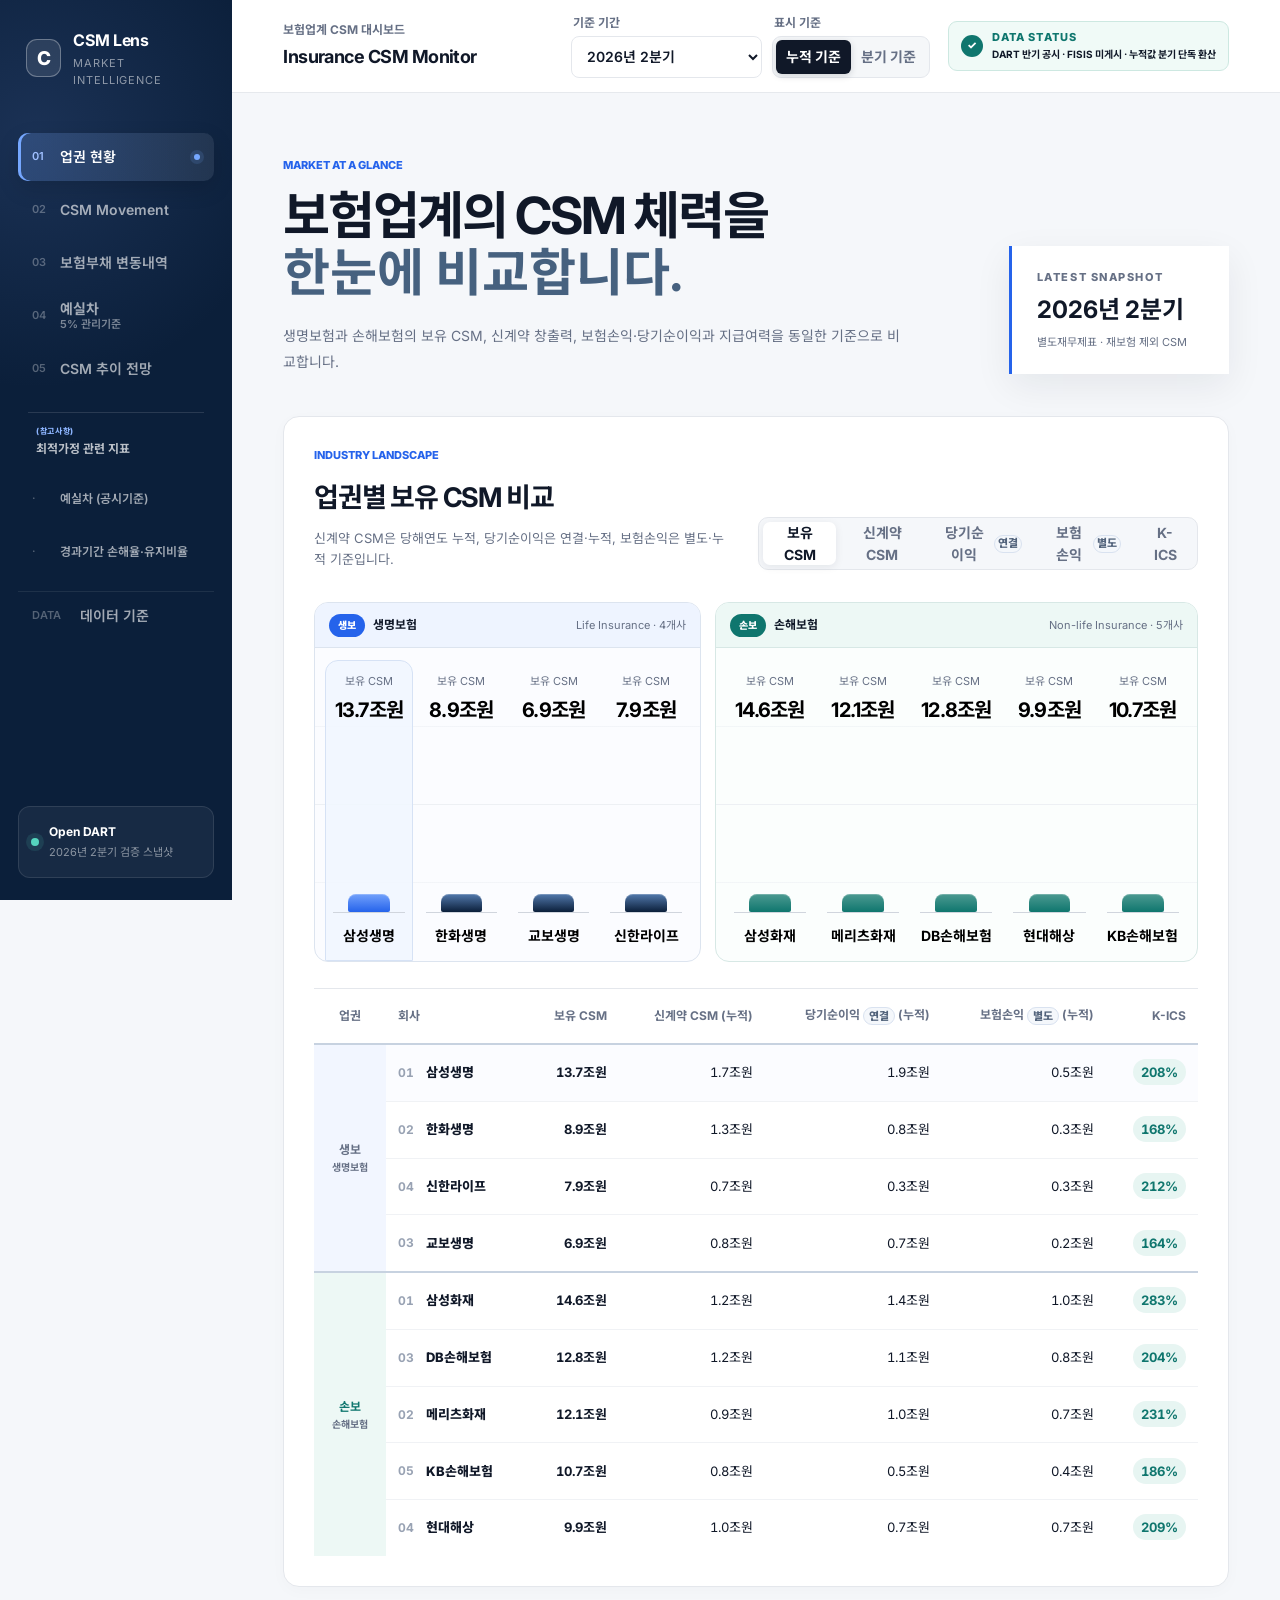
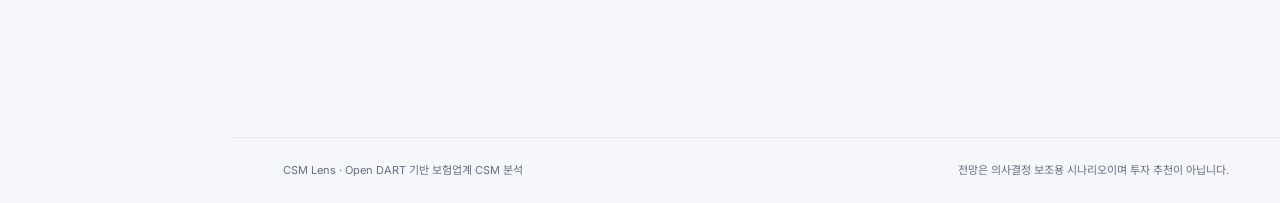
<file: index.html>
<!doctype html>
<html lang="ko">
  <head>
    <meta charset="utf-8" />
    <meta name="viewport" content="width=device-width, initial-scale=1" />
    <meta http-equiv="refresh" content="0; url=/csm-prototype/index.html" />
    <title>CSM Lens</title>
    <script>
      window.location.replace("/csm-prototype/index.html");
    </script>
    <noscript>
      <meta http-equiv="refresh" content="0; url=/csm-prototype/index.html" />
    </noscript>
  </head>
  <body>
    <p>
      <a href="/csm-prototype/index.html">Go to CSM Lens dashboard</a>
    </p>
  </body>
</html>
</file>
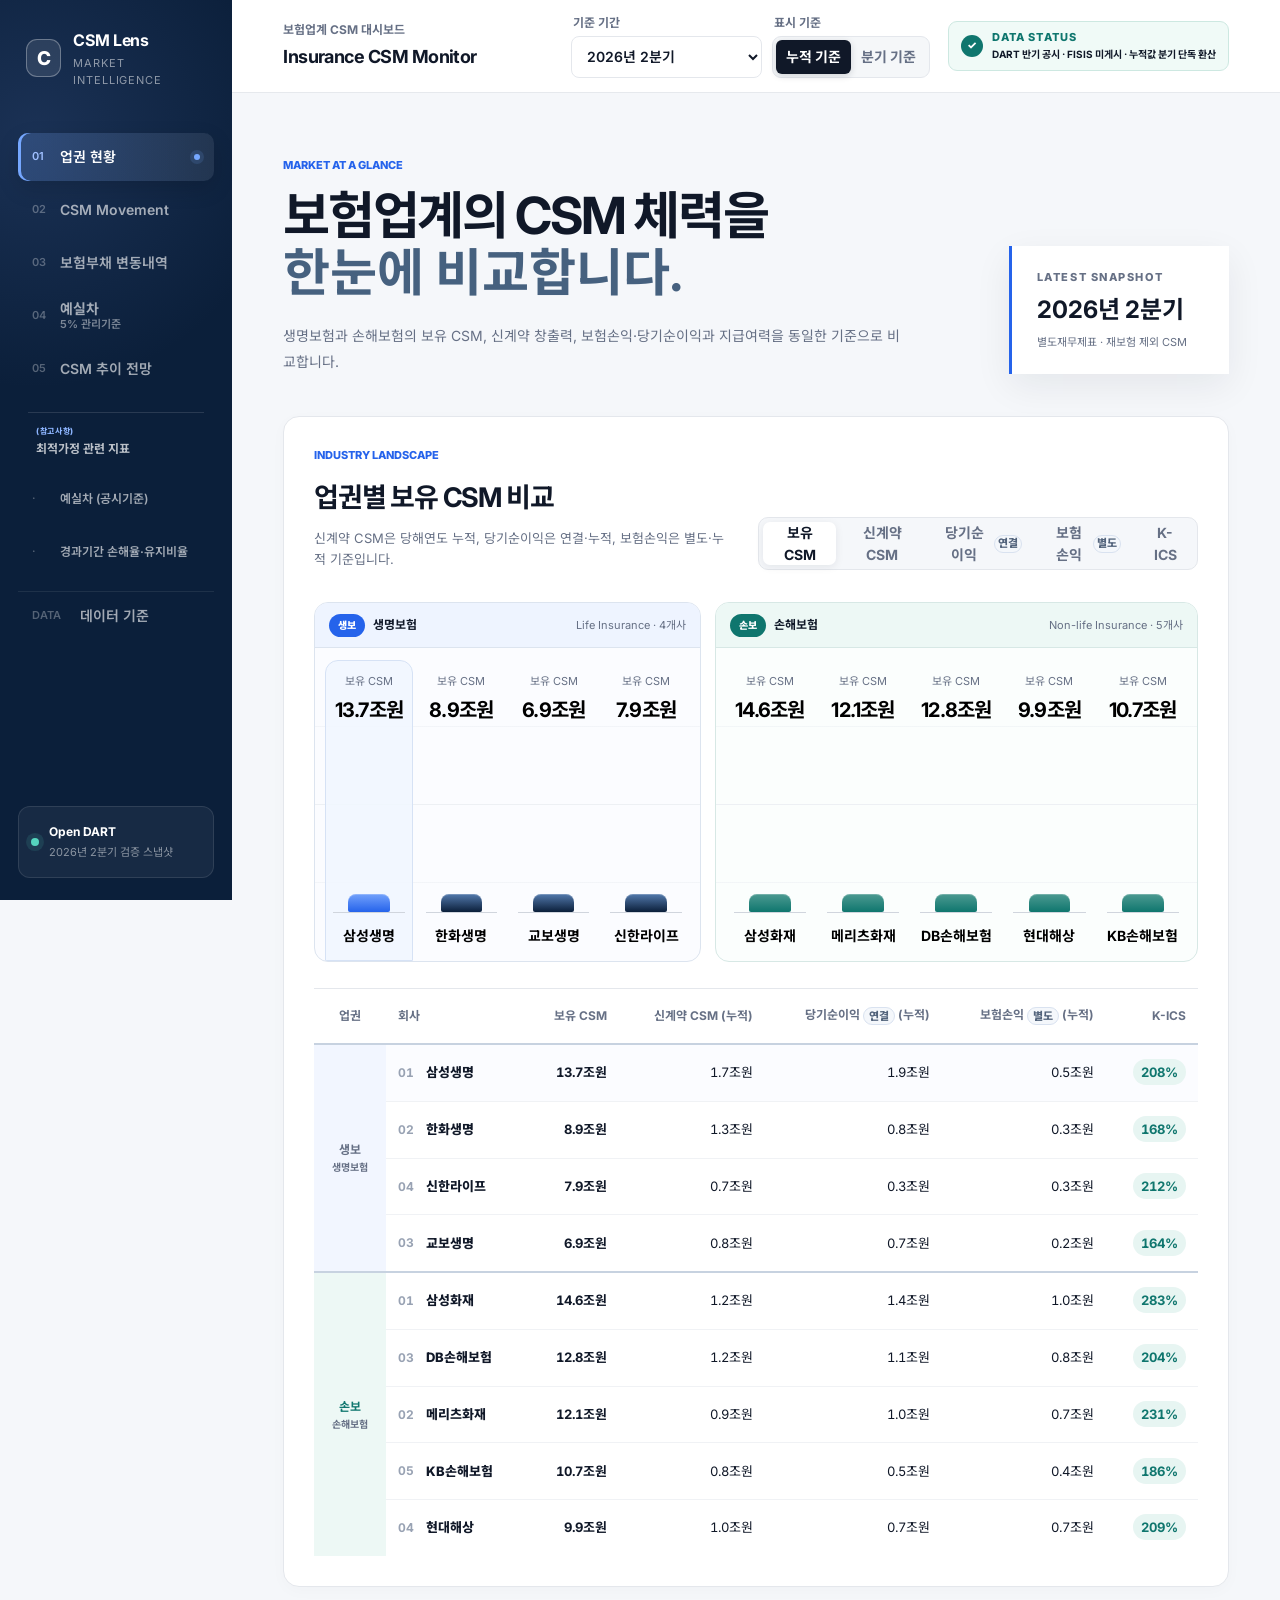
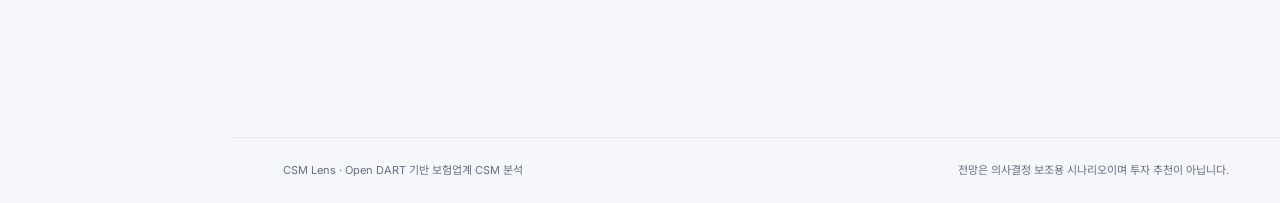
<file: csm-prototype/index.html>
<!doctype html>
<html lang="ko">
  <head>
    <meta charset="utf-8" />
    <meta name="viewport" content="width=device-width, initial-scale=1" />
    <meta name="description" content="국내 보험업권 CSM 현황과 보유 CSM 전망을 한눈에 보는 대시보드" />
    <title>CSM Lens · Insurance Market Intelligence</title>
    <link rel="preconnect" href="https://fonts.googleapis.com" />
    <link rel="preconnect" href="https://fonts.gstatic.com" crossorigin />
    <link
      href="https://fonts.googleapis.com/css2?family=Inter:wght@400;500;600;700;800&family=Noto+Sans+KR:wght@400;500;600;700;800&display=swap"
      rel="stylesheet"
    />
    <link rel="stylesheet" href="./styles.css?v=20260901-market-basis-v106" />
  </head>
  <body>
    <div class="app-shell">
      <aside class="sidebar">
        <a class="brand" href="#market" aria-label="CSM Lens 홈">
          <span class="brand-symbol">C</span>
          <span class="brand-copy">
            <strong>CSM Lens</strong>
            <small>Market intelligence</small>
          </span>
        </a>

        <div class="primary-nav-shell">
          <button class="nav-scroll-button nav-scroll-previous" type="button" data-nav-scroll="-1" aria-label="이전 대시보드 메뉴">‹</button>
          <nav class="primary-nav" aria-label="주요 화면">
          <a class="nav-link is-active" href="#market" data-section-link="market">
            <span class="nav-number">01</span>
            <span>업권 현황</span>
          </a>
          <a class="nav-link" href="#movement" data-section-link="movement">
            <span class="nav-number">02</span>
            <span>CSM Movement</span>
          </a>
          <a class="nav-link" href="#liability-assumption" data-section-link="liability-assumption">
            <span class="nav-number">03</span>
            <span>보험부채 변동내역</span>
          </a>
          <a class="nav-link" href="#claim-experience" data-section-link="claim-experience">
            <span class="nav-number">04</span>
            <span class="nav-label-stack"><b>예실차</b><small>5% 관리기준</small></span>
          </a>
          <a class="nav-link" href="#trend" data-section-link="trend">
            <span class="nav-number">05</span>
            <span>CSM 추이 전망</span>
          </a>
          <div class="nav-group-label" aria-hidden="true">
            <span>(참고사항)</span>
            <strong>최적가정 관련 지표</strong>
          </div>
          <a class="nav-link nav-reference-link" href="#claim-public" data-section-link="claim-public">
            <span class="nav-number">·</span>
            <span>예실차 (공시기준)</span>
          </a>
          <a class="nav-link nav-reference-link" href="#duration-metrics" data-section-link="duration-metrics">
            <span class="nav-number">·</span>
            <span>경과기간 손해율·유지비율</span>
          </a>
          <a class="nav-link nav-quality-link" href="#quality" data-section-link="quality">
            <span class="nav-number">DATA</span>
            <span>데이터 기준</span>
          </a>
          </nav>
          <button class="nav-scroll-button nav-scroll-next" type="button" data-nav-scroll="1" aria-label="다음 대시보드 메뉴">›</button>
        </div>

        <div class="sidebar-status">
          <span class="status-dot" aria-hidden="true"></span>
          <div>
            <strong>Open DART</strong>
            <small id="sidebar-status-text">검증 스냅샷 연결</small>
          </div>
        </div>
      </aside>

      <div class="page-shell">
        <header class="topbar">
          <div>
            <p class="breadcrumb">보험업계 CSM 대시보드</p>
            <h1>Insurance CSM Monitor</h1>
          </div>
          <div class="global-controls">
            <label>
              <span>기준 기간</span>
              <select id="period-select" aria-label="분석 기간"></select>
            </label>
            <div class="basis-control">
              <span>표시 기준</span>
              <div class="basis-toggle" role="group" aria-label="실적 표시 기준">
                <button type="button" class="is-active" data-value-basis="cumulative" aria-pressed="true">누적 기준</button>
                <button type="button" data-value-basis="quarter" aria-pressed="false">분기 기준</button>
              </div>
            </div>
            <div class="verified-badge">
              <span class="verified-mark">✓</span>
              <span>
                <small>DATA STATUS</small>
                <strong id="verified-label">DART 검산</strong>
              </span>
            </div>
          </div>
        </header>

        <main>
          <div class="dashboard-page is-active" id="market" data-page-section="market">
          <section class="hero section-block">
            <div class="hero-copy">
              <p class="section-kicker">MARKET AT A GLANCE</p>
              <h2>
                보험업계의 CSM 체력을<br />
                <span>한눈에 비교합니다.</span>
              </h2>
              <p>
                생명보험과 손해보험의 보유 CSM, 신계약 창출력, 보험손익·당기순이익과 지급여력을
                동일한 기준으로 비교합니다.
              </p>
            </div>
            <div class="hero-period">
              <span>LATEST SNAPSHOT</span>
              <strong id="hero-period-label">2025년말</strong>
              <small>별도재무제표 · 재보험 제외 CSM</small>
            </div>
          </section>

          <section class="panel industry-panel">
            <div class="panel-header">
              <div>
                <p class="section-kicker">INDUSTRY LANDSCAPE</p>
                <h2 id="industry-comparison-title" aria-live="polite">업권별 보유 CSM 비교</h2>
                <p id="industry-basis-note">당해연도 누적 기준으로 회사별 규모와 상대 위치를 비교합니다.</p>
              </div>
              <div class="metric-tabs" role="group" aria-label="비교 지표">
                <button type="button" class="metric-tab is-active" data-market-metric="csm">보유 CSM</button>
                <button type="button" class="metric-tab" data-market-metric="newbiz">신계약 CSM</button>
                <button type="button" class="metric-tab metric-tab-with-basis" data-market-metric="netIncome">
                  <span>당기순이익</span><small class="metric-basis-badge">연결</small>
                </button>
                <button type="button" class="metric-tab metric-tab-with-basis" data-market-metric="insurance">
                  <span>보험손익</span><small class="metric-basis-badge">별도</small>
                </button>
                <button type="button" class="metric-tab" data-market-metric="kics">K-ICS</button>
              </div>
            </div>
            <div class="industry-board" id="industry-board"></div>
            <div class="comparison-table-wrap">
              <div class="horizontal-scroll-hint" aria-hidden="true">좌우로 이동해 전체 지표 보기</div>
              <table class="comparison-table">
                <thead>
                  <tr>
                    <th class="table-sector-heading">업권</th>
                    <th class="table-company-heading">회사</th>
                    <th>보유 CSM</th>
                    <th id="comparison-newbiz-heading">신계약 CSM (누적)</th>
                    <th id="comparison-net-income-heading">당기순이익 <small class="metric-basis-badge">연결</small> (누적)</th>
                    <th id="comparison-insurance-heading">보험손익 <small class="metric-basis-badge">별도</small> (누적)</th>
                    <th>K-ICS</th>
                  </tr>
                </thead>
                <tbody id="comparison-table-body"></tbody>
              </table>
            </div>
          </section>
          </div>

          <section class="dashboard-page section-block movement-section" id="movement" data-page-section="movement" hidden>
            <div class="section-heading">
              <div>
                <p class="section-kicker">IR MOVEMENT FORMAT</p>
                <h2>CSM Movement</h2>
                <p>
                  현행 IR 자료와 동일한 순서로 기시 CSM에서 기말 CSM까지의 증감 요인을 표시합니다.
                </p>
              </div>
              <div class="movement-total">
                <span>데이터 커버리지</span>
                <strong id="movement-coverage-value">2 / 9</strong>
                <small>공시 파싱 완료 회사</small>
              </div>
            </div>

            <article class="panel movement-board">
              <div class="movement-board-header">
                <span>단위: 조원</span>
                <span id="movement-basis-note">누적 기준 · 기시는 전년도말 · 공란은 데이터 미수집 상태입니다.</span>
              </div>
              <div class="movement-table-wrap">
                <div class="horizontal-scroll-hint" aria-hidden="true">좌우로 이동해 기말 CSM까지 보기</div>
                <table class="movement-table">
                  <thead>
                    <tr>
                      <th class="table-sector-heading">업권</th>
                      <th class="table-company-heading">회사</th>
                      <th>기시 CSM</th>
                      <th>신계약</th>
                      <th>이자부리</th>
                      <th>CSM 조정 등</th>
                      <th>CSM 상각</th>
                      <th>기말 CSM</th>
                      <th>Movement 흐름</th>
                    </tr>
                  </thead>
                  <tbody id="movement-table-body"></tbody>
                </table>
              </div>
            </article>
          </section>

          <section class="dashboard-page section-block forecast-section" id="trend" data-page-section="trend" hidden>
            <div class="section-heading">
              <div>
                <p class="section-kicker">HISTORY &amp; FORWARD VIEW</p>
                <h2>CSM 추이 전망</h2>
                <p id="forecast-heading-copy">
                  과거 실적에 이어 향후 1년부터 5년까지 매년 Base와 Worst로 전망합니다.
                </p>
              </div>
              <div class="forecast-basis">
                <span>연간 전망 구간</span>
                <strong id="forecast-basis-label">1Y · 2Y · 3Y · 4Y · 5Y</strong>
              </div>
            </div>

            <article class="panel peer-trend-panel" aria-labelledby="peer-trend-title">
              <div class="peer-trend-heading">
                <div>
                  <p class="section-kicker">NINE-COMPANY CSM TREND</p>
                  <h3 id="peer-trend-title">9개사 보유 CSM 추이</h3>
                  <p>9개사의 실적과 5개년 전망을 하나의 금액축에서 연결하고, 최근 실적과 최종 전망을 직접 표시합니다.</p>
                </div>
                <div class="peer-trend-actions">
                  <div class="peer-trend-scenario" role="group" aria-label="9개사 CSM 전망 시나리오">
                    <button class="is-active" type="button" data-peer-trend-scenario="base" aria-pressed="true">Base</button>
                    <button type="button" data-peer-trend-scenario="worst" aria-pressed="false">Worst</button>
                  </div>
                  <button class="peer-trend-reset" type="button" id="peer-trend-reset" hidden>전체 비교</button>
                </div>
              </div>
              <div class="peer-trend-chart-scroll">
                <div class="peer-trend-chart" id="peer-trend-chart" aria-live="polite"></div>
              </div>
              <p class="peer-trend-note"><span>● 생보 · ■ 손보</span><span>실선 실적 · 점선 전망</span></p>
            </article>

            <article class="panel forecast-method-panel" aria-labelledby="forecast-method-title">
              <div class="forecast-method-heading">
                <div>
                  <p class="section-kicker">EXPLAINABLE FORECAST</p>
                  <h3 id="forecast-method-title">CSM 전망은 이렇게 계산합니다</h3>
                  <p>최근 실적에서 출발해 신계약 성장과 CSM 감소요인을 매년 더하고 빼는 방식입니다.</p>
                </div>
                <a href="../CSM_FORECAST_METHODOLOGY.md" target="_blank" rel="noreferrer">상세 방법론 문서 ↗</a>
              </div>
              <div class="forecast-method-formula">
                <span>매년 기말 CSM</span>
                <strong>기시 CSM + 신계약 CSM + 이자부리 + CSM 조정 - CSM 상각</strong>
              </div>
              <div class="forecast-method-steps forecast-base-method-steps">
                <div><span>01 · 출발점</span><strong>최신 실제 CSM</strong><small>공시된 최근 실적과 확정된 분기 Movement에서 시작</small></div>
                <div><span>02 · 단기 전망</span><strong>2026년 사업 흐름 반영</strong><small>확정 분기, 과거 계절성, 최근 판매 흐름을 결합하고 확인된 경영목표는 Base에 우선 적용</small></div>
                <div><span>03 · 5개년 전망</span><strong>당해연도 전망까지 포함한 최근 3개년 흐름</strong><small>2024·2025년 실적과 2026년 Base 전망으로 신계약 추세율과 CSM 조정률을 계산하고 2030년까지 매년 연결</small></div>
              </div>
              <div class="forecast-method-note">
                <strong>시나리오 구분</strong>
                <span><b>Base</b> 최근 사업 흐름을 이어간 전망</span>
                <span><b>Worst</b> 전 보험사 공통으로 신계약 CSM 10% 감소, CSM 조정 10% 악화</span>
                <span>단, Base 조정 부담이 매우 작을 때만 기시 CSM의 1% 금액을 최소 하방으로 적용</span>
                <span>1~5년 수치는 회사 목표가 아닌 동일 산식의 시나리오 결과</span>
              </div>
            </article>

            <div class="trend-grid" id="trend-grid" aria-label="9개사 CSM 추이 전망"></div>

            <article class="panel forecast-summary-panel" aria-label="9개사 CSM 전망 요약">
              <div class="forecast-summary-wrap">
                <div class="horizontal-scroll-hint" aria-hidden="true">좌우로 이동해 5년 Worst까지 보기</div>
                <table class="forecast-summary-table">
                  <thead><tr><th class="table-sector-heading">업권</th><th class="table-company-heading">회사</th><th>최근 실적</th><th>2026 모델</th><th>2026 Base</th><th>2026 Worst</th><th>2027 Base</th><th>2027 Worst</th><th>2028 Base</th><th>2028 Worst</th><th>2029 Base</th><th>2029 Worst</th><th>2030 Base</th><th>2030 Worst</th><th>검증 상태</th></tr></thead>
                  <tbody id="forecast-summary-body"></tbody>
                </table>
              </div>
              <p class="forecast-disclaimer">본 전망은 의사결정 지원용 시나리오이며 회사 공식 가이던스가 아닙니다. 경영목표와 독립 모델의 차이는 경영목표 연결 조정으로 분리하고 그 내역과 출처 상태를 별도 보존합니다.</p>
            </article>
          </section>

          <section class="dashboard-page section-block assumption-section" id="liability-assumption" data-page-section="liability-assumption" hidden>
            <div class="section-heading">
              <div>
                <p class="section-kicker">ACTUARIAL ASSUMPTION IMPACT</p>
                <h2>보험부채 변동내역</h2>
              <p>연말 사업보고서에서 공시되는 계리적 가정 변경의 BEL·RA·CSM 영향을 회사별로 비교합니다.</p>
              </div>
              <div class="disclosure-basis">
                <span>최근 공시 기준</span>
                <strong id="liability-period-label">2025년말</strong>
                <small>표시 단위: 조원</small>
              </div>
            </div>
            <article class="panel disclosure-panel liability-assumption-panel">
              <div class="disclosure-note">
                <span><i class="liability-legend positive"></i>CSM 증가 <i class="liability-legend negative"></i>CSM 감소 · 중앙 세로선은 증감 기준점 · 모든 금액은 조원</span>
                <button class="disclosure-full-button" type="button" data-full-metric="liability">전체보기 ↗</button>
              </div>
              <div class="liability-summary-grid" id="liability-summary-grid"></div>
            </article>
          </section>

          <section class="dashboard-page section-block assumption-section" id="claim-experience" data-page-section="claim-experience" hidden>
            <div class="section-heading claim-section-heading">
              <div>
                <p class="section-kicker">EXPERIENCE VARIANCE</p>
                <h2>예실차</h2>
                <p>감독원의 업계 관리 목표인 ±5% 범위에서 보험금·사업비 예실차를 비교합니다.</p>
              </div>
              <div class="disclosure-basis">
                <span>5% 관리 대상</span>
                <strong id="management-period-label">2025년말</strong>
                <small>별도 · 단위: %</small>
              </div>
            </div>
            <article class="panel disclosure-panel management-experience-panel">
              <div class="disclosure-note">
                <div class="claim-formula-note">
                  <strong>목표 범위 ±5% · 양수 우호적 / 음수 비우호적</strong>
                  <span>보험금 예실차 = 예상보험금 − 실제보험금 · 사업비 예실차 = 예상사업비 − 실제사업비</span>
                  <span>원천: 각 회사 홈페이지의 별도 SAP 손익계산서 · 공개된 예상금액 분모가 없으면 비율을 임의로 채우지 않습니다.</span>
                </div>
                <button class="disclosure-full-button" type="button" data-full-metric="management">전체보기 ↗</button>
              </div>
              <div class="management-experience-grid" id="management-experience-grid"></div>
            </article>
          </section>

          <section class="dashboard-page section-block assumption-section reference-section" id="claim-public" data-page-section="claim-public" hidden>
            <div class="section-heading claim-section-heading">
              <div>
                <p class="section-kicker">BEST-ESTIMATE REFERENCE</p>
                <h2>예실차 (공시기준)</h2>
                <p>보험금 예실차 비율은 Open DART 연결재무제표 주석의 예상손해율과 실제손해율을 비교해 확인합니다.</p>
              </div>
              <div class="disclosure-basis">
                <span>공시 기준</span>
                <strong id="claim-period-label">2025년말</strong>
                <small>연결 · 단위: %</small>
              </div>
            </div>
            <article class="panel disclosure-panel">
              <div class="disclosure-note">
                <div class="claim-formula-note">
                  <strong>예실차 비율 = 예상손해율 − 실제손해율</strong>
                  <span>예상손해율 = 당기 예상보험금(종신연금지급금 포함) ÷ 당기 실제위험보험료</span>
                  <span>실제손해율 = (당기 발생보험금 + 당기 발생사고요소조정) ÷ 당기 실제위험보험료</span>
                </div>
                <button class="disclosure-full-button" type="button" data-full-metric="claim">전체보기 ↗</button>
              </div>
              <div class="claim-summary-grid" id="claim-summary-grid"></div>
            </article>
          </section>

          <section class="dashboard-page section-block assumption-section reference-section" id="duration-metrics" data-page-section="duration-metrics" hidden>
            <div class="section-heading reference-page-heading">
              <div>
                <p class="section-kicker">BEST-ESTIMATE REFERENCE</p>
                <h2>경과기간 손해율·유지비율</h2>
                <p>손해율과 유지비율을 선택해 연결재무제표 주석의 경과기간별 흐름을 비교합니다.</p>
              </div>
            </div>
            <div class="duration-view-tabs" role="tablist" aria-label="경과기간 지표 선택">
              <button class="is-active" id="duration-loss-tab" type="button" role="tab" aria-selected="true" aria-controls="loss-duration" data-duration-metric="loss">손해율</button>
              <button id="duration-expense-tab" type="button" role="tab" aria-selected="false" aria-controls="expense-duration" data-duration-metric="expense">유지비율</button>
            </div>
            <div class="duration-metrics-stack">
              <section class="duration-metric-section" id="loss-duration" role="tabpanel" aria-labelledby="duration-loss-tab" data-duration-panel="loss">
                <div class="section-heading duration-section-heading">
                  <div>
                    <p class="section-kicker">LOSS RATIO BY DURATION</p>
                    <h3>(경과기간별) 손해율 현황</h3>
                    <p>보험계약 경과기간별 예상보험금, 위험보험료와 그 비율을 동일한 표 구조로 비교합니다.</p>
                  </div>
                  <div class="disclosure-basis"><span>공시 기준</span><strong id="loss-period-label">2025년말</strong><small>비율: %</small></div>
                </div>
                <article class="panel disclosure-panel">
                  <div class="disclosure-note"><span>비율 = 예상보험금 ÷ 위험보험료</span><button class="disclosure-full-button" type="button" data-full-metric="loss">전체보기 ↗</button></div>
                  <div class="compact-ratio-wrap">
                    <div class="horizontal-scroll-hint" aria-hidden="true">좌우로 이동해 장기 경과구간 보기</div>
                    <table class="compact-ratio-table" id="loss-ratio-summary-table">
                      <thead id="loss-ratio-summary-head"></thead>
                      <tbody id="loss-ratio-summary-body"></tbody>
                    </table>
                  </div>
                </article>
              </section>

              <section class="duration-metric-section" id="expense-duration" role="tabpanel" aria-labelledby="duration-expense-tab" data-duration-panel="expense" hidden>
                <div class="section-heading duration-section-heading">
                  <div>
                    <p class="section-kicker">EXPENSE RATIO BY DURATION</p>
                    <h3>(경과기간별) 유지비율 현황</h3>
                    <p>보험계약 경과기간별 예상유지비, 예정유지비와 그 비율을 연결 주석 기준으로 비교합니다.</p>
                  </div>
                  <div class="disclosure-basis"><span>공시 기준</span><strong id="expense-period-label">2025년말</strong><small>비율: %</small></div>
                </div>
                <article class="panel disclosure-panel">
                  <div class="disclosure-note"><span>비율 = 예상유지비 ÷ 예정유지비</span><button class="disclosure-full-button" type="button" data-full-metric="expense">전체보기 ↗</button></div>
                  <div class="compact-ratio-wrap">
                    <div class="horizontal-scroll-hint" aria-hidden="true">좌우로 이동해 장기 경과구간 보기</div>
                    <table class="compact-ratio-table" id="expense-ratio-summary-table">
                      <thead id="expense-ratio-summary-head"></thead>
                      <tbody id="expense-ratio-summary-body"></tbody>
                    </table>
                  </div>
                </article>
              </section>
            </div>
          </section>

          <section class="dashboard-page section-block quality-section" id="quality" data-page-section="quality" hidden>
            <div class="quality-intro">
              <p class="section-kicker">DATA TRUST</p>
              <h2>데이터 원본과 검증 기준</h2>
              <p>
                원본에서 읽는 값, 교차검증에 쓰는 값, 일치 판정 방식까지 공개합니다.
                선택한 회사와 기간의 실제 출처·표 번호·파싱 과정·검증 결과도 아래에서 추적할 수 있습니다.
              </p>
            </div>
            <div class="quality-grid" id="quality-grid"></div>

            <div class="quality-protocol" aria-labelledby="quality-protocol-title">
              <div class="quality-subheading">
                <span>STANDARD PROCESS</span>
                <h3 id="quality-protocol-title">원본 수집부터 확정까지</h3>
              </div>
              <ol class="protocol-steps">
                <li>
                  <span class="protocol-number">01</span>
                  <div>
                    <strong>지표별 원본 선택</strong>
                    <p>CSM과 공시기준 지표는 Open DART를 사용합니다. 관리기준 예실차는 각 회사 홈페이지의 결산 별도 SAP 손익계산서·공식 팩트시트만 원본으로 사용합니다.</p>
                  </div>
                </li>
                <li>
                  <span class="protocol-number">02</span>
                  <div>
                    <strong>기준 통일·재계산</strong>
                    <p>연결·별도와 기간·단위를 먼저 고정합니다. 관리기준은 억원으로 통일한 뒤 종합·보험금·사업비 예실차 금액과 각 예상금액 대비 비율을 다시 계산합니다.</p>
                  </div>
                </li>
                <li>
                  <span class="protocol-number">03</span>
                  <div>
                    <strong>원문 구성항목 검증</strong>
                    <p>관리기준은 원문 시트·열·행·부호·원단위를 대조하고 구성항목으로 결과와 비율을 재검산합니다. SAP 세부 분모가 없으면 공시기준이나 다른 지표로 대체하지 않습니다.</p>
                  </div>
                </li>
                <li>
                  <span class="protocol-number">04</span>
                  <div>
                    <strong>판정·이력 보존</strong>
                    <p>세부항목 재계산·공식 결과값·분모 미공개를 구분해 기록합니다. 없는 연도와 비율은 추정하지 않으며 첨부 양식과 ref_data는 화면 구조 참고에만 사용합니다.</p>
                  </div>
                </li>
              </ol>
            </div>

            <div class="quality-methodology" aria-labelledby="quality-methodology-title">
              <div class="quality-subheading">
                <span>METRIC DICTIONARY</span>
                <h3 id="quality-methodology-title">지표별 원본값과 검증 방식</h3>
              </div>
              <div class="quality-table-wrap">
                <div class="horizontal-scroll-hint" aria-hidden="true">좌우로 이동해 검증 방식까지 보기</div>
                <table class="quality-method-table">
                  <thead>
                    <tr>
                      <th>지표</th>
                      <th>원본 소스 · 읽는 값</th>
                      <th>검증 소스 · 비교값</th>
                      <th>판정 방식</th>
                    </tr>
                  </thead>
                  <tbody id="quality-method-table-body"></tbody>
                </table>
              </div>
              <div class="quality-history" aria-labelledby="quality-history-title">
                <div class="quality-subheading">
                  <span>METHOD CHANGE LOG</span>
                  <h3 id="quality-history-title">파싱·검증 기준 변경 이력</h3>
                </div>
                <div class="quality-history-list" id="quality-method-history"></div>
              </div>
            </div>

            <div class="quality-audit" aria-labelledby="quality-audit-title">
              <div class="quality-audit-header">
                <div class="quality-subheading">
                  <span>SELECTED DATA LINEAGE</span>
                  <h3 id="quality-audit-title">선택 데이터 감사 기록</h3>
                </div>
                <span class="quality-audit-period" id="quality-audit-period"></span>
              </div>
              <div class="quality-source-record" id="quality-source-record"></div>
              <div class="quality-processing-record" id="quality-processing-record"></div>
              <div class="quality-audit-grid" id="quality-audit-grid"></div>
            </div>
          </section>
        </main>

        <footer>
          <span>CSM Lens · Open DART 기반 보험업계 CSM 분석</span>
          <span>전망은 의사결정 보조용 시나리오이며 투자 추천이 아닙니다.</span>
        </footer>
      </div>
    </div>

    <dialog class="trend-modal" id="trend-modal" aria-labelledby="trend-modal-title">
      <div class="trend-modal-shell">
        <div class="trend-modal-header">
          <div>
            <p class="section-kicker">COMPANY DETAIL</p>
            <h2 id="trend-modal-title">회사 CSM 추이</h2>
            <p id="trend-modal-subtitle">과거 실적과 연도말 전망</p>
          </div>
          <button type="button" class="modal-close" id="trend-modal-close" aria-label="상세 닫기">×</button>
        </div>
        <div id="trend-modal-content"></div>
      </div>
    </dialog>

    <dialog class="trend-modal movement-modal" id="movement-modal" aria-labelledby="movement-modal-title">
      <div class="trend-modal-shell">
        <div class="trend-modal-header">
          <div>
            <p class="section-kicker">IR MOVEMENT DETAIL</p>
            <h2 id="movement-modal-title">회사 CSM Movement</h2>
            <p id="movement-modal-subtitle">실제 공시값 기준 Movement</p>
          </div>
          <button type="button" class="modal-close" id="movement-modal-close" aria-label="Movement 상세 닫기">×</button>
        </div>
        <div id="movement-modal-content"></div>
      </div>
    </dialog>

    <dialog class="trend-modal assumption-modal" id="assumption-table-modal" aria-labelledby="assumption-table-modal-title">
      <div class="trend-modal-shell">
        <div class="trend-modal-header">
          <div><p class="section-kicker">FULL DISCLOSURE TABLE</p><h2 id="assumption-table-modal-title">전체보기</h2><p id="assumption-table-modal-subtitle"></p></div>
          <div class="modal-header-actions">
            <button type="button" class="modal-download" id="assumption-table-download" aria-label="전체보기 데이터를 Excel 파일로 다운로드" aria-live="polite" disabled><span aria-hidden="true">↓</span> Excel 다운로드</button>
            <button type="button" class="modal-close" id="assumption-table-modal-close" aria-label="전체보기 닫기">×</button>
          </div>
        </div>
        <div id="assumption-table-modal-content"></div>
      </div>
    </dialog>

    <dialog class="trend-modal assumption-chart-modal" id="assumption-chart-modal" aria-labelledby="assumption-chart-modal-title">
      <div class="trend-modal-shell">
        <div class="trend-modal-header">
          <div><p class="section-kicker">DURATION PROFILE</p><h2 id="assumption-chart-modal-title">기간별 흐름</h2><p id="assumption-chart-modal-subtitle"></p></div>
          <button type="button" class="modal-close" id="assumption-chart-modal-close" aria-label="기간별 흐름 닫기">×</button>
        </div>
        <div id="assumption-chart-modal-content"></div>
      </div>
    </dialog>

    <script src="./dashboard-data.generated.js?v=20260901-hanwha-kics-v8"></script>
    <script src="./assumption-data.generated.js?v=20260804-official-source-v4"></script>
    <script src="./forecast-data.generated.js?v=20260821-five-year-v9"></script>
    <script src="./liability-assumption-data.generated.js?v=20260804-official-source-v4"></script>
    <script src="./management-experience-data.generated.js?v=20260821-v4"></script>
    <script src="./xlsx-export.js?v=20260820-v1"></script>
    <script src="./script.js?v=20260901-market-basis-v106"></script>
  </body>
</html>
</file>
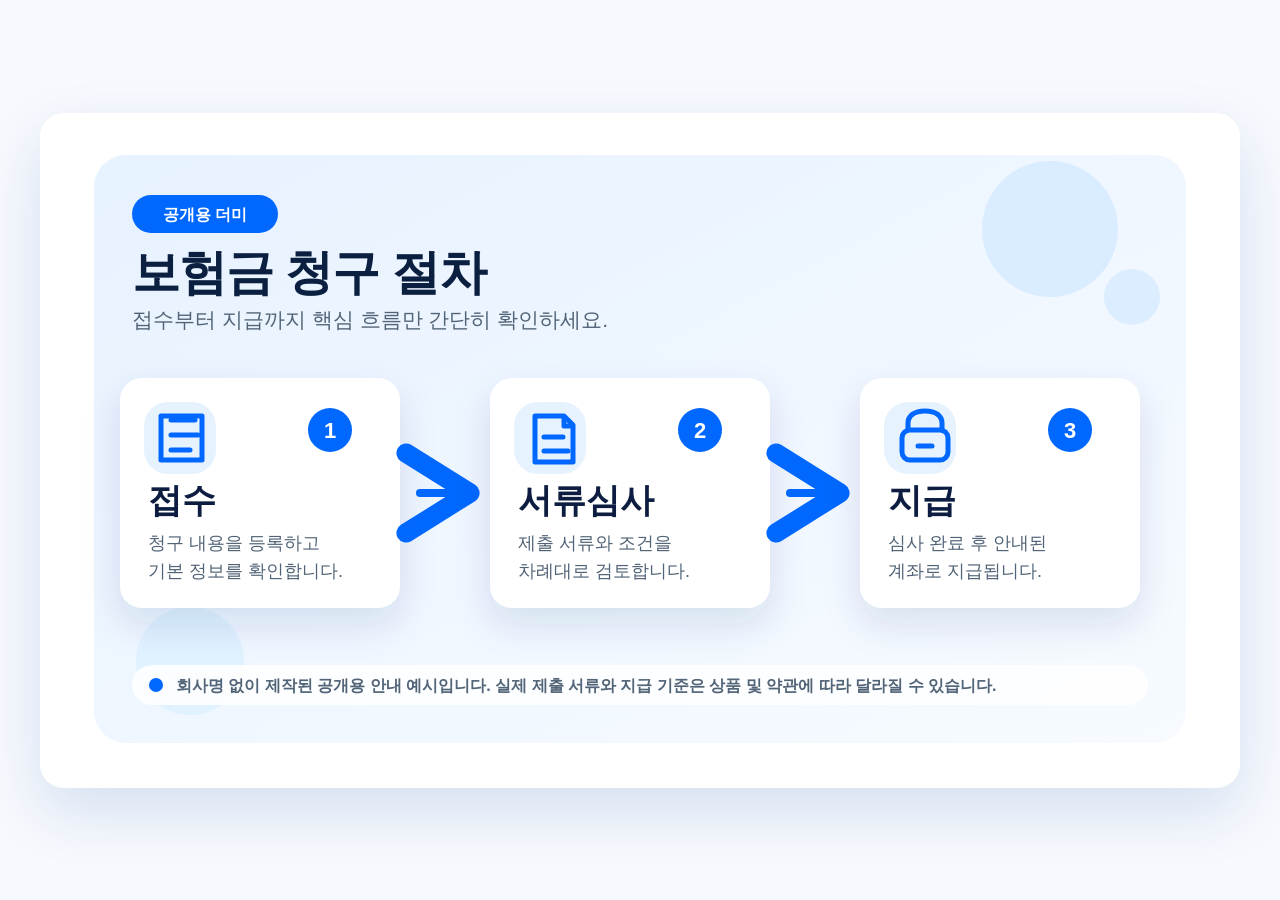
<file: outputs/insurance-claim-procedure-infographic.html>
<!doctype html>
<html lang="ko">
  <head>
    <meta charset="utf-8" />
    <meta name="viewport" content="width=device-width, initial-scale=1" />
    <title>보험금 청구 절차 인포그래픽</title>
    <style>
      :root {
        --blue: #0068ff;
        --pale-blue: #e7f2ff;
        --ink: #0b1f40;
        --muted: #526477;
        --page: #f6f9fd;
      }

      * {
        box-sizing: border-box;
      }

      body {
        min-height: 100vh;
        margin: 0;
        display: grid;
        place-items: center;
        padding: 32px;
        font-family:
          Pretendard, "Noto Sans KR", "Apple SD Gothic Neo", "Segoe UI",
          sans-serif;
        background: var(--page);
        color: var(--ink);
      }

      main {
        width: min(100%, 1200px);
      }

      img {
        display: block;
        width: 100%;
        height: auto;
        border-radius: 24px;
        box-shadow: 0 24px 60px rgba(0, 64, 160, 0.13);
      }

      .text-check {
        position: absolute;
        width: 1px;
        height: 1px;
        overflow: hidden;
        clip: rect(0 0 0 0);
      }
    </style>
  </head>
  <body>
    <main aria-label="보험금 청구 절차 인포그래픽 미리보기">
      <img src="./insurance-claim-procedure-infographic.svg" alt="보험금 청구 절차: 접수에서 서류심사를 거쳐 지급으로 이어지는 파란색 계열 인포그래픽" />
      <p class="text-check">접수 → 서류심사 → 지급</p>
    </main>
  </body>
</html>
</file>
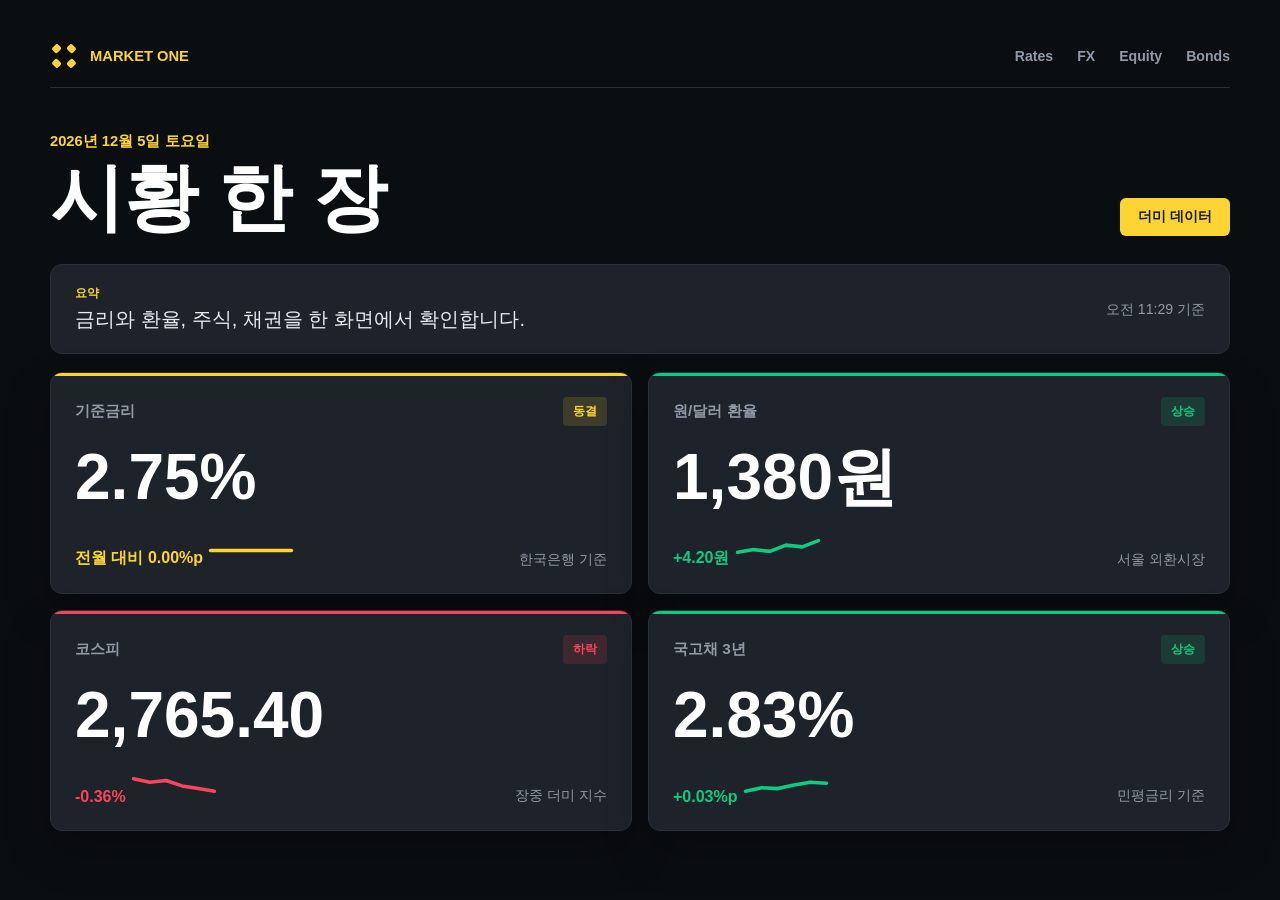
<file: outputs/market-dashboard-binance-preview.html>
<!doctype html>
<html lang="ko">
  <head>
    <meta charset="utf-8" />
    <meta name="viewport" content="width=device-width, initial-scale=1" />
    <title>시황 한 장 - Binance Style Preview</title>
    <link rel="stylesheet" href="../styles.css" />
  </head>
  <body>
    <main class="page-shell" aria-labelledby="page-title">
      <nav class="market-nav" aria-label="시장 대시보드">
        <a class="brand-mark" href="../index.html" aria-label="시황 한 장 홈">
          <span class="brand-symbol" aria-hidden="true">
            <span></span>
            <span></span>
            <span></span>
            <span></span>
          </span>
          <span>MARKET ONE</span>
        </a>
        <div class="nav-links" aria-label="시장 분류">
          <span>Rates</span>
          <span>FX</span>
          <span>Equity</span>
          <span>Bonds</span>
        </div>
      </nav>

      <header class="dashboard-header">
        <div>
          <p class="eyebrow" id="today-label">오늘</p>
          <h1 id="page-title">시황 한 장</h1>
        </div>
        <div class="data-badge" aria-label="데이터 상태">더미 데이터</div>
      </header>

      <section class="summary-strip" aria-label="시장 요약">
        <div>
          <span class="summary-label">요약</span>
          <strong>금리와 환율, 주식, 채권을 한 화면에서 확인합니다.</strong>
        </div>
        <span class="summary-time" id="updated-label">업데이트 준비 중</span>
      </section>

      <section class="metric-grid" id="metric-grid" aria-label="주요 시황 지표"></section>
    </main>

    <script src="../script.js"></script>
  </body>
</html>
</file>
<file: csm-prototype/styles.css>
:root {
  --ink: #101828;
  --ink-soft: #344054;
  --muted: #667085;
  --line: #e4e7ec;
  --line-strong: #d0d5dd;
  --canvas: #f5f7fa;
  --surface: #ffffff;
  --navy: #0b1f3a;
  --navy-soft: #e8eef7;
  --blue: #2563eb;
  --blue-soft: #eaf1ff;
  --cyan: #0e7490;
  --mint: #0f766e;
  --mint-soft: #e7f5f2;
  --sand: #9a6700;
  --sand-soft: #fff7df;
  --red: #c2414a;
  --red-soft: #fff0f1;
  --shadow: 0 12px 35px rgba(16, 24, 40, 0.07);
  --sidebar-width: 232px;
}

* {
  box-sizing: border-box;
}

html {
  scroll-behavior: smooth;
}

body {
  margin: 0;
  color: var(--ink);
  background: var(--canvas);
  font-family: "Inter", "Noto Sans KR", system-ui, sans-serif;
  -webkit-font-smoothing: antialiased;
}

button,
select {
  font: inherit;
}

button,
a,
select {
  -webkit-tap-highlight-color: transparent;
}

.app-shell {
  min-height: 100vh;
}

.sidebar {
  position: fixed;
  inset: 0 auto 0 0;
  z-index: 20;
  display: flex;
  width: var(--sidebar-width);
  flex-direction: column;
  padding: 28px 18px 22px;
  color: #fff;
  background:
    radial-gradient(circle at 15% 15%, rgba(67, 97, 155, 0.28), transparent 32%),
    var(--navy);
}

.brand {
  display: flex;
  align-items: center;
  gap: 12px;
  padding: 0 8px;
  color: inherit;
  text-decoration: none;
}

.brand-symbol {
  display: grid;
  width: 38px;
  height: 38px;
  place-items: center;
  border: 1px solid rgba(255, 255, 255, 0.3);
  border-radius: 11px;
  background: rgba(255, 255, 255, 0.1);
  font-size: 19px;
  font-weight: 800;
}

.brand-copy {
  display: grid;
  gap: 2px;
}

.brand-copy strong {
  font-size: 16px;
  letter-spacing: -0.02em;
}

.brand-copy small {
  color: rgba(255, 255, 255, 0.52);
  font-size: 10px;
  letter-spacing: 0.08em;
  text-transform: uppercase;
}

.primary-nav {
  display: grid;
  gap: 5px;
  margin-top: 44px;
}

.nav-link {
  display: grid;
  grid-template-columns: 28px 1fr auto;
  align-items: center;
  min-height: 44px;
  padding: 0 14px;
  border-radius: 10px;
  color: rgba(255, 255, 255, 0.62);
  font-size: 13px;
  font-weight: 600;
  text-decoration: none;
  transition: 160ms ease;
}

.nav-link:hover,
.nav-link.is-active {
  color: #fff;
  background: rgba(255, 255, 255, 0.09);
}

.nav-link.is-active {
  box-shadow:
    inset 3px 0 0 #75a7ff,
    0 8px 22px rgba(0, 0, 0, 0.14);
  background: linear-gradient(90deg, rgba(117, 167, 255, 0.22), rgba(255, 255, 255, 0.08));
}

.nav-link.is-active .nav-number {
  color: #9fc0ff;
}

.nav-link.is-active::after {
  width: 6px;
  height: 6px;
  margin-left: auto;
  border-radius: 50%;
  background: #75a7ff;
  box-shadow: 0 0 0 4px rgba(117, 167, 255, 0.14);
  content: "";
}

.nav-number {
  color: rgba(255, 255, 255, 0.3);
  font-size: 9px;
  letter-spacing: 0.08em;
}

.nav-label-stack {
  display: grid;
  gap: 1px;
  line-height: 1.15;
}

.nav-label-stack b {
  font-size: 13px;
  font-weight: 700;
}

.nav-label-stack small {
  color: rgba(255, 255, 255, 0.46);
  font-size: 9px;
  font-weight: 600;
}

.nav-link.is-active .nav-label-stack small {
  color: #b9d0ff;
}

.nav-group-label {
  display: grid;
  gap: 3px;
  margin: 14px 10px 4px;
  padding: 12px 8px 7px;
  border-top: 1px solid rgba(255, 255, 255, 0.12);
}

.nav-group-label span {
  color: #8db5ff;
  font-size: 8px;
  font-weight: 800;
  letter-spacing: 0.08em;
}

.nav-group-label strong {
  color: rgba(255, 255, 255, 0.72);
  font-size: 11px;
}

.nav-reference-link {
  min-height: 39px;
  font-size: 11px;
}

.nav-quality-link {
  grid-template-columns: 40px minmax(0, 1fr) auto;
  column-gap: 8px;
  margin-top: 10px;
  border-top: 1px solid rgba(255, 255, 255, 0.08);
  border-radius: 0 0 10px 10px;
}

.nav-quality-link .nav-number {
  min-width: 40px;
  white-space: nowrap;
}

.sidebar-status {
  display: flex;
  align-items: center;
  gap: 10px;
  margin-top: auto;
  padding: 16px 12px;
  border: 1px solid rgba(255, 255, 255, 0.1);
  border-radius: 12px;
  background: rgba(255, 255, 255, 0.05);
}

.status-dot {
  width: 8px;
  height: 8px;
  border-radius: 50%;
  background: #55d6be;
  box-shadow: 0 0 0 5px rgba(85, 214, 190, 0.12);
}

.sidebar-status div {
  display: grid;
  gap: 2px;
}

.sidebar-status strong {
  font-size: 11px;
}

.sidebar-status small {
  color: rgba(255, 255, 255, 0.5);
  font-size: 9px;
}

.page-shell {
  min-width: 0;
  margin-left: var(--sidebar-width);
}

.topbar {
  position: sticky;
  top: 0;
  z-index: 15;
  display: flex;
  min-height: 82px;
  align-items: center;
  justify-content: space-between;
  padding: 14px clamp(28px, 4vw, 64px);
  border-bottom: 1px solid rgba(228, 231, 236, 0.9);
  background: rgba(255, 255, 255, 0.92);
  backdrop-filter: blur(18px);
}

.topbar h1 {
  margin: 3px 0 0;
  font-size: 18px;
  letter-spacing: -0.03em;
}

.breadcrumb {
  margin: 0;
  color: var(--muted);
  font-size: 10px;
  font-weight: 700;
  letter-spacing: 0.06em;
}

.global-controls {
  display: flex;
  align-items: center;
  gap: 10px;
}

.global-controls label {
  display: grid;
  gap: 3px;
}

.global-controls label > span {
  padding-left: 2px;
  color: var(--muted);
  font-size: 9px;
  font-weight: 700;
}

.basis-control {
  display: grid;
  gap: 3px;
}

.basis-control > span {
  padding-left: 2px;
  color: var(--muted);
  font-size: 11px;
  font-weight: 700;
}

.basis-toggle {
  display: flex;
  height: 38px;
  padding: 3px;
  border: 1px solid var(--line);
  border-radius: 9px;
  background: #f5f7f9;
}

.basis-toggle button {
  min-width: 68px;
  padding: 0 10px;
  border: 0;
  border-radius: 6px;
  color: var(--muted);
  background: transparent;
  font-size: 11px;
  font-weight: 700;
  cursor: pointer;
}

.basis-toggle button.is-active {
  color: #fff;
  background: var(--ink);
  box-shadow: 0 2px 7px rgba(16, 24, 40, 0.16);
}

.basis-toggle button:focus-visible {
  outline: 2px solid var(--mint);
  outline-offset: 2px;
}

.global-controls select {
  min-width: 126px;
  height: 38px;
  padding: 0 30px 0 11px;
  border: 1px solid var(--line);
  border-radius: 8px;
  color: var(--ink);
  background: #fff;
  font-size: 11px;
  font-weight: 600;
}

.verified-badge {
  display: flex;
  align-items: center;
  gap: 9px;
  min-height: 42px;
  margin-left: 8px;
  padding: 7px 12px;
  border: 1px solid #cde8e1;
  border-radius: 9px;
  background: #f0faf7;
}

.verified-mark {
  display: grid;
  width: 22px;
  height: 22px;
  place-items: center;
  border-radius: 50%;
  color: #fff;
  background: var(--mint);
  font-size: 11px;
  font-weight: 800;
}

.verified-badge > span:last-child {
  display: grid;
  gap: 1px;
}

.verified-badge small {
  color: var(--mint);
  font-size: 7px;
  font-weight: 800;
  letter-spacing: 0.1em;
}

.verified-badge strong {
  font-size: 10px;
}

main {
  max-width: 1480px;
  margin: 0 auto;
  padding: 0 clamp(28px, 4vw, 64px) 80px;
}

.section-block {
  scroll-margin-top: 105px;
}

.dashboard-page[hidden] {
  display: none !important;
}

.dashboard-page.is-active {
  min-height: calc(100vh - 162px);
  animation: page-enter 180ms ease-out;
}

@keyframes page-enter {
  from {
    opacity: 0;
    transform: translateY(5px);
  }
  to {
    opacity: 1;
    transform: translateY(0);
  }
}

.hero {
  display: flex;
  min-height: 285px;
  align-items: flex-end;
  justify-content: space-between;
  padding: 64px 0 42px;
}

.section-kicker {
  margin: 0 0 13px;
  color: var(--blue);
  font-size: 9px;
  font-weight: 800;
  letter-spacing: 0.16em;
}

.hero h2,
.section-heading h2,
.panel-header h2,
.quality-intro h2 {
  margin: 0;
  letter-spacing: -0.045em;
}

.hero h2 {
  font-size: clamp(34px, 4vw, 56px);
  line-height: 1.12;
}

.hero h2 span {
  color: #46617f;
}

.hero-copy > p:last-child {
  max-width: 620px;
  margin: 22px 0 0;
  color: var(--muted);
  font-size: 14px;
  line-height: 1.8;
}

.hero-period {
  display: grid;
  min-width: 220px;
  gap: 5px;
  padding: 23px 25px;
  border-left: 3px solid var(--blue);
  background: #fff;
  box-shadow: var(--shadow);
}

.hero-period span {
  color: var(--muted);
  font-size: 8px;
  font-weight: 800;
  letter-spacing: 0.14em;
}

.hero-period strong {
  font-size: 24px;
}

.hero-period small {
  color: var(--muted);
  font-size: 9px;
}

.panel {
  border: 1px solid var(--line);
  border-radius: 16px;
  background: var(--surface);
  box-shadow: 0 4px 16px rgba(16, 24, 40, 0.025);
}

.industry-panel {
  margin-top: 0;
  padding: 30px;
}

.panel-header,
.section-heading {
  display: flex;
  align-items: flex-end;
  justify-content: space-between;
  gap: 24px;
}

.panel-header h2,
.section-heading h2,
.quality-intro h2 {
  font-size: 27px;
}

.panel-header p:last-child,
.section-heading > div:first-child > p:last-child,
.quality-intro > p:last-child {
  margin: 9px 0 0;
  color: var(--muted);
  font-size: 11px;
  line-height: 1.6;
}

.metric-tabs {
  display: flex;
  gap: 4px;
  padding: 4px;
  border: 1px solid var(--line);
  border-radius: 10px;
  background: var(--canvas);
}

.metric-tab {
  min-height: 32px;
  padding: 0 12px;
  border: 0;
  border-radius: 7px;
  color: var(--muted);
  background: transparent;
  font-size: 9px;
  font-weight: 700;
  cursor: pointer;
}

.metric-tab-with-basis {
  display: inline-flex;
  align-items: center;
  justify-content: center;
  gap: 5px;
}

.metric-basis-badge {
  display: inline-flex;
  align-items: center;
  justify-content: center;
  min-width: 28px;
  min-height: 18px;
  padding: 1px 5px;
  border: 1px solid #d9e2f0;
  border-radius: 999px;
  color: #53647c;
  background: #f4f7fb;
  font-size: 9px;
  font-weight: 800;
  line-height: 1;
  vertical-align: middle;
  white-space: nowrap;
}

.metric-tab.is-active .metric-basis-badge {
  border-color: #bfd0ee;
  color: var(--blue);
  background: #eef4ff;
}

.metric-tab.is-active {
  color: var(--ink);
  background: #fff;
  box-shadow: 0 2px 8px rgba(16, 24, 40, 0.08);
}

.industry-board {
  display: grid;
  grid-template-columns: minmax(0, 4fr) minmax(0, 5fr);
  gap: 14px;
  min-height: 320px;
  margin-top: 32px;
}

.industry-sector-group,
.sector-card-group {
  min-width: 0;
  overflow: hidden;
  border: 1px solid #dce4ef;
  border-radius: 14px;
  background: #fbfcff;
}

.industry-sector-group.sector-nonlife,
.sector-card-group.sector-nonlife {
  border-color: #d7e8e5;
  background: #fbfefd;
}

.sector-group-heading {
  display: flex;
  min-height: 45px;
  align-items: center;
  gap: 8px;
  padding: 10px 14px;
  border-bottom: 1px solid #dce4ef;
  background: #eef4ff;
}

.sector-nonlife > .sector-group-heading {
  border-bottom-color: #d7e8e5;
  background: #edf8f5;
}

.sector-group-heading span {
  display: grid;
  min-width: 36px;
  height: 23px;
  place-items: center;
  border-radius: 999px;
  color: #fff;
  background: var(--blue);
  font-size: 9px;
  font-weight: 900;
}

.sector-nonlife > .sector-group-heading span {
  background: var(--mint);
}

.sector-group-heading strong {
  font-size: 12px;
}

.sector-group-heading small {
  margin-left: auto;
  color: var(--muted);
  font-size: 8px;
}

.industry-sector-columns {
  display: grid;
  height: calc(100% - 45px);
  grid-template-columns: repeat(4, minmax(76px, 1fr));
  gap: 5px;
  padding: 12px 10px 0;
  background:
    linear-gradient(to bottom, transparent 24.8%, #edf0f4 25%, transparent 25.2%),
    linear-gradient(to bottom, transparent 49.8%, #edf0f4 50%, transparent 50.2%),
    linear-gradient(to bottom, transparent 74.8%, #edf0f4 75%, transparent 75.2%);
}

.sector-nonlife .industry-sector-columns {
  grid-template-columns: repeat(5, minmax(68px, 1fr));
}

.industry-column {
  display: grid;
  grid-template-rows: auto minmax(175px, 1fr) auto;
  gap: 12px;
  width: 100%;
  min-width: 0;
  padding: 12px 7px 14px;
  border: 1px solid transparent;
  border-radius: 13px 13px 0 0;
  text-align: center;
  background: transparent;
  cursor: pointer;
  transition: 160ms ease;
}

.industry-column:hover,
.industry-column.is-selected {
  border-color: #d6e2f5;
  background: rgba(242, 247, 255, 0.86);
}

.industry-column-plot {
  position: relative;
  display: flex;
  min-height: 175px;
  align-items: flex-end;
  justify-content: center;
  border-bottom: 1px solid var(--line-strong);
}

.industry-column-bar {
  display: block;
  width: min(58px, 58%);
  height: var(--column-height);
  min-height: 18px;
  border-radius: 8px 8px 2px 2px;
  background: linear-gradient(180deg, #5279ac, var(--navy));
  box-shadow: inset 0 1px rgba(255, 255, 255, 0.22);
  transition: height 350ms ease;
}

.sector-nonlife .industry-column-bar {
  background: linear-gradient(180deg, #4c9a91, var(--mint));
}

.industry-column.is-selected .industry-column-bar {
  background: linear-gradient(180deg, #72a1fb, var(--blue));
}

.industry-identity {
  display: flex;
  justify-content: center;
  align-items: center;
  gap: 7px;
  text-align: left;
}

.industry-identity span,
.industry-value {
  display: grid;
  gap: 4px;
}

.industry-identity strong {
  font-size: 9px;
}

.industry-identity small,
.industry-value small {
  color: var(--muted);
  font-size: 7px;
}

.industry-value {
  text-align: center;
}

.industry-value strong {
  font-size: 15px;
  letter-spacing: -0.04em;
}

.industry-value.is-empty strong {
  color: #b8c0cc;
}

.industry-column-empty {
  align-self: center;
  color: #a5adba;
  font-size: 7px;
  writing-mode: vertical-rl;
}

.comparison-table-wrap {
  overflow-x: auto;
  margin-top: 26px;
  border-top: 1px solid var(--line);
}

.comparison-table {
  width: 100%;
  border-collapse: collapse;
  font-size: 10px;
}

.comparison-table th {
  padding: 16px 12px 12px;
  color: var(--muted);
  font-size: 8px;
  font-weight: 700;
  text-align: right;
}

.comparison-table .table-sector-heading,
.comparison-table .sector-group-cell {
  width: 72px;
  text-align: center;
}

.comparison-table td {
  padding: 16px 12px;
  border-top: 1px solid #f0f2f5;
  text-align: right;
}

.comparison-table tr.is-selected td {
  background: #fbfcff;
}

.comparison-table .comparison-company-cell {
  text-align: left;
}

.table-company-layout {
  display: inline-flex;
  align-items: center;
  gap: 12px;
}

.comparison-table .table-company-heading {
  text-align: left;
}

.sector-group-cell,
.modal-sector-cell {
  width: 66px;
  color: var(--blue);
  text-align: center !important;
  vertical-align: middle;
  background: #f2f6ff !important;
  font-weight: 900;
}

.sector-group-cell.sector-nonlife,
.modal-sector-cell.sector-nonlife,
.liability-sector-cell.sector-nonlife {
  color: var(--mint);
  background: #edf8f5 !important;
}

.sector-group-cell span,
.sector-group-cell small,
.modal-sector-cell span,
.modal-sector-cell small,
.liability-sector-cell span,
.liability-sector-cell small {
  display: block;
}

.sector-group-cell span,
.modal-sector-cell span,
.liability-sector-cell span {
  font-size: 10px;
}

.sector-group-cell small,
.modal-sector-cell small,
.liability-sector-cell small {
  margin-top: 4px;
  color: var(--muted);
  font-size: 7px;
  font-weight: 700;
}

tr.sector-start > * {
  border-top: 2px solid #c7d2e0 !important;
}

.comparison-table td small {
  color: var(--muted);
  font-size: 8px;
}

.rank {
  color: #98a2b3;
  font-size: 9px;
  font-weight: 700;
}

.kics-pill {
  padding: 5px 8px;
  border-radius: 999px;
  color: var(--mint);
  background: var(--mint-soft);
  font-weight: 700;
}

.forecast-section,
.movement-section,
.assumption-section,
.quality-section {
  padding-top: 90px;
}

.disclosure-basis {
  display: grid;
  gap: 4px;
  text-align: right;
}

.disclosure-basis span,
.disclosure-basis small {
  color: var(--muted);
  font-size: 10px;
}

.disclosure-basis strong {
  font-size: 15px;
}

.disclosure-panel {
  margin-top: 28px;
  overflow: hidden;
}

.duration-metrics-stack {
  display: grid;
  margin-top: 18px;
}

.duration-metric-section {
  min-width: 0;
}

.duration-metric-section[hidden] {
  display: none;
}

.duration-view-tabs {
  display: inline-flex;
  min-height: 44px;
  margin-top: 28px;
  padding: 4px;
  border: 1px solid var(--line);
  border-radius: 11px;
  background: #f5f7f9;
}

.duration-view-tabs button {
  min-width: 112px;
  padding: 0 20px;
  border: 0;
  border-radius: 8px;
  color: var(--muted);
  background: transparent;
  font-size: 13px;
  font-weight: 800;
  cursor: pointer;
}

.duration-view-tabs button.is-active {
  color: #fff;
  background: var(--ink);
  box-shadow: 0 2px 7px rgba(16, 24, 40, 0.16);
}

.duration-view-tabs button:focus-visible {
  outline: 2px solid var(--mint);
  outline-offset: 2px;
}

.duration-section-heading {
  padding: 0 2px;
}

.duration-section-heading h3 {
  margin: 0;
  font-size: 21px;
  letter-spacing: -0.035em;
}

.duration-section-heading > div:first-child > p:last-child {
  margin: 8px 0 0;
  color: var(--muted);
  font-size: 11px;
  line-height: 1.6;
}

.disclosure-note {
  display: flex;
  align-items: center;
  justify-content: space-between;
  gap: 20px;
  padding: 15px 20px;
  border-bottom: 1px solid var(--line);
  color: var(--muted);
  background: #f9fafb;
  font-size: 11px;
}

.claim-formula-note {
  display: grid;
  gap: 5px;
  line-height: 1.5;
}

.claim-formula-note strong {
  color: var(--ink);
  font-size: 12px;
}

.claim-formula-note span {
  color: var(--muted);
  font-size: 10px;
}

.claim-formula-note span + span {
  margin-top: -2px;
}

.disclosure-table-wrap {
  position: relative;
  max-width: 100%;
  overflow-x: auto;
  background: #fff;
  scrollbar-color: #bdc8d8 #f4f6f9;
}

.disclosure-table {
  width: 100%;
  border-collapse: separate;
  border-spacing: 0;
  color: var(--ink-soft);
  font-size: 11px;
}

.claim-table {
  min-width: 760px;
}

.duration-table {
  min-width: 2080px;
}

.disclosure-table th,
.disclosure-table td {
  height: 45px;
  padding: 10px 11px;
  border-right: 1px solid #eef1f5;
  border-bottom: 1px solid #e7ebf0;
  text-align: right;
  white-space: nowrap;
}

.disclosure-table thead th {
  height: 42px;
  color: #475467;
  background: #f7f9fc;
  font-size: 10px;
  font-weight: 700;
  text-align: center;
}

.disclosure-table tbody th {
  font-weight: 600;
}

.disclosure-table tbody tr:hover th,
.disclosure-table tbody tr:hover td,
.disclosure-table tbody tr.is-selected th,
.disclosure-table tbody tr.is-selected td {
  background: #f5f8ff;
}

.disclosure-table .sticky-sector,
.disclosure-table .sticky-company,
.disclosure-table .sticky-metric {
  position: sticky;
  z-index: 2;
  text-align: left;
  background: #fff;
}

.disclosure-table .sticky-sector {
  left: 0;
  width: 58px;
  min-width: 58px;
  color: var(--blue);
  text-align: center;
  vertical-align: middle;
  background: #f8faff;
}

.disclosure-table .sticky-company {
  left: 58px;
  width: 142px;
  min-width: 142px;
  vertical-align: middle;
}

.disclosure-table .sticky-metric {
  left: 200px;
  width: 104px;
  min-width: 104px;
  box-shadow: 8px 0 12px -12px rgba(16, 24, 40, 0.45);
}

.company-cell strong {
  display: block;
  color: var(--ink);
  font-size: 11px;
}

.disclosure-source-link {
  display: inline-block;
  margin-top: 5px;
  color: var(--blue);
  font-size: 9px;
  font-weight: 700;
  text-decoration: none;
}

.disclosure-source-link:hover {
  text-decoration: underline;
}

.disclosure-table .metric-cell {
  color: var(--ink-soft);
  font-size: 10px;
}

.disclosure-table .ratio-cell,
.disclosure-table .present-value {
  font-weight: 700;
}

.disclosure-table .present-value {
  color: var(--ink);
  background: #fbfcfe;
}

.disclosure-table .is-negative {
  color: var(--red);
  font-weight: 800;
}

.disclosure-table .is-positive {
  color: var(--mint);
  font-weight: 800;
}

.disclosure-full-button {
  padding: 7px 11px;
  border: 1px solid #ccd9ef;
  border-radius: 8px;
  color: var(--blue);
  background: #fff;
  font-size: 10px;
  font-weight: 800;
  cursor: pointer;
}

.disclosure-full-button:hover:not(:disabled) {
  border-color: var(--blue);
  background: var(--blue-soft);
}

.disclosure-full-button:disabled {
  color: #98a2b3;
  background: #f2f4f7;
  cursor: not-allowed;
}

.liability-legend { display: inline-block; width: 8px; height: 8px; margin: 0 4px 0 10px; border-radius: 50%; }
.liability-legend:first-child { margin-left: 0; }
.liability-legend.positive { background: var(--blue); }
.liability-legend.negative { background: var(--red); }
.liability-summary-grid,
.claim-summary-grid,
.trend-grid {
  display: grid;
  grid-template-columns: repeat(2, minmax(0, 1fr));
  gap: 14px;
}
.liability-summary-grid,
.claim-summary-grid { background: transparent; }
.sector-card-group-grid { display: grid; grid-template-columns: repeat(2, minmax(0, 1fr)); gap: 1px; background: var(--line); }
.sector-card-group.sector-nonlife .sector-card-group-grid { background: #dfe9e7; }
.liability-card { min-width: 0; padding: 20px; background: #fff; }
.liability-card.is-selected { background: #f5f8ff; }
.liability-card-head { display: grid; grid-template-columns: 1fr auto; align-items: center; gap: 8px; }
.liability-card-head strong { font-size: 13px; }
.liability-card-head small { color: var(--mint); font-size: 8px; font-weight: 800; }
.liability-impact { display: grid; gap: 4px; margin-top: 16px; }
.liability-impact > span { color: var(--muted); font-size: 9px; font-weight: 700; }
.liability-impact > strong { font-size: 25px; letter-spacing: -0.045em; }
.liability-impact > small { color: var(--muted); font-size: 8px; }
.liability-card .positive { color: var(--blue); }
.liability-card .negative { color: var(--red); }
.liability-prior { display: flex; align-items: center; gap: 6px; margin-top: 12px; padding: 8px 10px; border-radius: 7px; background: #f8fafc; font-size: 8px; }
.liability-prior span { color: var(--muted); }
.liability-prior strong { font-size: 9px; }
.liability-prior i { margin-inline: auto; color: #98a2b3; font-style: normal; }
.liability-driver-list { display: grid; gap: 9px; margin-top: 14px; }
.liability-driver { display: grid; grid-template-columns: 48px minmax(80px, 1fr) 55px; align-items: center; gap: 7px; }
.liability-driver > span { color: var(--ink-soft); font-size: 8px; }
.liability-driver > strong { text-align: right; font-size: 8px; }
.liability-driver-track { position: relative; height: 8px; border-radius: 999px; background: linear-gradient(90deg, #fff1f2 0 49.5%, #d0d5dd 49.5% 50.5%, #edf4ff 50.5% 100%); overflow: visible; }
.liability-driver-track::after { content: ""; position: absolute; z-index: 3; top: -3px; bottom: -3px; left: 50%; width: 2px; border-radius: 1px; background: #475467; transform: translateX(-50%); }
.liability-driver-track i { position: absolute; top: 2px; width: var(--driver-extent); height: 4px; border-radius: 999px; }
.liability-driver-track i.positive { left: 50%; background: var(--blue); }
.liability-driver-track i.negative { right: 50%; background: var(--red); }
.liability-card-foot { display: grid; grid-template-columns: repeat(2, 1fr); gap: 8px; margin-top: 15px; padding-top: 12px; border-top: 1px solid var(--line); }
.liability-card-foot span { display: grid; gap: 4px; }
.liability-card-foot small { color: var(--muted); font-size: 8px; }
.liability-card-foot strong { font-size: 10px; }
.liability-card.is-empty { display: grid; min-height: 280px; place-content: center; gap: 6px; text-align: center; }

.claim-summary-card {
  min-width: 0;
  padding: 20px;
  background: #fff;
}

.claim-summary-card.is-selected {
  background: #f5f8ff;
}

.claim-summary-head,
.claim-summary-foot {
  display: flex;
  align-items: center;
  justify-content: space-between;
  gap: 8px;
}

.claim-summary-head strong {
  font-size: 13px;
}

.claim-period-values {
  display: flex;
  align-items: flex-end;
  justify-content: space-between;
  gap: 12px;
  margin-top: 15px;
}

.claim-prior-value,
.claim-current-value {
  display: grid;
  gap: 4px;
}

.claim-current-value {
  margin-left: auto;
  text-align: right;
}

.claim-prior-value span,
.claim-current-value span {
  color: var(--muted);
  font-size: 9px;
  font-weight: 700;
}

.claim-prior-value strong {
  color: var(--ink-soft);
  font-size: 14px;
}

.claim-current-value strong {
  font-size: 24px;
  letter-spacing: -0.04em;
}

.claim-prior-value strong.negative,
.claim-current-value strong.negative { color: var(--red); }
.claim-prior-value strong.positive,
.claim-current-value strong.positive { color: var(--mint); }
.claim-prior-value strong.neutral { color: #98a2b3; }

.claim-diverging {
  position: relative;
  height: 12px;
  margin-top: 14px;
  border-radius: 999px;
  background: linear-gradient(90deg, #fff0f1 0 49.5%, #d0d5dd 49.5% 50.5%, #e7f5f2 50.5% 100%);
  overflow: visible;
}

.claim-diverging::after {
  content: "";
  position: absolute;
  z-index: 3;
  top: -3px;
  bottom: -3px;
  left: 50%;
  width: 2px;
  background: #475467;
  transform: translateX(-50%);
}

.claim-diverging i {
  position: absolute;
  top: 3px;
  width: var(--claim-extent);
  height: 6px;
  border-radius: 999px;
}

.claim-diverging i.negative {
  right: 50%;
  background: var(--red);
}

.claim-diverging i.positive {
  left: 50%;
  background: var(--mint);
}

.claim-summary-foot {
  margin-top: 11px;
}

.claim-summary-foot small {
  color: var(--muted);
  font-size: 9px;
}

.claim-basis-control {
  display: grid;
  gap: 6px;
}

.claim-basis-control > span {
  color: var(--muted);
  font-size: 10px;
  font-weight: 700;
}

.claim-basis-toggle {
  display: flex;
  min-height: 42px;
  padding: 4px;
  border: 1px solid var(--line);
  border-radius: 10px;
  background: #f5f7f9;
}

.claim-basis-toggle button {
  min-width: 88px;
  padding: 0 15px;
  border: 0;
  border-radius: 7px;
  color: var(--muted);
  background: transparent;
  font-size: 12px;
  font-weight: 800;
  cursor: pointer;
}

.claim-basis-toggle button.is-active {
  color: #fff;
  background: var(--ink);
  box-shadow: 0 2px 7px rgba(16, 24, 40, 0.16);
}

.claim-basis-toggle button:focus-visible {
  outline: 2px solid var(--mint);
  outline-offset: 2px;
}

.claim-basis-view[hidden] {
  display: none;
}

.claim-view-heading {
  display: flex;
  align-items: flex-end;
  justify-content: space-between;
  gap: 24px;
  padding: 22px 24px;
  border-bottom: 1px solid var(--line);
  background: linear-gradient(135deg, #f7faff, #fbfefd);
}

.claim-view-heading > div:first-child > span {
  color: var(--blue);
  font-size: 10px;
  font-weight: 800;
}

.claim-view-heading h3 {
  margin: 6px 0 0;
  font-size: 20px;
}

.claim-view-heading p {
  max-width: 680px;
  margin: 7px 0 0;
  color: var(--muted);
  font-size: 11px;
  line-height: 1.55;
}

.public-claim-heading,
.management-claim-heading {
  margin-top: 28px;
  border: 1px solid var(--line);
  border-radius: 16px;
  background: #fff;
}

.management-experience-panel {
  margin-top: 0;
}

.management-heading-actions {
  display: grid;
  justify-items: end;
  gap: 9px;
}

.management-formula-grid {
  display: grid;
  grid-template-columns: repeat(3, minmax(0, 1fr));
  border-bottom: 1px solid var(--line);
  background: #fff;
}

.management-formula-grid > div {
  display: grid;
  gap: 5px;
  min-width: 0;
  padding: 15px 20px;
}

.management-formula-grid > div + div {
  border-left: 1px solid var(--line);
}

.management-formula-grid strong {
  color: var(--ink);
  font-size: 11px;
}

.management-formula-grid span {
  color: var(--muted);
  font-size: 10px;
  line-height: 1.5;
}

.management-guidance-note {
  display: flex;
  align-items: center;
  gap: 12px;
  padding: 12px 20px;
  border-bottom: 1px solid #f0dcb0;
  color: #75570d;
  background: #fffaeb;
}

.management-guidance-note strong {
  flex: 0 0 auto;
  font-size: 11px;
}

.management-guidance-note span {
  font-size: 10px;
  line-height: 1.5;
}

.management-experience-grid {
  display: grid;
  grid-template-columns: repeat(2, minmax(0, 1fr));
  gap: 14px;
  background: transparent;
}

.management-claim-card {
  display: flex;
  min-width: 0;
  flex-direction: column;
}

.management-claim-ratio-list {
  display: grid;
  gap: 0;
  margin-top: 13px;
  border: 1px solid var(--line);
  border-radius: 10px;
  overflow: hidden;
}

.management-claim-metric {
  min-width: 0;
  padding: 13px 14px;
  background: #fff;
}

.management-claim-metric + .management-claim-metric {
  border-top: 1px solid var(--line);
}

.management-claim-metric.is-primary {
  background: #f6f8fd;
}

.management-claim-metric-head {
  display: flex;
  align-items: center;
  justify-content: space-between;
  gap: 8px;
}

.management-claim-metric-head strong {
  color: var(--ink);
  font-size: 11px;
}

.management-claim-metric-head small {
  color: var(--muted);
  font-size: 8px;
  text-align: right;
}

.management-claim-metric .claim-period-values {
  margin-top: 9px;
}

.management-claim-metric .claim-diverging {
  height: 10px;
  margin-top: 10px;
}

.management-claim-metric .claim-diverging i {
  top: 2px;
  height: 6px;
}

.management-claim-status {
  display: block;
  margin-top: 7px;
  color: var(--muted);
  font-size: 8.5px;
  text-align: right;
}

.management-claim-foot {
  align-items: flex-end;
  margin-top: auto;
  padding-top: 12px;
}

.management-claim-foot > small {
  max-width: 72%;
  line-height: 1.45;
}

.management-claim-card.is-empty {
  display: grid;
  min-height: 300px;
  place-content: center;
  gap: 6px;
  text-align: center;
}

.management-experience-card {
  display: grid;
  grid-template-columns: repeat(2, minmax(0, 1fr));
  column-gap: 12px;
  min-width: 0;
  padding: 18px;
  background: #fff;
}

.management-experience-card.is-empty {
  display: grid;
  min-height: 210px;
  place-content: center;
  gap: 6px;
  text-align: center;
}

.management-experience-head,
.management-experience-foot {
  display: flex;
  align-items: center;
  justify-content: space-between;
  gap: 10px;
}

.management-experience-head {
  grid-column: 1 / -1;
  padding-bottom: 12px;
  border-bottom: 1px solid var(--line);
}

.management-experience-head > strong {
  font-size: 13px;
}

.verification-badge {
  padding: 4px 7px;
  border-radius: 999px;
  color: #175cd3;
  background: #eff8ff;
  font-size: 9px;
  font-weight: 800;
}

.verification-badge.is-recalculated {
  color: #067647;
  background: #ecfdf3;
}

.management-experience-metric {
  display: grid;
  gap: 9px;
  min-width: 0;
  margin-top: 12px;
  padding: 12px;
  border: 1px solid #e7ebf1;
  border-radius: 10px;
  background: #fbfcfe;
}

.management-experience-metric.is-primary {
  grid-column: 1 / -1;
  border-color: #cbd8ef;
  background: #f4f7fd;
}

.management-metric-title,
.management-period-values {
  display: flex;
  align-items: center;
  justify-content: space-between;
  gap: 8px;
}

.management-metric-title > span {
  color: var(--ink-soft);
  font-size: 11px;
  font-weight: 700;
}

.management-metric-title > small {
  color: var(--muted);
  font-size: 8px;
}

.management-period-values > div {
  display: grid;
  gap: 4px;
  min-width: 0;
}

.management-period-values > div:last-child {
  justify-items: end;
  text-align: right;
}

.management-period-values span {
  color: var(--muted);
  font-size: 8.5px;
  font-weight: 700;
}

.management-period-values strong {
  font-size: 16px;
  font-variant-numeric: tabular-nums;
  letter-spacing: -0.025em;
}

.management-experience-metric.is-primary .management-period-values strong {
  font-size: 20px;
}

.management-experience-card .positive { color: var(--mint); }
.management-experience-card .negative { color: var(--red); }
.management-experience-card .neutral { color: var(--muted); }

.management-metric-change {
  color: var(--muted);
  font-size: 8.5px;
  font-weight: 700;
}

.management-experience-foot {
  grid-column: 1 / -1;
  align-items: flex-end;
  margin-top: 15px;
  padding-top: 12px;
  border-top: 1px solid var(--line);
}

.management-experience-foot > span {
  color: var(--muted);
  font-size: 9px;
  line-height: 1.4;
}

.management-source-link {
  flex: 0 0 auto;
}

.management-full-table-wrap {
  max-height: calc(100vh - 214px);
  margin-top: 22px;
  overflow: auto;
  border: 1px solid var(--line);
  border-radius: 12px;
  background: #fff;
}

.management-full-table {
  width: 100%;
  border-collapse: separate;
  border-spacing: 0;
  table-layout: fixed;
  font-size: 11px;
  font-variant-numeric: tabular-nums;
}

.management-full-table th,
.management-full-table td {
  height: 35px;
  padding: 6px 10px;
  border-right: 1px solid #eef0f3;
  border-bottom: 1px solid #e7eaf0;
}

.management-full-table thead th {
  position: sticky;
  z-index: 6;
  top: 0;
  color: #fff;
  background: var(--navy);
  text-align: center;
}

.management-full-table thead .modal-sector-cell,
.management-full-table thead .modal-company-cell,
.management-full-table thead .modal-metric-cell {
  color: #fff !important;
  background: var(--navy) !important;
}

.management-full-table .modal-sector-cell { width: 62px; }
.management-full-table .modal-company-cell { width: 128px; background: #fbfcfe; }
.management-full-table .modal-company-cell > span { display: block; margin: 5px 0; color: var(--muted); font-size: 8px; font-weight: 700; }
.management-full-table .modal-company-cell .management-source-link { display: inline-block; margin-top: 5px; }
.management-full-table .modal-metric-cell { width: 170px; color: var(--ink-soft); text-align: left; }
.management-full-table td { text-align: right; }
.management-full-table .positive { color: var(--mint); font-weight: 800; }
.management-full-table .negative { color: var(--red); font-weight: 800; }
.management-full-table .group-total > * { background: #f4f7fd; font-weight: 800; }
.management-full-table .group-claim-detail .modal-metric-cell { padding-left: 24px; color: var(--muted); }
.management-full-table tr.group-claim:first-of-type > *,
.management-full-table tr.group-expense > * { border-top: 1px solid #cdd5df; }
.management-full-table tbody tr.sector-start > * { border-top: 3px solid #9aa8ba; }

.management-modal-notes {
  display: grid;
  gap: 8px;
  margin: 12px 0 0;
  padding: 0;
  list-style: none;
}

.management-modal-notes li {
  display: grid;
  grid-template-columns: 90px minmax(0, 1fr);
  gap: 10px;
  padding: 10px 12px;
  border-radius: 8px;
  color: #6b520f;
  background: #fffaeb;
  font-size: 9.5px;
  line-height: 1.5;
}

.compact-ratio-wrap {
  width: 100%;
  overflow: hidden;
}

.compact-ratio-table {
  width: 100%;
  border-collapse: collapse;
  table-layout: fixed;
}

.compact-ratio-table th,
.compact-ratio-table td {
  height: 58px;
  padding: 7px 2px;
  border-right: 1px solid #f0f2f5;
  border-bottom: 1px solid var(--line);
  text-align: center;
  white-space: nowrap;
}

.compact-ratio-table thead th {
  height: 40px;
  color: var(--muted);
  background: #f8fafc;
  font-size: 8px;
}

.compact-ratio-table .table-sector-heading,
.compact-ratio-table .sector-group-cell {
  width: 60px;
  padding-inline: 4px;
  text-align: center;
}

.compact-ratio-table .table-company-heading,
.compact-ratio-table .duration-company-cell {
  width: 96px;
  padding-left: 10px;
  text-align: left;
}

.compact-ratio-table th:last-child,
.compact-ratio-table td:last-child {
  width: 140px;
}

.compact-ratio-table .duration-company-cell strong {
  display: block;
}

.compact-ratio-table .duration-company-cell strong {
  font-size: 10px;
}

.compact-ratio-table tbody td {
  color: var(--ink-soft);
  font-size: 10px;
  font-weight: 700;
  letter-spacing: -0.04em;
}

.compact-ratio-table tbody tr.is-selected th,
.compact-ratio-table tbody tr.is-selected td,
.compact-ratio-table tbody tr:hover th,
.compact-ratio-table tbody tr:hover td {
  background: #f5f8ff;
}

.duration-spark-button {
  display: grid;
  width: 100%;
  height: 46px;
  place-items: center;
  padding: 0 4px;
  border: 0;
  color: var(--blue);
  background: transparent;
  cursor: zoom-in;
}

.duration-spark-button svg {
  width: 100%;
  height: 30px;
  overflow: visible;
}

.duration-spark-button polyline {
  fill: none;
  stroke: var(--blue);
  stroke-width: 1.5;
  vector-effect: non-scaling-stroke;
}

.duration-spark-button circle {
  fill: #fff;
  stroke: var(--blue);
  stroke-width: 1;
}

.duration-spark-button span {
  font-size: 8px;
  font-weight: 800;
}

.assumption-unavailable {
  display: grid;
  min-height: 190px;
  place-content: center;
  text-align: center;
  background: #fafbfc;
}

.assumption-unavailable strong {
  font-size: 17px;
}

.assumption-unavailable p {
  margin: 8px 0 0;
  color: var(--muted);
  font-size: 11px;
}

.compact-ratio-table .assumption-unavailable {
  min-height: 160px;
}

.assumption-modal {
  width: min(1420px, calc(100vw - 32px));
  overflow: hidden;
}

.assumption-modal .trend-modal-shell {
  display: flex;
  max-height: calc(100vh - 42px);
  flex-direction: column;
  overflow: hidden;
}

#assumption-table-modal-content {
  min-height: 0;
}

.liability-full-table-wrap { max-height: calc(100vh - 170px); margin-top: 22px; overflow: auto; isolation: isolate; border: 1px solid var(--line); border-radius: 12px; background: #fff; }
.liability-full-table { width: 100%; border-collapse: separate; border-spacing: 0; font-size: 9px; font-variant-numeric: tabular-nums; }
.liability-full-table th, .liability-full-table td { height: 31px; padding: 5px 8px; border-right: 1px solid #eef0f3; border-bottom: 1px solid #e7eaf0; white-space: nowrap; }
.liability-full-table thead { position: static; }
.liability-full-table thead tr:first-child th { position: sticky; top: 0; z-index: 20; height: 34px; color: #fff; background: var(--navy); }
.liability-full-table thead tr:nth-child(2) th { position: sticky; top: 34px; z-index: 19; color: var(--ink-soft); background: #edf1f6; }
.liability-full-table tbody td { text-align: right; }
.liability-sector-cell { width: 58px; color: var(--blue); text-align: center; vertical-align: middle; background: #f2f6ff; }
.liability-company-cell { width: 88px; text-align: left; vertical-align: top; background: #fbfcfe; }
.liability-label-cell { width: 235px; color: var(--ink-soft); text-align: left; }
.liability-level-1 .liability-label-cell span { padding-left: 14px; }
.liability-level-2 .liability-label-cell span { padding-left: 30px; color: var(--muted); }
.liability-level-0 .liability-label-cell { color: var(--ink); background: #fafbfc; }
.liability-ratio-row th, .liability-ratio-row td { color: var(--blue); background: #f4f7fd; font-weight: 800; }
.liability-full-table tbody tr:nth-child(11n + 1) > * { border-top: 2px solid #aeb8c7; }

.modal-disclosure-table-wrap,
.modal-claim-table-wrap {
  max-height: calc(100vh - 170px);
  margin-top: 22px;
  overflow: auto;
  border: 1px solid var(--line);
  border-radius: 12px;
}

.modal-claim-table-wrap .disclosure-table {
  table-layout: fixed;
}

.modal-claim-table-wrap .modal-company-cell {
  width: 112px;
}

.modal-sector-cell {
  width: 58px;
}

.modal-claim-table-wrap .modal-metric-cell {
  width: 128px;
}

.modal-disclosure-table-wrap .duration-table {
  min-width: 0;
  table-layout: fixed;
  font-size: 9px;
  font-variant-numeric: tabular-nums;
  letter-spacing: -0.035em;
}

.modal-disclosure-table-wrap .duration-table th,
.modal-disclosure-table-wrap .duration-table td {
  height: 39px;
  padding: 6px 2px;
  white-space: normal;
  word-break: keep-all;
}

.modal-disclosure-table-wrap .duration-table thead th {
  font-size: 8.5px;
  line-height: 1.2;
}

.modal-disclosure-table-wrap .duration-table .modal-company-cell {
  width: 90px;
}

.modal-disclosure-table-wrap .duration-table .modal-sector-cell {
  width: 52px;
}

.modal-disclosure-table-wrap .duration-table .modal-metric-cell {
  width: 76px;
}

.modal-disclosure-table-wrap .duration-table .modal-current-value {
  width: 60px;
}

.modal-disclosure-table-wrap .duration-table .modal-company-cell strong {
  display: block;
  font-size: 9.5px;
}

.modal-claim-table-wrap .disclosure-table thead th,
.modal-disclosure-table-wrap .duration-table thead th {
  position: sticky;
  top: 0;
  z-index: 4;
  box-shadow: inset 0 -1px #d9e0e9;
}

.duration-detail-chart {
  margin-top: 22px;
  padding: 20px;
  overflow-x: auto;
  border: 1px solid var(--line);
  border-radius: 14px;
  background: #fff;
}

.duration-detail-chart svg {
  width: 100%;
  min-width: 860px;
  overflow: visible;
}

.duration-detail-chart polyline {
  fill: none;
  stroke: var(--blue);
  stroke-width: 3;
}

.duration-detail-chart circle {
  fill: #fff;
  stroke: var(--blue);
  stroke-width: 2;
}

.duration-detail-chart text {
  fill: var(--ink);
  font-size: 10px;
  font-weight: 700;
  text-anchor: middle;
}

.duration-detail-chart .axis-label {
  fill: var(--muted);
  font-size: 8px;
  font-weight: 500;
}

.duration-detail-grid line {
  stroke: #e7ebf0;
  stroke-dasharray: 4 5;
}

.duration-chart-meta {
  display: flex;
  align-items: center;
  gap: 10px;
  margin-top: 12px;
  padding: 14px 18px;
  border-radius: 10px;
  background: #eef4ff;
}

.duration-chart-meta span {
  color: var(--muted);
  font-size: 10px;
}

.duration-chart-meta strong {
  margin-right: auto;
  font-size: 16px;
}

.forecast-basis,
.movement-total {
  display: grid;
  gap: 4px;
  text-align: right;
}

.forecast-basis span,
.movement-total span {
  color: var(--muted);
  font-size: 9px;
}

.forecast-basis strong {
  font-size: 15px;
}

.forecast-layout {
  display: grid;
  grid-template-columns: minmax(0, 1.75fr) minmax(260px, 0.55fr);
  gap: 16px;
  margin-top: 28px;
}

.forecast-chart-card,
.scenario-card {
  border: 1px solid var(--line);
  border-radius: 8px;
  background: #fff;
}

.forecast-chart-card {
  min-height: 510px;
  padding: 28px;
}

.forecast-chart-header {
  display: flex;
  align-items: flex-start;
  justify-content: space-between;
}

.forecast-chart-header > div:first-child {
  display: grid;
  gap: 5px;
}

.forecast-chart-header span {
  color: var(--muted);
  font-size: 10px;
}

.forecast-chart-header strong {
  font-size: 18px;
}

.chart-legend {
  display: flex;
  flex-wrap: wrap;
  gap: 15px;
}

.chart-legend span {
  display: flex;
  align-items: center;
  gap: 5px;
}

.legend-dot {
  width: 7px;
  height: 7px;
  border-radius: 50%;
}

.legend-dot.base {
  background: var(--blue);
}

.legend-dot.worst {
  background: var(--red);
}

.legend-dot.actual {
  background: var(--navy);
}

.forecast-chart {
  position: relative;
  height: 340px;
  margin: 20px 10px 0;
}

.forecast-chart svg {
  position: absolute;
  inset: 0;
  width: 100%;
  height: 100%;
  overflow: visible;
}

.chart-grid-lines {
  position: absolute;
  inset: 0;
  display: grid;
  grid-template-rows: repeat(4, 1fr);
}

.chart-grid-lines span {
  border-top: 1px dashed #e5e9ef;
}

.forecast-line {
  fill: none;
  stroke-width: 1.1;
  vector-effect: non-scaling-stroke;
}

.actual-line {
  stroke: var(--navy);
  stroke-width: 1.35;
}

.base-line {
  stroke: var(--blue);
}

.actual-point {
  fill: #fff;
  stroke: var(--navy);
  stroke-width: 0.8;
}

.worst-line {
  stroke: var(--red);
  stroke-dasharray: 4 3;
}

.base-point {
  fill: #fff;
  stroke: var(--blue);
  stroke-width: 0.8;
}

.worst-point {
  fill: #fff;
  stroke: var(--red);
  stroke-width: 0.7;
}

.chart-value-label {
  position: absolute;
  right: -4px;
  padding: 4px 6px;
  border-radius: 5px;
  font-size: 9px;
  font-weight: 800;
}

.actual-value {
  right: auto;
  z-index: 2;
  color: var(--navy);
  background: rgba(255, 255, 255, 0.92);
  box-shadow: 0 1px 4px rgba(16, 24, 40, 0.08);
  transform: translateX(-50%);
  white-space: nowrap;
}

.base-value {
  color: var(--blue);
  background: var(--blue-soft);
}

.worst-value {
  color: var(--red);
  background: var(--red-soft);
}

.forecast-series-value {
  right: auto;
  padding: 2px 3px;
  font-size: 7px;
  transform: translateX(-50%);
  white-space: nowrap;
}

.forecast-axis-labels {
  position: relative;
  height: 34px;
  margin: 0 10px;
  color: var(--muted);
  font-size: 8px;
}

.forecast-axis-labels span {
  position: absolute;
  top: 0;
  transform: translateX(-50%);
  white-space: nowrap;
}

.forecast-axis-labels .forecast-term-label {
  display: grid;
  gap: 2px;
  text-align: center;
}

.forecast-term-label strong {
  color: var(--ink);
  font-size: 8px;
  font-weight: 800;
}

.forecast-term-label small {
  color: var(--muted);
  font-size: 7px;
  font-weight: 700;
}

.forecast-end-label {
  color: var(--ink);
  font-weight: 800;
}

.forecast-executive-brief {
  margin-top: 18px;
  padding: 20px;
  border: 1px solid #dbe4f0;
  border-radius: 14px;
  background: linear-gradient(135deg, #f7faff 0%, #fff 100%);
}

.executive-brief-heading {
  display: flex;
  align-items: center;
  gap: 10px;
  margin-bottom: 14px;
}

.executive-brief-heading span {
  color: var(--blue);
  font-size: 10px;
  font-weight: 800;
  letter-spacing: 0.12em;
}

.executive-brief-heading strong {
  color: var(--ink);
  font-size: 16px;
}

.executive-brief-grid {
  display: grid;
  grid-template-columns: repeat(3, minmax(0, 1fr));
  gap: 10px;
}

.executive-brief-grid > div {
  padding: 14px;
  border-left: 3px solid var(--blue);
  border-radius: 8px;
  background: #fff;
}

.executive-brief-grid span {
  color: var(--blue);
  font-size: 12px;
  font-weight: 800;
}

.executive-brief-grid p {
  margin: 7px 0 0;
  color: var(--muted);
  font-size: 12px;
  line-height: 1.55;
}

.scenario-stack {
  display: grid;
  gap: 14px;
}

.scenario-card {
  padding: 22px;
}

.scenario-base {
  border-top: 3px solid var(--blue);
}

.scenario-worst {
  border-top: 3px solid var(--red);
}

.scenario-heading {
  display: flex;
  align-items: center;
  justify-content: space-between;
}

.scenario-heading span {
  color: var(--muted);
  font-size: 10px;
}

.forecast-chart-scenario-detail { margin: 14px 10px 0; padding-top: 14px; border-top: 1px solid #dfe5ed; }
.forecast-chart-scenario-detail .driver-panel-heading { align-items: center; }
.forecast-chart-scenario-detail .driver-panel-heading strong { font-size: 15px; }
.forecast-chart-scenario-detail .driver-evidence-link { padding: 6px 8px; font-size: 10px; }
.forecast-chart-scenario-detail .driver-scenario-summary { grid-template-columns: repeat(2, minmax(0, 1fr)); margin-top: 12px; border-bottom: 0; }
.forecast-chart-scenario-detail .driver-scenario-summary > section { grid-template-columns: 1fr; align-content: start; gap: 8px; padding: 14px 12px; }
.forecast-chart-scenario-detail .driver-scenario-summary > section:first-child { padding-left: 0; }
.forecast-chart-scenario-detail .driver-scenario-summary > section:last-child { padding-right: 0; }
.forecast-chart-scenario-detail .driver-scenario-summary > section strong { font-size: 22px; }
.forecast-chart-scenario-detail .driver-scenario-summary > section p { font-size: 11px; }
.forecast-chart-scenario-detail .driver-worst-rules li { grid-template-columns: 74px minmax(0, 1fr); padding: 6px 8px; }
.forecast-chart-scenario-detail .driver-worst-rules li b { font-size: 10px; }

.scenario-heading strong {
  font-size: 14px;
}

.scenario-value {
  display: flex;
  align-items: flex-end;
  justify-content: space-between;
  gap: 12px;
  margin-top: 16px;
}

.scenario-value > strong {
  font-size: 28px;
  letter-spacing: -0.05em;
}

.scenario-value span {
  padding-bottom: 3px;
  font-size: 8px;
  font-weight: 700;
}

.positive {
  color: var(--blue);
}

.negative {
  color: var(--red);
}

.scenario-card > p {
  min-height: 37px;
  margin: 12px 0 14px;
  color: var(--ink-soft);
  font-size: 11px;
  line-height: 1.65;
}

.scenario-card dl {
  display: grid;
  grid-template-columns: repeat(4, 1fr);
  margin: 0;
  padding: 13px 0;
  border-block: 1px solid var(--line);
}

.scenario-card dl div {
  display: grid;
  gap: 4px;
  padding: 0 7px;
  border-left: 1px solid var(--line);
}

.scenario-card dl div:first-child {
  padding-left: 0;
  border-left: 0;
}

.scenario-card dt {
  color: var(--muted);
  font-size: 9px;
}

.scenario-card dd {
  margin: 0;
  font-size: 10px;
  font-weight: 700;
}

.scenario-card > small {
  display: block;
  margin-top: 12px;
  color: #98a2b3;
  font-size: 8px;
}


.movement-total strong {
  font-size: 24px;
}

.movement-total small {
  color: var(--blue);
  font-size: 9px;
  font-weight: 700;
}

.movement-card {
  margin-top: 28px;
  padding: 30px;
}

.movement-chart {
  display: grid;
  grid-template-columns: repeat(6, 1fr);
  gap: 16px;
  min-height: 380px;
  padding: 10px 12px 0;
  border-bottom: 1px solid var(--line-strong);
  background:
    linear-gradient(to bottom, transparent 24.8%, #edf0f4 25%, transparent 25.2%),
    linear-gradient(to bottom, transparent 49.8%, #edf0f4 50%, transparent 50.2%),
    linear-gradient(to bottom, transparent 74.8%, #edf0f4 75%, transparent 75.2%);
}

.movement-column {
  display: grid;
  grid-template-rows: 1fr auto auto;
  gap: 5px;
  min-width: 0;
  text-align: center;
}

.movement-plot {
  position: relative;
  min-height: 300px;
}

.movement-bar {
  position: absolute;
  right: 18%;
  bottom: var(--bar-bottom);
  left: 18%;
  height: var(--bar-height);
  min-height: 5px;
  border-radius: 5px 5px 2px 2px;
  background: #4f7db9;
}

.movement-bar.total {
  background: var(--navy);
}

.movement-bar.positive {
  background: #3b82d0;
}

.movement-bar.negative {
  background: #d16970;
}

.movement-bar b {
  position: absolute;
  right: 50%;
  bottom: calc(100% + 7px);
  width: max-content;
  transform: translateX(50%);
  font-size: 9px;
}

.movement-column > strong {
  font-size: 10px;
}

.movement-column > small {
  min-height: 22px;
  color: var(--muted);
  font-size: 7px;
}

.movement-summary {
  display: grid;
  grid-template-columns: repeat(4, 1fr);
  margin-top: 22px;
  padding-top: 22px;
  border-top: 1px solid var(--line);
}

.movement-summary div {
  display: grid;
  gap: 6px;
  padding: 0 20px;
  border-left: 1px solid var(--line);
}

.movement-summary div:first-child {
  padding-left: 0;
  border-left: 0;
}

.movement-summary span {
  color: var(--muted);
  font-size: 8px;
}

.movement-summary strong {
  font-size: 10px;
}

.check-pass {
  color: var(--mint);
}

.check-warning {
  color: var(--red);
}

.movement-board {
  margin-top: 28px;
  overflow: hidden;
}

.movement-board-header {
  display: flex;
  justify-content: space-between;
  gap: 20px;
  padding: 14px 20px;
  border-bottom: 1px solid var(--line);
  color: var(--muted);
  background: #f9fafb;
  font-size: 8px;
}

.movement-table-wrap {
  overflow-x: auto;
}

.movement-table {
  width: 100%;
  min-width: 1140px;
  border-collapse: collapse;
  font-size: 9px;
}

.movement-table th {
  padding: 13px 10px;
  color: var(--muted);
  background: #fff;
  font-size: 7px;
  font-weight: 700;
  text-align: right;
  white-space: nowrap;
}

.movement-table .table-sector-heading,
.movement-table .sector-group-cell {
  position: sticky;
  left: 0;
  z-index: 3;
  width: 66px;
}

.movement-table .table-sector-heading {
  z-index: 5;
}

.movement-table .table-company-heading,
.movement-table .movement-company-cell {
  position: sticky;
  left: 66px;
  z-index: 2;
  min-width: 126px;
  text-align: left;
  background: #fff;
}

.movement-table .table-company-heading {
  z-index: 4;
}

.movement-table td {
  height: 68px;
  padding: 10px;
  border-top: 1px solid #edf0f3;
  text-align: right;
  white-space: nowrap;
}

.movement-table th:nth-last-child(2),
.movement-table td:nth-last-child(2) {
  padding-right: 28px;
}

.movement-table th:last-child,
.movement-table td:last-child {
  width: 184px;
  padding-right: 28px;
  padding-left: 28px;
}

.movement-table th:last-child {
  text-align: center;
}

.movement-table td:last-child {
  text-align: left;
}

.movement-row:hover td {
  background: #fafcff;
}

.movement-row.is-empty td {
  color: #b1b8c4;
  background: #fcfcfd;
}

.movement-company {
  display: flex;
  align-items: center;
  gap: 9px;
}

.movement-company > span {
  display: grid;
  gap: 3px;
}

.movement-company small {
  color: var(--muted);
  font-size: 7px;
}

.movement-positive {
  color: var(--blue);
}

.movement-negative {
  color: var(--red);
}

.movement-spark {
  position: relative;
  display: inline-block;
  width: 128px;
  height: 42px;
  padding: 0;
  border: 0;
  border-bottom: 1px solid var(--line-strong);
  background:
    linear-gradient(to bottom, transparent 49%, #edf0f4 50%, transparent 51%);
  cursor: zoom-in;
  vertical-align: middle;
}

.movement-spark i {
  position: absolute;
  bottom: var(--spark-bottom);
  display: block;
  width: 13px;
  height: var(--spark-height);
  min-height: 2px;
  align-self: center;
  border-radius: 2px 2px 1px 1px;
}

.movement-spark i:nth-child(1) { left: 3px; }
.movement-spark i:nth-child(2) { left: 24px; }
.movement-spark i:nth-child(3) { left: 45px; }
.movement-spark i:nth-child(4) { left: 66px; }
.movement-spark i:nth-child(5) { left: 87px; }
.movement-spark i:nth-child(6) { left: 108px; }

.movement-spark i.total {
  background: var(--navy);
}

.movement-spark i.positive {
  background: #5a8ed0;
}

.movement-spark i.negative {
  background: #d17178;
}

.movement-spark:hover {
  border-bottom-color: var(--blue);
  background-color: #f5f8ff;
}

.movement-empty-label {
  color: #aab2bf;
  font-size: 8px;
}

.trend-grid {
  margin-top: 28px;
}

.trend-card {
  display: grid;
  min-height: 245px;
  grid-template-rows: auto 1fr auto auto;
  gap: 12px;
  padding: 19px;
  border: 1px solid var(--line);
  border-radius: 14px;
  color: var(--ink);
  text-align: left;
  background: #fff;
  cursor: pointer;
  transition: 160ms ease;
}

button.trend-card:hover {
  transform: translateY(-2px);
  border-color: #c9d9f3;
  box-shadow: var(--shadow);
}

.trend-card-heading {
  display: flex;
  align-items: center;
  justify-content: flex-start;
}

.trend-card-heading strong {
  font-size: 12px;
}

.trend-mini-chart {
  position: relative;
  display: flex;
  height: 100px;
  align-items: flex-end;
  justify-content: center;
  gap: 7px;
  padding: 0;
  border-bottom: 0;
  background:
    linear-gradient(to bottom, transparent 32.8%, #edf0f4 33%, transparent 33.2%),
    linear-gradient(to bottom, transparent 65.8%, #edf0f4 66%, transparent 66.2%);
}

.trend-mini-chart svg {
  position: absolute;
  inset: 0 0 14px;
  width: 100%;
  height: calc(100% - 14px);
  overflow: visible;
}

.trend-mini-chart polyline {
  fill: none;
  stroke-width: 1.4;
  vector-effect: non-scaling-stroke;
}

.mini-actual-line {
  stroke: var(--navy);
}

.mini-base-line {
  stroke: var(--blue);
}

.mini-worst-line {
  stroke: var(--red);
  stroke-dasharray: 3 2;
}

.mini-actual-point,
.mini-base-point,
.mini-worst-point {
  fill: #fff;
  stroke-width: 0.9;
}

.mini-actual-point { stroke: var(--navy); }
.mini-base-point { stroke: var(--blue); }
.mini-worst-point { stroke: var(--red); }

.mini-chart-labels {
  position: absolute;
  right: 4px;
  bottom: 0;
  left: 4px;
  display: flex;
  justify-content: space-between;
}

.mini-chart-labels small {
  color: var(--muted);
  font-size: 6px;
}

.trend-card-values {
  display: grid;
  grid-template-columns: repeat(2, 1fr);
  gap: 8px;
  margin-top: 10px;
}

.trend-card-values span {
  display: grid;
  gap: 3px;
}

.trend-card-values small {
  color: var(--muted);
  font-size: 7px;
}

.trend-card-values strong {
  font-size: 11px;
}

.trend-card-values em {
  color: var(--muted);
  font-size: 7px;
  font-style: normal;
  line-height: 1.35;
}

.trend-card-action {
  color: var(--blue);
  font-size: 8px;
  font-weight: 700;
}

.forecast-method-panel { margin-top: 24px; padding: 24px; }
.forecast-summary-panel { margin-top: 24px; padding: 24px; }
.forecast-method-heading { display: flex; align-items: flex-start; justify-content: space-between; gap: 24px; }
.forecast-method-heading h3 { margin: 4px 0 6px; font-size: 19px; letter-spacing: 0; }
.forecast-method-heading p:last-child { margin: 0; color: var(--muted); font-size: 10px; }
.forecast-method-heading > a { flex: 0 0 auto; padding: 9px 12px; border: 1px solid #cbdaf2; border-radius: 8px; color: var(--blue); font-size: 9px; font-weight: 800; text-decoration: none; }
.forecast-method-formula { display: flex; align-items: center; gap: 18px; margin-top: 20px; padding: 16px 18px; border-left: 4px solid var(--blue); background: #f2f6fc; }
.forecast-method-formula span { flex: 0 0 auto; color: var(--blue); font-size: 10px; font-weight: 900; }
.forecast-method-formula strong { color: var(--ink); font-size: 15px; line-height: 1.45; }
.forecast-method-steps { display: grid; grid-template-columns: repeat(3, 1fr); gap: 10px; margin-top: 12px; }
.forecast-method-steps > div { display: grid; gap: 5px; min-height: 95px; padding: 14px; border: 1px solid var(--line); border-radius: 10px; background: #f9fbfe; }
.forecast-method-steps span { color: var(--blue); font-size: 8px; font-weight: 900; }
.forecast-method-steps strong { font-size: 11px; }
.forecast-method-steps small { color: var(--muted); font-size: 8px; line-height: 1.5; }
.forecast-method-note { display: flex; flex-wrap: wrap; gap: 10px 18px; margin-top: 12px; padding: 11px 14px; border-radius: 8px; color: var(--ink-soft); background: var(--blue-soft); font-size: 9px; }
.forecast-method-note strong { color: var(--blue); }
.forecast-method-note b { color: var(--ink); }
.forecast-summary-wrap { margin-top: 18px; overflow-x: auto; }
.forecast-summary-table { width: 100%; border-collapse: collapse; font-size: 9px; white-space: nowrap; }
.forecast-summary-table th, .forecast-summary-table td { padding: 10px 8px; border-bottom: 1px solid var(--line); text-align: right; }
.forecast-summary-table thead th { color: var(--muted); background: #fafbfc; font-size: 8px; font-weight: 800; }
.forecast-summary-table .table-sector-heading,
.forecast-summary-table .sector-group-cell { width: 66px; text-align: center; }
.forecast-summary-table .table-company-heading,
.forecast-summary-table .forecast-company-cell { text-align: left; }
.forecast-model-cell { color: #76551f; font-weight: 900; }
.forecast-base-cell { color: var(--blue); font-weight: 900; }
.forecast-worst-cell { color: var(--red); font-weight: 900; }
.forecast-scenario-cell { color: var(--ink-soft); font-weight: 800; }
.forecast-confidence { display: inline-block; min-width: 28px; padding: 3px 6px; border-radius: 999px; color: var(--navy); background: #edf1f7; text-align: center; font-weight: 800; }
.forecast-disclaimer { margin: 12px 0 0; color: var(--muted); font-size: 8px; line-height: 1.5; }

.trend-card.is-empty {
  cursor: default;
  background: #fafbfc;
}

.trend-empty-state {
  display: grid;
  place-content: center;
  text-align: center;
}

.trend-empty-state span {
  color: #c3cad4;
  font-size: 32px;
}

.trend-empty-state small {
  color: #9ba4b1;
  font-size: 8px;
}

.trend-modal {
  width: min(1180px, calc(100vw - 42px));
  max-height: calc(100vh - 42px);
  padding: 0;
  overflow: auto;
  border: 0;
  border-radius: 18px;
  color: var(--ink);
  background: #f7f8fa;
  box-shadow: 0 28px 90px rgba(11, 31, 58, 0.28);
}

.trend-modal::backdrop {
  background: rgba(11, 31, 58, 0.58);
  backdrop-filter: blur(5px);
}

.trend-modal-shell {
  padding: 28px;
}

.trend-modal-header {
  display: flex;
  align-items: flex-start;
  justify-content: space-between;
  gap: 20px;
}

.trend-modal-header h2 {
  margin: 0;
  font-size: 25px;
  letter-spacing: 0;
}

.trend-modal * {
  letter-spacing: 0;
}

.trend-modal-header > div > p:last-child {
  margin: 7px 0 0;
  color: var(--muted);
  font-size: 13px;
}

.modal-close {
  display: grid;
  width: 36px;
  height: 36px;
  place-items: center;
  border: 1px solid var(--line);
  border-radius: 50%;
  color: var(--ink-soft);
  background: #fff;
  font-size: 20px;
  cursor: pointer;
}

.modal-header-actions {
  display: flex;
  flex: 0 0 auto;
  align-items: center;
  gap: 8px;
}

.modal-download {
  display: inline-flex;
  height: 36px;
  align-items: center;
  justify-content: center;
  gap: 7px;
  padding: 0 14px;
  border: 1px solid var(--blue);
  border-radius: 6px;
  color: #fff;
  background: var(--blue);
  font-size: 11px;
  font-weight: 800;
  white-space: nowrap;
  cursor: pointer;
}

.modal-download:hover:not(:disabled) {
  border-color: #154db7;
  background: #154db7;
}

.modal-download:disabled {
  cursor: wait;
  opacity: 0.62;
}

.modal-download > span {
  font-size: 16px;
  line-height: 1;
}

.forecast-executive-summary {
  margin-top: 24px;
  overflow: hidden;
  border-radius: 8px;
  background: var(--navy);
}

.executive-summary-lead {
  display: flex;
  align-items: center;
  justify-content: space-between;
  gap: 24px;
  min-height: 96px;
  padding: 22px 26px;
  color: #fff;
}

.executive-summary-lead > strong {
  font-size: 28px;
  line-height: 1.15;
}

.executive-summary-lead > p {
  margin: 0;
  color: #d9e4f3;
  font-size: 14px;
  text-align: right;
}

.forecast-detail-tabs {
  display: grid;
  grid-template-columns: repeat(3, minmax(0, 1fr));
  margin-top: 18px;
  border: 1px solid #c7d3e1;
  border-radius: 8px 8px 0 0;
  background: #eef2f7;
}

.forecast-detail-tabs button {
  display: flex;
  align-items: center;
  justify-content: center;
  gap: 7px;
  min-height: 48px;
  padding: 0 14px;
  border: 0;
  border-left: 1px solid #d7e0eb;
  color: var(--muted);
  background: transparent;
  font-size: 14px;
  font-weight: 900;
  line-height: 1.2;
  cursor: pointer;
}

.forecast-detail-tabs button small {
  color: inherit;
  font-size: 11px;
  font-weight: 700;
  opacity: 0.72;
}

.forecast-detail-tabs button:first-child {
  border-left: 0;
}

.forecast-detail-tabs button[aria-selected="true"] {
  color: #fff;
  background: var(--blue);
}

.forecast-detail-panel {
  padding: 18px;
  border: 1px solid #c7d3e1;
  border-top: 0;
  border-radius: 0 0 8px 8px;
  background: #f3f6fa;
}

.forecast-detail-panel[hidden] {
  display: none;
}

.modal-forecast-layout {
  margin-top: 0;
}

.forecast-decision-brief {
  margin-top: 0;
  overflow: hidden;
  border: 1px solid #ccd6e3;
  border-radius: 8px;
  background: #fff;
}

.forecast-movement-waterfall {
  padding: 0 20px 20px;
  border-bottom: 1px solid #ccd6e3;
  background: #fff;
}

.forecast-waterfall-heading {
  display: flex;
  align-items: center;
  justify-content: space-between;
  gap: 16px;
  padding: 18px 0 12px;
}

.forecast-waterfall-heading > div {
  display: grid;
  gap: 3px;
}

.forecast-waterfall-heading span {
  color: var(--blue);
  font-size: 12px;
  font-weight: 900;
  letter-spacing: .08em;
}

.forecast-waterfall-heading h3 {
  margin: 0;
  font-size: 18px;
}

.forecast-waterfall-heading > strong {
  padding: 6px 9px;
  border-radius: 4px;
  color: #2f6f50;
  background: #e8f4ed;
  font-size: 13px;
}

.forecast-waterfall-stage {
  position: relative;
  min-height: 240px;
  padding-top: 8px;
}

.forecast-waterfall-grid {
  position: absolute;
  inset: 40px 0 48px;
  display: grid;
  grid-template-rows: repeat(3, 1fr);
}

.forecast-waterfall-grid i {
  border-top: 1px solid #edf0f4;
}

.forecast-waterfall-columns {
  position: relative;
  z-index: 1;
  display: grid;
  grid-template-columns: repeat(var(--waterfall-columns, 6), minmax(0, 1fr));
  gap: 16px;
  min-height: 232px;
}

.forecast-waterfall-column {
  display: grid;
  grid-template-rows: 24px 154px auto auto;
  gap: 5px;
  min-width: 0;
  text-align: center;
}

.forecast-waterfall-column > strong {
  color: var(--ink);
  font-size: 13px;
}

.forecast-waterfall-plot {
  position: relative;
  height: 154px;
}

.forecast-waterfall-plot > i {
  position: absolute;
  bottom: var(--waterfall-bottom);
  left: 17%;
  width: 66%;
  height: var(--waterfall-height);
  min-height: 5px;
  background: var(--blue);
  box-shadow: inset 0 0 0 1px rgb(255 255 255 / 20%);
}

.forecast-waterfall-plot > i.negative {
  background: var(--red);
}

.forecast-waterfall-plot > i.total {
  background: #7890ad;
}

.waterfall-closing .forecast-waterfall-plot > i {
  background: var(--navy);
}

.forecast-waterfall-column > span {
  overflow-wrap: anywhere;
  color: var(--ink);
  font-size: 13px;
  font-weight: 900;
  line-height: 1.25;
}

.forecast-waterfall-column > small {
  color: var(--muted);
  font-size: 11px;
  font-weight: 700;
}

.executive-outlook-heading {
  display: flex;
  align-items: center;
  justify-content: space-between;
  gap: 16px;
  padding: 16px 20px;
  border-bottom: 1px solid #dce3ec;
  background: #f7f9fc;
}

.executive-outlook-heading > div {
  display: grid;
  gap: 3px;
}

.executive-outlook-heading span {
  color: var(--blue);
  font-size: 12px;
  font-weight: 900;
  letter-spacing: .08em;
}

.executive-outlook-heading h3 {
  margin: 0;
  font-size: 18px;
}

.executive-outlook-heading > strong {
  padding: 7px 10px;
  border-radius: 4px;
  color: #fff;
  background: var(--blue);
  font-size: 13px;
}

.movement-bridge-grid {
  display: grid;
  grid-template-columns: repeat(4, minmax(0, 1fr));
}

.movement-primary-grid {
  grid-template-columns: repeat(2, minmax(0, 1fr));
}

.movement-bridge-item {
  display: grid;
  min-width: 0;
  align-content: start;
  gap: 13px;
  padding: 20px;
  border-left: 1px solid #e1e6ee;
}

.movement-bridge-item:first-child { border-left: 0; }
.movement-bridge-title { display: flex; align-items: center; gap: 8px; }
.movement-bridge-title span { display: grid; width: 24px; height: 24px; place-items: center; border: 1px solid #cfd8e5; border-radius: 50%; color: var(--muted); font-size: 8px; font-weight: 900; }
.movement-bridge-title strong { font-size: 15px; }
.movement-forecast-value { display: grid; gap: 5px; padding: 4px 0 12px; border-bottom: 1px solid #e8ecf2; }
.movement-forecast-value span { color: var(--muted); font-size: 12px; font-weight: 800; }
.movement-forecast-value strong { font-size: 28px; line-height: 1; }
.movement-forecast-value.forecast-positive strong { color: var(--blue); }
.movement-forecast-value.forecast-negative strong { color: var(--red); }
.movement-year-comparison { display: grid; gap: 5px; padding: 10px; background: #f5f8fc; }
.movement-year-comparison span { color: var(--muted); font-size: 12px; }
.movement-year-comparison b { font-size: 13px; }
.movement-adjustment-breakdown { display: grid; grid-template-columns: repeat(3, minmax(0, 1fr)); border: 1px solid #e1e6ee; background: #fbfcfe; }
.movement-adjustment-breakdown > div { display: grid; gap: 4px; min-width: 0; padding: 9px; border-left: 1px solid #e1e6ee; }
.movement-adjustment-breakdown > div:first-child { border-left: 0; }
.movement-adjustment-breakdown span { color: var(--muted); font-size: 10px; font-weight: 800; line-height: 1.35; word-break: keep-all; }
.movement-adjustment-breakdown strong { font-size: 13px; }
.movement-adjustment-breakdown > div:last-child strong { color: var(--red); }
.movement-bridge-item > p { margin: 0; color: var(--ink-soft); font-size: 14px; line-height: 1.6; }
.movement-bridge-item > p b { display: block; margin-bottom: 4px; color: var(--ink); font-size: 12px; }
.movement-outflow .movement-bridge-title strong { color: var(--red); }

.movement-supporting-summary {
  grid-column: 1 / -1;
  border-top: 1px solid #dce3ec;
  background: #f7f9fc;
}

.movement-supporting-summary summary { display: flex; align-items: center; justify-content: space-between; gap: 18px; padding: 15px 20px; cursor: pointer; list-style: none; }
.movement-supporting-summary summary::-webkit-details-marker { display: none; }
.movement-supporting-summary summary::after { width: 8px; height: 8px; flex: 0 0 auto; border-right: 2px solid #7890ad; border-bottom: 2px solid #7890ad; content: ""; transform: rotate(45deg); transition: transform .16s ease; }
.movement-supporting-summary[open] summary::after { transform: rotate(225deg); }
.movement-supporting-summary summary > b { margin-left: auto; color: var(--ink-soft); font-size: 13px; }
.movement-supporting-heading { display: grid; grid-template-columns: 24px minmax(0, 1fr); gap: 3px 8px; align-items: center; }
.movement-supporting-heading > i { display: grid; width: 24px; height: 24px; place-items: center; border: 1px solid #cfd8e5; border-radius: 50%; color: var(--muted); font-size: 8px; font-style: normal; font-weight: 900; }
.movement-supporting-heading > strong { font-size: 14px; }
.movement-supporting-heading > small { grid-column: 2; color: var(--muted); font-size: 11px; }
.movement-supporting-content { display: grid; grid-template-columns: minmax(280px, .8fr) minmax(240px, 1.2fr); gap: 20px; align-items: center; padding: 0 20px 16px 52px; }
.movement-supporting-values { display: grid; grid-template-columns: repeat(2, minmax(0, 1fr)); }
.movement-supporting-values > div { display: grid; gap: 3px; padding-left: 18px; border-left: 1px solid #dce3ec; }
.movement-supporting-values > div:first-child { padding-left: 0; border-left: 0; }
.movement-supporting-values span { color: var(--muted); font-size: 11px; font-weight: 800; }
.movement-supporting-values strong { font-size: 17px; }
.movement-supporting-values small { color: var(--muted); font-size: 11px; }
.movement-supporting-content > p { margin: 0; color: var(--muted); font-size: 12px; line-height: 1.55; }

.movement-evidence-list {
  display: grid;
}

.movement-evidence-item {
  display: grid;
  gap: 7px;
  min-width: 0;
  padding: 12px;
  border-top: 1px solid #e6ebf1;
}

.movement-evidence-item:first-child {
  border-top: 0;
}

.movement-evidence-item-heading {
  display: grid;
  gap: 4px;
}

.movement-evidence-item-heading span {
  color: var(--blue);
  font-size: 11px;
  font-weight: 900;
}

.evidence-management .movement-evidence-item-heading span {
  color: #2f6f50;
}

.evidence-model .movement-evidence-item-heading span {
  color: #76551f;
}

.movement-evidence-item-heading strong {
  overflow-wrap: anywhere;
  font-size: 14px;
  line-height: 1.4;
}

.movement-evidence-item > p {
  margin: 0;
  color: var(--muted);
  font-size: 13px;
  line-height: 1.55;
}

.movement-evidence-source {
  display: grid;
  gap: 3px;
  padding-top: 7px;
  border-top: 1px dashed #dce3ec;
}

.movement-evidence-source span {
  color: var(--muted);
  font-size: 11px;
  font-weight: 800;
}

.movement-evidence-source a,
.movement-evidence-source strong {
  overflow-wrap: anywhere;
  color: var(--blue);
  font-size: 12px;
  font-weight: 800;
  line-height: 1.45;
  text-decoration: none;
}

.movement-evidence-tab {
  display: flex;
  width: 100%;
  align-items: center;
  justify-content: space-between;
  gap: 10px;
  margin-top: auto;
  padding: 10px 11px;
  border: 1px solid #cfd9e6;
  border-radius: 4px;
  color: var(--blue);
  background: #f5f8fc;
  cursor: pointer;
}

.movement-evidence-tab span {
  font-size: 13px;
  font-weight: 900;
}

.movement-evidence-tab b {
  padding: 2px 5px;
  border-radius: 3px;
  color: #fff;
  background: var(--blue);
  font-size: 11px;
}

.movement-evidence-tab.is-active {
  border-color: var(--blue);
  color: #fff;
  background: var(--blue);
}

.movement-evidence-tab.is-active b {
  color: var(--blue);
  background: #fff;
}

.movement-evidence-drawer {
  border-top: 1px solid #bfcde0;
  border-bottom: 1px solid #bfcde0;
  background: #f8fafc;
}

.movement-evidence-drawer-heading {
  display: flex;
  align-items: center;
  justify-content: space-between;
  gap: 16px;
  padding: 16px 20px;
  border-bottom: 1px solid #dce3ec;
}

.movement-evidence-drawer-heading > div {
  display: grid;
  gap: 3px;
}

.movement-evidence-drawer-heading span {
  color: var(--blue);
  font-size: 9px;
  font-weight: 900;
  letter-spacing: .08em;
}

.movement-evidence-drawer-heading h4 {
  margin: 0;
  font-size: 17px;
}

.movement-evidence-close {
  display: grid;
  width: 28px;
  height: 28px;
  place-items: center;
  border: 1px solid #cbd5e2;
  border-radius: 50%;
  color: var(--ink);
  background: #fff;
  font-size: 17px;
  cursor: pointer;
}

.movement-evidence-drawer .movement-evidence-list {
  grid-template-columns: repeat(auto-fit, minmax(240px, 1fr));
}

.movement-evidence-drawer .movement-evidence-item {
  padding: 18px 20px;
  border-top: 0;
  border-left: 1px solid #dce3ec;
}

.movement-evidence-drawer .movement-evidence-item:first-child {
  border-left: 0;
}

.movement-evidence-drawer .movement-evidence-item-heading strong {
  font-size: 13px;
}

.movement-evidence-drawer .movement-evidence-item > p {
  font-size: 13px;
}

.movement-bridge-conclusion {
  display: grid;
  grid-template-columns: minmax(230px, .65fr) minmax(0, 1.75fr);
  border-top: 1px solid #ccd6e3;
  background: #f5f8fc;
}

.movement-conclusion-number {
  display: grid;
  align-content: center;
  gap: 7px;
  padding: 20px;
  border-right: 1px solid #d7e0eb;
}

.movement-conclusion-number span { color: var(--blue); font-size: 12px; font-weight: 900; }
.movement-conclusion-number strong { color: var(--blue); font-size: 34px; line-height: 1; }
.movement-conclusion-number b { font-size: 13px; }

.movement-conclusion-explanation {
  display: grid;
  grid-template-columns: repeat(3, minmax(0, 1fr));
}

.movement-conclusion-explanation > div { display: grid; align-content: center; gap: 6px; min-width: 0; padding: 18px; border-left: 1px solid #dce3ec; }
.movement-conclusion-explanation > div:first-child { border-left: 0; }
.movement-conclusion-explanation span { color: var(--muted); font-size: 12px; font-weight: 800; }
.movement-conclusion-explanation strong { font-size: 15px; line-height: 1.4; }
.movement-conclusion-explanation b { color: var(--blue); font-size: 12px; }
.movement-conclusion-explanation p { margin: 0; color: var(--muted); font-size: 12px; line-height: 1.5; }
.executive-outlook-grid {
  display: grid;
  grid-template-columns: 1.15fr 1fr 1fr .75fr;
}

.executive-outlook-grid > section {
  display: grid;
  min-width: 0;
  align-content: start;
  gap: 10px;
  padding: 20px;
  border-left: 1px solid #e1e6ee;
}

.executive-outlook-grid > section:first-child { border-left: 0; }
.outlook-primary > span,
.outlook-range > span { color: var(--muted); font-size: 10px; font-weight: 800; }
.outlook-primary > strong { color: var(--blue); font-size: 34px; line-height: 1; }
.outlook-primary > b { font-size: 12px; }
.outlook-primary > p { margin: 0; color: var(--ink-soft); font-size: 11px; line-height: 1.55; }

.outlook-driver-title {
  display: flex;
  align-items: baseline;
  justify-content: space-between;
  gap: 10px;
}

.outlook-driver-title span { color: var(--blue); font-size: 11px; font-weight: 900; }
.outlook-drag .outlook-driver-title span { color: var(--red); }
.outlook-driver-title strong { font-size: 22px; }
.outlook-comparison { display: grid; gap: 4px; padding: 9px 10px; background: #f6f8fb; }
.outlook-comparison small { color: var(--muted); font-size: 9px; }
.outlook-comparison b { font-size: 11px; }
.outlook-driver dl { display: grid; gap: 0; margin: 0; }
.outlook-driver dl div { display: flex; justify-content: space-between; gap: 8px; padding: 7px 0; border-top: 1px solid #edf0f4; }
.outlook-driver dt { color: var(--muted); font-size: 9px; }
.outlook-driver dd { margin: 0; font-size: 9px; font-weight: 800; text-align: right; }

.outlook-range { background: #fbfcfe; }
.outlook-range > strong { color: var(--ink); font-size: 21px; line-height: 1.2; }
.outlook-range > p { display: flex; justify-content: space-between; gap: 8px; margin: 0; padding-top: 8px; border-top: 1px solid #e8ecf2; color: var(--muted); font-size: 9px; }
.outlook-range > p b { color: var(--ink); }

.forecast-insight-rail {
  overflow: hidden;
  border: 1px solid var(--line);
  border-radius: 8px;
  background: #fff;
}

.insight-rail-heading { display: grid; gap: 4px; padding: 18px; border-bottom: 1px solid var(--line); background: #f7f9fc; }
.insight-rail-heading span { color: var(--blue); font-size: 11px; font-weight: 900; letter-spacing: .08em; }
.insight-rail-heading strong { font-size: 17px; }
.forecast-insight-rail ol { margin: 0; padding: 0; list-style: none; }
.forecast-insight-rail li { display: grid; gap: 6px; padding: 18px; border-top: 1px solid var(--line); }
.forecast-insight-rail li:first-child { border-top: 0; }
.forecast-insight-rail li > span { color: var(--blue); font-size: 11px; font-weight: 900; }
.forecast-insight-rail li > strong { font-size: 16px; }
.insight-fact-list { display: grid; gap: 0; margin-top: 3px; border-top: 1px solid #e5eaf1; }
.insight-fact-list > div { display: grid; grid-template-columns: 68px minmax(0, 1fr); gap: 9px; padding: 7px 0; border-top: 1px solid #edf0f4; }
.insight-fact-list > div:first-child { border-top: 0; }
.insight-fact-list b { color: var(--ink-soft); font-size: 11px; line-height: 1.5; }
.insight-fact-list p { margin: 0; color: var(--muted); font-size: 12px; line-height: 1.5; }
.insight-growth-steps { display: grid; gap: 5px; }
.insight-growth-steps > span { display: block; }
.insight-growth-steps b { margin-right: 4px; color: var(--ink-soft); }
.insight-growth-steps .insight-growth-result { margin: 2px 0; padding: 6px 8px; border-left: 3px solid var(--blue); color: var(--ink); background: var(--blue-soft); }
.insight-growth-steps .insight-growth-result b { color: var(--blue); }
.insight-movement-components { display: grid; grid-template-columns: repeat(2, minmax(0, 1fr)); gap: 8px; }
.insight-movement-components span { display: flex; justify-content: space-between; gap: 6px; min-width: 0; }
.insight-movement-components em { color: inherit; font-style: normal; font-weight: 400; white-space: nowrap; }
.forecast-insight-rail .insight-risk { background: #fff7f7; }
.forecast-insight-rail .insight-risk > span,
.forecast-insight-rail .insight-risk > strong { color: var(--red); }

.forecast-insight-rail .insight-conclusion { background: #f5faf7; }
.forecast-insight-rail .insight-conclusion > span,
.forecast-insight-rail .insight-conclusion > strong { color: #2f6f50; }
.insight-conclusion-title { display: grid; gap: 3px; }
.insight-conclusion-title > span { color: #2f6f50; font-size: 17px; line-height: 1.3; }
.insight-conclusion-title > small { color: var(--ink); font-size: 15px; font-weight: 800; line-height: 1.4; }
.insight-conclusion-reason { display: flex; align-items: baseline; gap: 8px; margin: 2px 0 3px; color: var(--ink-soft); font-size: 13px; line-height: 1.5; }
.insight-conclusion-reason b { flex: 0 0 auto; color: #2f6f50; font-size: 12px; }
.insight-conclusion-reason span { min-width: 0; }

.forecast-method-summary {
  display: grid;
  grid-template-columns: minmax(220px, .72fr) minmax(0, 2fr);
  gap: 16px 24px;
  margin-bottom: 18px;
  padding: 20px 22px;
  border: 1px solid #b8c9df;
  border-top: 4px solid var(--blue);
  border-radius: 8px;
  background: #f7f9fc;
}

.forecast-method-summary-heading { display: grid; align-content: start; gap: 5px; }
.forecast-method-summary-heading span { color: var(--blue); font-size: 10px; font-weight: 900; letter-spacing: 0; }
.forecast-method-summary-heading strong { font-size: 17px; line-height: 1.4; }
.forecast-method-summary-flow { display: grid; grid-template-columns: minmax(0, .8fr) 18px minmax(0, 1.15fr) 18px minmax(0, 1.15fr); align-items: center; }
.forecast-method-summary-flow > div { display: grid; align-content: center; gap: 3px; min-height: 72px; padding: 10px 12px; border-left: 1px solid #cfd9e6; }
.forecast-method-summary-flow > div:first-child { border-left: 0; }
.forecast-method-summary-flow span { color: var(--blue); font-size: 9px; font-weight: 900; }
.forecast-method-summary-flow small { color: var(--muted); font-size: 10px; font-weight: 800; }
.forecast-method-summary-flow strong { font-size: 12px; line-height: 1.45; }
.forecast-method-summary-flow > i { color: #7f93ad; font-size: 16px; font-style: normal; text-align: center; }
.forecast-method-summary > p { grid-column: 1 / -1; margin: 0; padding-top: 12px; border-top: 1px solid #d7e0eb; color: var(--ink-soft); font-size: 12px; line-height: 1.5; }
.forecast-method-summary > p b { margin-right: 8px; color: var(--blue); }

.driver-forecast-panel {
  margin-top: 18px;
  padding: 22px;
  border: 1px solid #ccd6e3;
  border-radius: 8px;
  background: #fff;
}

.driver-stress-panel {
  margin-top: 18px;
  border: 1px solid #ccd6e3;
  border-radius: 8px;
  background: #fff;
  overflow: hidden;
}

.driver-panel-heading {
  display: flex;
  align-items: flex-end;
  justify-content: space-between;
  gap: 18px;
}

.driver-panel-heading > div {
  display: grid;
  gap: 4px;
}

.driver-panel-heading span,
.driver-stress-heading span {
  color: var(--blue);
  font-size: 10px;
  font-weight: 900;
}

.driver-panel-heading strong { font-size: 16px; }
.driver-panel-heading small { max-width: 520px; color: var(--muted); font-size: 13px; line-height: 1.5; text-align: right; }

.compact-driver-heading { align-items: center; }
.driver-evidence-link { padding: 7px 10px; border: 1px solid #c7d3e1; border-radius: 4px; color: var(--blue); background: #f7f9fc; font-size: 12px; font-weight: 900; cursor: pointer; }
.driver-scenario-summary { display: grid; grid-template-columns: repeat(2, minmax(0, 1fr)); margin-top: 16px; border-top: 1px solid #dbe4f0; border-bottom: 1px solid #dbe4f0; }
.driver-scenario-summary > section { display: grid; grid-template-columns: minmax(128px, .5fr) minmax(0, 1.5fr); gap: 18px; align-items: center; min-width: 0; padding: 18px; }
.driver-scenario-summary > section + section { border-left: 1px solid #dbe4f0; }
.driver-scenario-summary > section > div { display: grid; gap: 4px; }
.driver-scenario-summary > section span { color: var(--blue); font-size: 11px; font-weight: 900; }
.driver-scenario-summary > section strong { font-size: 26px; line-height: 1; }
.driver-scenario-summary > section small { color: var(--red); font-size: 11px; font-weight: 800; }
.driver-scenario-summary > section p { margin: 0; color: var(--muted); font-size: 13px; line-height: 1.55; }
.driver-scenario-worst span,
.driver-scenario-worst strong { color: var(--red) !important; }
.driver-worst-rules { display: grid; gap: 10px; }
.driver-worst-rules > p { color: var(--ink-soft) !important; }
.driver-worst-rules ul { display: grid; gap: 6px; margin: 0; padding: 0; list-style: none; }
.driver-worst-rules li { display: grid; grid-template-columns: 84px minmax(0, 1fr); gap: 8px; align-items: center; padding: 8px 10px; border-left: 3px solid #d84f5f; background: #fff5f6; }
.driver-worst-rules li span { font-size: 10px; }
.driver-worst-rules li b { color: #a72f3f; font-size: 12px; line-height: 1.4; }
.scenario-confidence-note { display: flex; flex-wrap: wrap; gap: 7px 16px; align-items: center; margin-top: 8px; padding: 10px 12px; border-top: 1px solid #e5eaf0; color: var(--muted); font-size: 10px; }
.scenario-confidence-note b { color: var(--ink-soft); font-size: 10px; }
.scenario-confidence-note span + span { padding-left: 16px; border-left: 1px solid #d8e0ea; }

.scenario-range-scale { margin-top: 24px; padding: 8px 8px 2px; }
.scenario-range-values { display: grid; grid-template-columns: repeat(3, 1fr); align-items: end; }
.scenario-range-values.two-point { grid-template-columns: repeat(2, 1fr); }
.scenario-range-values.two-point > div:nth-child(2) { text-align: right; }
.scenario-range-values > div { display: grid; gap: 4px; }
.scenario-range-values > div:nth-child(2) { text-align: center; }
.scenario-range-values > div:last-child { text-align: right; }
.scenario-range-values span { color: var(--muted); font-size: 12px; font-weight: 800; }
.scenario-range-values strong { font-size: 21px; }
.scenario-range-values small { color: var(--muted); font-size: 12px; }
.scenario-range-values .range-base span,
.scenario-range-values .range-base strong { color: var(--blue); }
.scenario-range-track { position: relative; height: 4px; margin: 15px 4px 7px; background: #b8cce5; }
.scenario-range-track i { position: absolute; top: 50%; width: 12px; height: 12px; border: 3px solid #fff; border-radius: 50%; background: var(--blue); box-shadow: 0 0 0 1px #8fa8c8; transform: translate(-50%, -50%); }
.scenario-range-track .range-low { left: 0; background: var(--red); }
.scenario-range-track .range-high { left: 100%; background: #2f855a; }
.scenario-range-track .range-base-point { left: 100%; background: var(--blue); }

.driver-stress-disclosure > summary { display: flex; align-items: center; justify-content: space-between; gap: 18px; padding: 16px 20px; cursor: pointer; list-style: none; }
.driver-stress-disclosure > summary::-webkit-details-marker { display: none; }
.driver-stress-disclosure > summary > span { display: grid; gap: 3px; }
.driver-stress-disclosure > summary i { color: var(--blue); font-size: 9px; font-style: normal; font-weight: 900; }
.driver-stress-disclosure > summary strong { font-size: 15px; }
.driver-stress-disclosure > summary small { color: var(--muted); font-size: 12px; }
.driver-stress-disclosure > summary::after { width: 8px; height: 8px; flex: 0 0 auto; border-right: 2px solid #7890ad; border-bottom: 2px solid #7890ad; content: ""; transform: rotate(45deg); transition: transform .16s ease; }
.driver-stress-disclosure[open] > summary { border-bottom: 1px solid #dbe4f0; }
.driver-stress-disclosure[open] > summary::after { transform: rotate(225deg); }
.driver-stress-table { margin-top: 0; }
.driver-stress-heading { display: flex; justify-content: space-between; gap: 12px; padding: 10px 0 7px; }
.driver-stress-heading small { color: var(--muted); font-size: 12px; }
.driver-stress-group { border-top: 1px solid #dbe4f0; }
.driver-stress-group-heading { display: grid; grid-template-columns: 28px 112px minmax(0, 1fr); gap: 10px; align-items: center; padding: 11px 12px; background: #f5f8fc; }
.driver-stress-group-heading > span { color: var(--blue); font-size: 11px; font-weight: 900; }
.driver-stress-group-heading > strong { font-size: 14px; }
.driver-stress-group-heading > small { color: var(--muted); font-size: 12px; }
.driver-stress-row { display: grid; grid-template-columns: 150px minmax(0, 1fr) 90px; gap: 12px; align-items: center; padding: 12px; border-top: 1px solid #e8edf4; font-size: 13px; }
.driver-stress-row strong { font-size: 13px; }
.driver-stress-row > span { min-width: 0; color: var(--muted); overflow-wrap: anywhere; }
.driver-stress-row > b { text-align: right; }
.driver-stress-row > b small,
.driver-stress-combined > b small { display: block; margin-top: 3px; color: var(--red); font-size: 11px; }
.driver-stress-combined { display: flex; align-items: center; justify-content: space-between; gap: 16px; padding: 14px 12px; border-top: 2px solid #aebed2; background: #eef3f9; }
.driver-stress-combined > div { display: grid; grid-template-columns: auto auto; gap: 3px 10px; align-items: center; }
.driver-stress-combined > div span { color: var(--blue); font-size: 11px; font-weight: 900; }
.driver-stress-combined > div strong { font-size: 14px; }
.driver-stress-combined > div small { grid-column: 1 / -1; color: var(--muted); font-size: 12px; }
.driver-stress-combined > b { flex: 0 0 auto; text-align: right; font-size: 15px; }

.forecast-evidence { margin-top: 0; padding: 0; border: 1px solid var(--line); border-radius: 8px; background: #fff; }
.forecast-audit-details summary { display: flex; align-items: center; justify-content: space-between; gap: 14px; padding: 15px 18px; cursor: pointer; }
.forecast-audit-details summary span { color: var(--blue); font-size: 13px; font-weight: 900; }
.forecast-audit-details summary strong { font-size: 13px; }
.forecast-audit-toolbar { display: flex; align-items: center; justify-content: space-between; gap: 14px; padding: 14px 18px 0; border-top: 1px solid var(--line); }
.forecast-audit-toolbar span { color: var(--muted); font-size: 13px; }
.forecast-audit-toolbar a { color: var(--blue); font-size: 13px; font-weight: 800; text-decoration: none; }
.forecast-audit-driver-grid { display: grid; grid-template-columns: repeat(4, minmax(0, 1fr)); gap: 1px; margin: 14px 18px 0; background: var(--line); }
.forecast-audit-driver-grid > div { padding: 12px; background: #f8fafc; }
.forecast-audit-driver-grid span { color: var(--blue); font-size: 12px; font-weight: 900; }
.forecast-audit-driver-grid p { margin: 6px 0 0; color: var(--muted); font-size: 13px; line-height: 1.55; }
.forecast-evidence-heading { display: flex; align-items: center; justify-content: space-between; gap: 16px; }
.forecast-evidence-heading > div { display: grid; gap: 4px; }
.forecast-evidence-heading span { color: var(--muted); font-size: 8px; }
.forecast-evidence-heading strong { font-size: 12px; }
.forecast-evidence-heading a { color: var(--blue); font-size: 9px; font-weight: 800; text-decoration: none; }
.forecast-rationale-grid { display: grid; grid-template-columns: repeat(3, 1fr); gap: 10px; margin: 14px 18px 0; }
.forecast-rationale-grid > div { padding: 12px; border-radius: 8px; background: #f8fafc; }
.forecast-rationale-grid span { color: var(--blue); font-size: 10px; font-weight: 900; }
.forecast-rationale-grid p { margin: 6px 0 0; color: var(--ink-soft); font-size: 11px; line-height: 1.6; }
.forecast-source-list { display: grid; gap: 7px; margin: 14px 18px 0; padding: 12px 0 16px; border-top: 1px solid var(--line); list-style: none; }
.forecast-source-list li { display: grid; grid-template-columns: minmax(180px, .8fr) 1.2fr; gap: 12px; font-size: 13px; line-height: 1.5; }
.forecast-source-list a,
.forecast-source-list strong { color: var(--blue); font-weight: 800; text-decoration: none; }
.forecast-source-list span { color: var(--muted); }

.modal-movement-card {
  margin-top: 22px;
  overflow-x: auto;
}

.modal-movement-card .movement-chart {
  min-width: 760px;
}

.quality-section {
  display: block;
}

.quality-grid {
  display: grid;
  grid-template-columns: repeat(4, 1fr);
  gap: 10px;
  margin-top: 26px;
}

.quality-card {
  display: flex;
  min-height: 105px;
  align-items: flex-start;
  gap: 12px;
  padding: 18px;
  border: 1px solid var(--line);
  border-radius: 12px;
  background: #fff;
}

.quality-state {
  width: 8px;
  height: 8px;
  flex: 0 0 auto;
  margin-top: 3px;
  border-radius: 50%;
}

.quality-state.passed {
  background: var(--mint);
}

.quality-state.warning,
.quality-state.calculated {
  background: var(--sand);
}

.quality-state.failed {
  background: var(--red);
}

.quality-card div {
  display: grid;
  gap: 5px;
}

.quality-card div > span {
  color: var(--muted);
  font-size: 8px;
}

.quality-card strong,
.quality-card a {
  color: var(--ink);
  font-size: 11px;
  font-weight: 700;
  text-decoration: none;
}

.quality-card a:hover {
  color: var(--blue);
}

.quality-card small {
  color: var(--muted);
  font-size: 8px;
  line-height: 1.5;
}

.quality-protocol,
.quality-methodology,
.quality-audit {
  margin-top: 56px;
}

.quality-history {
  margin-top: 32px;
}

.quality-history-list {
  display: grid;
  margin-top: 16px;
  gap: 12px;
}

.quality-history-item {
  display: grid;
  padding: 18px 20px;
  grid-template-columns: 170px minmax(0, 1fr) 220px;
  gap: 20px;
  border: 1px solid var(--line);
  border-radius: 14px;
  background: #fff;
}

.quality-history-item > div {
  display: grid;
  align-content: start;
  gap: 7px;
}

.quality-history-item time {
  color: var(--blue);
  font-size: 11px;
  font-weight: 800;
}

.quality-history-item > div > span {
  color: var(--ink);
  font-size: 12px;
  font-weight: 700;
  line-height: 1.5;
}

.quality-history-item dl {
  display: grid;
  margin: 0;
  grid-template-columns: repeat(2, minmax(0, 1fr));
  gap: 8px 16px;
}

.quality-history-item dl div {
  display: grid;
  grid-template-columns: 36px minmax(0, 1fr);
  gap: 7px;
}

.quality-history-item dt,
.quality-history-item dd,
.quality-history-item p {
  margin: 0;
  font-size: 10px;
  line-height: 1.65;
}

.quality-history-item dt {
  color: var(--muted);
}

.quality-history-item dd {
  color: var(--ink-soft);
}

.quality-history-item > p {
  align-self: center;
  padding: 10px 12px;
  border-radius: 10px;
  color: #0b725d;
  background: var(--mint-soft);
  font-weight: 700;
}

.quality-subheading {
  display: grid;
  gap: 6px;
}

.quality-subheading > span {
  color: var(--blue);
  font-size: 8px;
  font-weight: 800;
  letter-spacing: 0.14em;
}

.quality-subheading h3 {
  margin: 0;
  font-size: 20px;
  letter-spacing: -0.04em;
}

.protocol-steps {
  display: grid;
  margin: 20px 0 0;
  padding: 0;
  grid-template-columns: repeat(4, 1fr);
  border: 1px solid var(--line);
  border-radius: 16px;
  background: #fff;
  list-style: none;
  overflow: hidden;
}

.protocol-steps li {
  display: grid;
  min-height: 190px;
  padding: 22px;
  align-content: start;
  gap: 20px;
  border-left: 1px solid var(--line);
}

.protocol-steps li:first-child {
  border-left: 0;
}

.protocol-number {
  color: var(--blue);
  font-size: 9px;
  font-weight: 800;
}

.protocol-steps li div {
  display: grid;
  gap: 9px;
}

.protocol-steps strong {
  font-size: 12px;
}

.protocol-steps p {
  margin: 0;
  color: var(--muted);
  font-size: 9px;
  line-height: 1.8;
}

.quality-table-wrap {
  margin-top: 20px;
  overflow-x: auto;
  border: 1px solid var(--line);
  border-radius: 16px;
  background: #fff;
}

.quality-method-table {
  width: 100%;
  min-width: 980px;
  border-collapse: collapse;
  table-layout: fixed;
}

.quality-method-table th,
.quality-method-table td {
  padding: 17px 18px;
  border-top: 1px solid var(--line);
  vertical-align: top;
  text-align: left;
  font-size: 9px;
  line-height: 1.65;
}

.quality-method-table thead th {
  border-top: 0;
  color: var(--muted);
  background: var(--surface);
  font-size: 8px;
}

.quality-method-table th:first-child {
  width: 105px;
}

.quality-method-table tbody th {
  color: var(--ink);
  font-size: 10px;
}

.quality-method-table td {
  color: var(--ink-soft);
}

.quality-audit-header {
  display: flex;
  align-items: flex-end;
  justify-content: space-between;
  gap: 16px;
}

.quality-audit-period {
  padding: 8px 12px;
  border-radius: 999px;
  color: var(--blue);
  background: var(--blue-soft);
  font-size: 9px;
  font-weight: 800;
}

.quality-source-record {
  display: grid;
  margin-top: 20px;
  padding: 18px 20px;
  grid-template-columns: repeat(3, minmax(0, 1fr));
  gap: 18px;
  border: 1px solid var(--line);
  border-radius: 14px;
  background: var(--ink);
}

.quality-processing-record {
  display: grid;
  margin-top: 12px;
  grid-template-columns: repeat(4, minmax(0, 1fr));
  gap: 1px;
  overflow: hidden;
  border: 1px solid var(--line);
  border-radius: 14px;
  background: var(--line);
}

.quality-processing-record article {
  display: grid;
  min-height: 150px;
  padding: 18px;
  grid-template-columns: 26px minmax(0, 1fr);
  align-content: start;
  gap: 10px;
  background: #fff;
}

.quality-processing-record article > span {
  color: var(--blue);
  font-size: 10px;
  font-weight: 800;
}

.quality-processing-record article div {
  display: grid;
  align-content: start;
  gap: 8px;
}

.quality-processing-record strong {
  font-size: 11px;
}

.quality-processing-record p {
  margin: 0;
  color: var(--muted);
  font-size: 10px;
  line-height: 1.7;
}

.quality-source-record div {
  display: grid;
  align-content: start;
  gap: 6px;
}

.quality-source-record span {
  color: #98a2b3;
  font-size: 8px;
}

.quality-source-record strong,
.quality-source-record a {
  color: #fff;
  font-size: 9px;
  line-height: 1.55;
  text-decoration: none;
}

.quality-source-record a:hover {
  color: #9db8ff;
}

.quality-audit-grid {
  display: grid;
  margin-top: 12px;
  grid-template-columns: repeat(2, minmax(0, 1fr));
  gap: 12px;
}

.quality-audit-card {
  min-width: 0;
  padding: 20px;
  border: 1px solid var(--line);
  border-radius: 14px;
  background: #fff;
}

.quality-audit-card-head {
  display: flex;
  align-items: center;
  justify-content: space-between;
  gap: 12px;
}

.quality-audit-card-head > strong {
  font-size: 12px;
}

.quality-result {
  padding: 5px 8px;
  border-radius: 999px;
  font-size: 8px;
  font-weight: 800;
}

.quality-result.passed {
  color: var(--mint);
  background: var(--mint-soft);
}

.quality-result.warning,
.quality-result.calculated {
  color: #95620a;
  background: #fff4d5;
}

.quality-result.failed {
  color: var(--red);
  background: #fff0f0;
}

.quality-audit-card dl {
  display: grid;
  margin: 16px 0 0;
  gap: 8px;
}

.quality-audit-card dl div {
  display: grid;
  grid-template-columns: 70px minmax(0, 1fr);
  gap: 10px;
}

.quality-audit-card dt {
  color: var(--muted);
  font-size: 8px;
}

.quality-audit-card dd {
  min-width: 0;
  margin: 0;
  color: var(--ink);
  font-size: 9px;
  line-height: 1.6;
  overflow-wrap: anywhere;
}

.quality-audit-card a {
  color: var(--blue);
  text-decoration: none;
}

.quality-audit-card code {
  padding: 2px 5px;
  border-radius: 4px;
  color: var(--ink-soft);
  background: var(--surface);
  font-size: 8px;
}

.quality-audit-card p,
.quality-audit-card small {
  display: block;
  margin: 12px 0 0;
  color: var(--muted);
  font-size: 8px;
  line-height: 1.65;
}

.quality-audit-card small {
  margin-top: 5px;
}

/* Readability scale: keep the dense dashboard layout while removing sub-10px text. */
.brand-copy small,
.breadcrumb,
.sidebar-status small,
.global-controls label > span,
.section-kicker,
.hero-period span,
.hero-period small,
.forecast-basis span,
.movement-total span,
.forecast-chart-header span,
.chart-value-label,
.scenario-card > p,
.movement-total small,
.movement-bar b,
.movement-table,
.quality-subheading > span,
.protocol-number,
.protocol-steps p,
.quality-method-table th,
.quality-method-table td,
.quality-audit-period,
.quality-source-record strong,
.quality-source-record a,
.quality-audit-card dd {
  font-size: 11px;
}

.nav-number,
.verified-badge small,
.industry-identity small,
.industry-value small,
.industry-column-empty,
.comparison-table th,
.comparison-table td small,
.forecast-axis-labels,
.scenario-heading span,
.scenario-value span,
.scenario-card dt,
.scenario-card dd,
.scenario-card > small,
.movement-column > small,
.movement-summary span,
.movement-board-header,
.movement-table th,
.movement-company small,
.movement-empty-label,
.trend-card-heading span,
.mini-chart-labels small,
.trend-card-values small,
.trend-card-action,
.trend-empty-state small,
.quality-card div > span,
.quality-card small,
.quality-method-table thead th,
.quality-source-record span,
.quality-result,
.quality-audit-card dt,
.quality-audit-card p,
.quality-audit-card small,
footer {
  font-size: 10px;
}

.sidebar-status strong,
.global-controls select,
.panel-header p:last-child,
.section-heading > div:first-child > p:last-child,
.quality-intro > p:last-child,
.industry-identity strong,
.comparison-table,
.rank,
.movement-column > strong,
.movement-summary strong,
.movement-company,
.trend-card-values strong,
.quality-card strong,
.quality-card a {
  font-size: 12px;
}

.metric-tab {
  min-height: 36px;
}

.metric-tab {
  font-size: 11px;
}

.industry-value strong {
  font-size: 17px;
}

.comparison-table th,
.comparison-table td {
  padding-block: 18px;
}

.movement-table {
  min-width: 1160px;
  font-size: 11px;
}

.movement-table th {
  font-size: 10px;
}

.movement-table td {
  height: 74px;
}

.trend-card-heading strong,
.scenario-heading strong,
.protocol-steps strong,
.quality-audit-card-head > strong {
  font-size: 13px;
}

.quality-card {
  min-height: 118px;
}

.quality-method-table {
  min-width: 1100px;
}

.quality-method-table th,
.quality-method-table td {
  padding: 19px 20px;
  font-size: 11px;
  line-height: 1.75;
}

.quality-method-table thead th,
.quality-method-table tbody th {
  font-size: 11px;
}

.quality-audit-card dl div {
  grid-template-columns: 82px minmax(0, 1fr);
}

/* Table system: stable alignment regardless of row-spanned sector cells. */
.comparison-table thead th,
.movement-table thead th,
.compact-ratio-table thead th,
.forecast-summary-table thead th {
  height: 44px;
  font-size: 10px;
  line-height: 1.35;
  vertical-align: middle;
}

.table-sector-heading {
  text-align: center !important;
}

.table-company-heading {
  text-align: left !important;
}

.table-company-cell,
.modal-company-cell,
.liability-company-cell {
  color: var(--ink);
  font-size: 11px !important;
  font-weight: 800;
  line-height: 1.4;
  text-align: left !important;
  vertical-align: middle !important;
}

.table-company-cell strong,
.modal-company-cell strong,
.liability-company-cell strong {
  font: inherit;
}

.sector-group-cell span,
.modal-sector-cell span,
.liability-sector-cell span {
  font-size: 11px;
  line-height: 1.25;
}

.sector-group-cell small,
.modal-sector-cell small,
.liability-sector-cell small {
  font-size: 8px;
  line-height: 1.25;
}

.comparison-table tbody td,
.movement-table tbody td,
.compact-ratio-table tbody td,
.forecast-summary-table tbody td {
  font-size: 11px;
  line-height: 1.4;
  vertical-align: middle;
  font-variant-numeric: tabular-nums;
}

.disclosure-table th,
.disclosure-table td,
.liability-full-table th,
.liability-full-table td {
  font-size: 10px;
  line-height: 1.4;
  vertical-align: middle;
  font-variant-numeric: tabular-nums;
}

footer {
  display: flex;
  justify-content: space-between;
  gap: 20px;
  max-width: 1480px;
  margin: 70px auto 0;
  padding: 24px clamp(28px, 4vw, 64px);
  border-top: 1px solid var(--line);
  color: var(--muted);
  font-size: 10px;
}

@media (max-width: 1100px) {
  .forecast-method-summary { grid-template-columns: 1fr; }
  .forecast-method-summary > p { grid-column: 1; }
  .forecast-summary-table { min-width: 760px; }
  .executive-outlook-grid { grid-template-columns: repeat(2, minmax(0, 1fr)); }
  .executive-outlook-grid > section:nth-child(3) { border-left: 0; border-top: 1px solid #e1e6ee; }
  .executive-outlook-grid > section:nth-child(4) { border-top: 1px solid #e1e6ee; }
  .movement-bridge-grid { grid-template-columns: repeat(2, minmax(0, 1fr)); }
  .movement-bridge-item:nth-child(3) { border-left: 0; border-top: 1px solid #e1e6ee; }
  .movement-bridge-item:nth-child(4) { border-top: 1px solid #e1e6ee; }
  .movement-bridge-conclusion { grid-template-columns: 1fr; }
  .movement-conclusion-number { border-right: 0; border-bottom: 1px solid #d7e0eb; }

  :root {
    --sidebar-width: 190px;
  }

  .forecast-layout {
    grid-template-columns: 1fr;
  }

  .scenario-stack {
    grid-template-columns: repeat(2, 1fr);
  }

  .forecast-insight-rail ol { display: grid; grid-template-columns: repeat(3, minmax(0, 1fr)); }
  .forecast-insight-rail li { border-top: 0; border-left: 1px solid var(--line); }
  .forecast-insight-rail li:first-child { border-left: 0; }

  .industry-board {
    grid-template-columns: 1fr;
  }

  .sector-nonlife .industry-sector-columns {
    grid-template-columns: repeat(5, minmax(76px, 1fr));
  }

  .compact-ratio-wrap {
    overflow-x: auto;
  }

  .compact-ratio-table {
    min-width: 930px;
  }

}

@media (max-width: 820px) {
  .forecast-method-heading { flex-direction: column; }
  .forecast-rationale-grid { grid-template-columns: 1fr; }
  .executive-brief-grid { grid-template-columns: 1fr; }
  .forecast-source-list li { grid-template-columns: 1fr; gap: 3px; }
  .driver-panel-heading { align-items: flex-start; flex-direction: column; }
  .driver-panel-heading small { text-align: left; }
  .driver-scenario-summary { grid-template-columns: 1fr; }
  .driver-scenario-summary > section { grid-template-columns: 1fr; gap: 10px; padding-inline: 12px; }
  .driver-scenario-summary > section + section { border-top: 1px solid #dbe4f0; border-left: 0; }
  .forecast-movement-waterfall { overflow: visible; padding-inline: 14px; }
  .forecast-waterfall-heading { align-items: flex-start; flex-direction: column; min-width: 0; }
  .forecast-waterfall-stage { min-height: 0; }
  .forecast-waterfall-grid { display: none; }
  .forecast-waterfall-columns { grid-template-columns: repeat(2, minmax(0, 1fr)); min-width: 0; min-height: 0; gap: 8px; }
  .forecast-waterfall-column { display: grid; grid-template-rows: auto auto auto; min-height: 112px; padding: 14px; border: 1px solid #dbe3ed; background: #f8fafc; text-align: left; }
  .forecast-waterfall-column > strong { font-size: 18px; }
  .forecast-waterfall-plot { display: none; }
  .executive-outlook-heading { align-items: flex-start; flex-direction: column; }
  .executive-outlook-grid { grid-template-columns: 1fr; }
  .executive-outlook-grid > section { border-top: 1px solid #e1e6ee; border-left: 0; }
  .executive-outlook-grid > section:first-child { border-top: 0; }
  .movement-bridge-grid { grid-template-columns: 1fr; }
  .movement-primary-grid { grid-template-columns: 1fr; }
  .movement-bridge-item { border-top: 1px solid #e1e6ee; border-left: 0; }
  .movement-bridge-item:first-child { border-top: 0; }
  .movement-supporting-summary { grid-column: auto; }
  .movement-supporting-summary summary { align-items: flex-start; }
  .movement-supporting-content { grid-template-columns: 1fr; gap: 13px; padding: 0 20px 16px; }
  .movement-supporting-values { grid-template-columns: repeat(2, minmax(0, 1fr)); gap: 0; }
  .movement-supporting-values > div:first-child { padding-right: 12px; padding-left: 0; border-left: 0; }
  .movement-evidence-drawer .movement-evidence-list { grid-template-columns: 1fr; }
  .movement-evidence-drawer .movement-evidence-item { border-top: 1px solid #dce3ec; border-left: 0; }
  .movement-evidence-drawer .movement-evidence-item:first-child { border-top: 0; }
  .movement-conclusion-explanation { grid-template-columns: 1fr; }
  .movement-conclusion-explanation > div { border-top: 1px solid #dce3ec; border-left: 0; }
  .movement-conclusion-explanation > div:first-child { border-top: 0; }
  .forecast-insight-rail ol { grid-template-columns: 1fr; }
  .forecast-insight-rail li { border-top: 1px solid var(--line); border-left: 0; }
  .forecast-insight-rail li:first-child { border-top: 0; }
  .forecast-method-summary-flow { grid-template-columns: 1fr; }
  .forecast-method-summary-flow > div { min-height: 0; padding: 12px 0; border-top: 1px solid #d7e0eb; border-left: 0; }
  .forecast-method-summary-flow > div:first-child { padding-top: 0; border-top: 0; }
  .forecast-method-summary-flow > i { display: none; }
  .forecast-audit-driver-grid { grid-template-columns: 1fr; }
  .forecast-audit-details summary,
  .forecast-audit-toolbar { align-items: flex-start; flex-direction: column; }
  .driver-stress-group-heading { grid-template-columns: 28px minmax(0, 1fr); }
  .driver-stress-group-heading > small { grid-column: 2; }
  .driver-stress-row { grid-template-columns: minmax(0, 1fr) 82px; }
  .driver-stress-row > span { grid-column: 1 / -1; grid-row: 2; }
  .driver-stress-row > b { grid-column: 2; grid-row: 1; }
  .driver-stress-combined { align-items: flex-start; }

  :root {
    --sidebar-width: 0px;
  }

  .sidebar {
    position: static;
    width: auto;
    padding: 18px 20px;
  }

  .primary-nav {
    display: flex;
    overflow-x: auto;
    margin-top: 20px;
    scrollbar-width: none;
  }

  .nav-group-label {
    min-width: max-content;
    align-content: center;
    margin: 0 6px;
    padding: 4px 12px;
    border-top: 0;
    border-right: 1px solid rgba(255, 255, 255, 0.14);
    border-left: 1px solid rgba(255, 255, 255, 0.14);
  }

  .nav-group-label strong {
    font-size: 10px;
  }

  .nav-reference-link {
    min-height: 40px;
  }

  .nav-quality-link {
    margin-top: 0;
    border-top: 0;
    border-radius: 10px;
  }

  .primary-nav::-webkit-scrollbar {
    display: none;
  }

  .nav-link {
    min-width: max-content;
  }

  .sidebar-status {
    display: none;
  }

  .page-shell {
    margin-left: 0;
  }

  .topbar {
    position: static;
    align-items: flex-start;
    gap: 18px;
  }

  .global-controls {
    flex-wrap: wrap;
    justify-content: flex-end;
  }

  .verified-badge {
    display: none;
  }

  .hero {
    align-items: flex-start;
    flex-direction: column;
    gap: 28px;
  }

  .hero-period {
    width: 100%;
  }

  .panel-header,
  .section-heading {
    align-items: flex-start;
    flex-direction: column;
  }

  .movement-chart {
    min-width: 700px;
  }

  .movement-card {
    overflow-x: auto;
  }

  .quality-section {
    display: block;
  }

  .quality-grid,
  .protocol-steps {
    grid-template-columns: repeat(2, 1fr);
  }

  .protocol-steps li:nth-child(odd) {
    border-left: 0;
  }

  .protocol-steps li:nth-child(n + 3) {
    border-top: 1px solid var(--line);
  }

  .quality-source-record {
    grid-template-columns: repeat(2, 1fr);
  }

  .quality-processing-record {
    grid-template-columns: repeat(2, minmax(0, 1fr));
  }

  .quality-history-item {
    grid-template-columns: 140px minmax(0, 1fr);
  }

  .quality-history-item > p {
    grid-column: 1 / -1;
  }

  .industry-board {
    grid-template-columns: repeat(3, minmax(130px, 1fr));
  }

  .trend-grid {
    grid-template-columns: repeat(2, minmax(0, 1fr));
  }

  .claim-summary-grid,
  .liability-summary-grid,
  .trend-grid {
    grid-template-columns: repeat(2, minmax(0, 1fr));
  }
}

@media (max-width: 580px) {
  .movement-adjustment-breakdown > div { padding: 8px 7px; }
  .movement-adjustment-breakdown span { font-size: 9px; }
  .insight-movement-components { grid-template-columns: 1fr; }
  .forecast-chart-scenario-detail .driver-panel-heading { gap: 10px; }
  .forecast-chart-scenario-detail .driver-scenario-summary { grid-template-columns: 1fr; }
  .forecast-chart-scenario-detail .driver-scenario-summary > section { padding: 12px 0; }
  .forecast-chart-scenario-detail .driver-scenario-summary > section + section { border-top: 1px solid #dbe4f0; border-left: 0; }
  .trend-modal-shell { padding: 16px; }
  .trend-modal-header h2 { font-size: 23px; }
  .assumption-modal .trend-modal-header { flex-direction: column; gap: 12px; }
  .assumption-modal .modal-header-actions { align-self: flex-end; }
  .forecast-executive-summary { margin-top: 18px; }
  .executive-summary-lead { align-items: flex-start; flex-direction: column; gap: 8px; min-height: 0; padding: 20px; }
  .executive-summary-lead > strong { font-size: 25px; }
  .executive-summary-lead > p { text-align: left; }
  .forecast-chart .actual-value { display: none; }
  .forecast-chart .forecast-series-value-1,
  .forecast-chart .forecast-series-value-2,
  .forecast-chart .forecast-series-value-3 { display: none; }
  .forecast-chart .forecast-series-value { padding: 1px 2px; font-size: 9px; }
  .forecast-axis-labels .axis-actual:not(.axis-actual-latest) { display: none; }
  .forecast-axis-labels .forecast-term-label-1,
  .forecast-axis-labels .forecast-term-label-2 { display: none; }
  .forecast-axis-labels .forecast-term-label strong { display: none; }
  .forecast-axis-labels .forecast-term-label small { font-size: 9px; }
  .forecast-detail-panel { padding: 10px; }
  .forecast-waterfall-columns { grid-template-columns: 1fr; }
  .forecast-method-panel { padding: 18px; }
  .forecast-method-steps { grid-template-columns: 1fr; }
  .forecast-method-formula { align-items: flex-start; flex-direction: column; gap: 6px; padding: 14px; }
  .forecast-method-summary { padding: 16px; }
  .forecast-method-summary-heading strong { font-size: 15px; }

  .topbar {
    padding: 16px 18px;
  }

  .topbar > div:first-child {
    display: none;
  }

  .global-controls {
    width: 100%;
    justify-content: stretch;
  }

  .global-controls label {
    flex: 1;
  }

  .basis-control {
    flex: 1.2;
  }

  .basis-toggle button {
    flex: 1;
    min-width: 0;
  }

  .global-controls select {
    width: 100%;
    min-width: 0;
  }

  main {
    padding-inline: 18px;
  }

  .hero {
    min-height: auto;
    padding: 48px 0 30px;
  }

  .hero h2 {
    font-size: 34px;
  }

  .scenario-stack,
  .quality-grid {
    grid-template-columns: 1fr;
  }

  .protocol-steps,
  .quality-audit-grid,
  .quality-source-record,
  .quality-processing-record {
    grid-template-columns: 1fr;
  }

  .quality-history-item {
    grid-template-columns: 1fr;
  }

  .quality-history-item dl {
    grid-template-columns: 1fr;
  }

  .protocol-steps li,
  .protocol-steps li:nth-child(odd) {
    min-height: auto;
    border-top: 1px solid var(--line);
    border-left: 0;
  }

  .protocol-steps li:first-child {
    border-top: 0;
  }

  .quality-audit-header {
    align-items: flex-start;
    flex-direction: column;
  }

  .industry-panel {
    padding: 20px 14px;
  }

  .metric-tabs {
    display: grid;
    width: 100%;
    grid-template-columns: repeat(2, 1fr);
  }

  .industry-board {
    grid-template-columns: 1fr;
    min-height: 330px;
  }

  .industry-sector-columns,
  .sector-nonlife .industry-sector-columns {
    grid-template-columns: repeat(2, minmax(120px, 1fr));
  }

  .industry-column {
    padding-inline: 8px;
  }

  .industry-identity {
    align-items: flex-start;
    flex-direction: column;
  }

  .industry-column-plot {
    min-height: 185px;
  }

  .trend-grid {
    grid-template-columns: 1fr;
  }

  .claim-summary-grid,
  .liability-summary-grid,
  .trend-grid {
    grid-template-columns: 1fr;
  }

  .sector-card-group-grid {
    grid-template-columns: 1fr;
  }

  .trend-modal {
    width: calc(100vw - 20px);
    max-height: calc(100vh - 20px);
  }

  .trend-modal-shell {
    padding: 16px;
  }

  .forecast-section,
  .movement-section,
  .assumption-section,
  .quality-section {
    padding-top: 68px;
  }

  .disclosure-note {
    align-items: flex-start;
    flex-direction: column;
    gap: 4px;
  }

  .forecast-chart-card {
    min-height: 420px;
    padding: 20px 14px;
  }

  .forecast-chart {
    height: 300px;
  }

  .movement-summary {
    grid-template-columns: repeat(2, 1fr);
  }

  .movement-summary div {
    padding: 12px;
  }

  footer {
    align-items: flex-start;
    flex-direction: column;
    padding-inline: 18px;
  }
}

/* Executive readability and responsive navigation pass. */
.app-shell * {
  letter-spacing: 0;
}

.primary-nav-shell {
  display: contents;
}

.nav-scroll-button {
  display: none;
}

.forecast-section,
.movement-section,
.assumption-section,
.quality-section {
  padding-top: 60px;
}

.basis-toggle,
.global-controls select {
  min-height: 42px;
}

.metric-tab,
.disclosure-full-button {
  min-height: 40px;
}

.dashboard-page small,
.trend-modal small,
.disclosure-source-link,
.forecast-method-heading > a,
.forecast-disclaimer {
  font-size: 10px;
}

.sector-group-heading span,
.quality-audit-card code {
  font-size: 10px;
}

.section-heading > div:first-child > p:last-child,
.panel-header p:last-child,
.quality-intro > p:last-child,
.disclosure-note,
.claim-formula-note span,
.forecast-method-heading p:last-child,
.forecast-method-note,
.forecast-method-steps small {
  font-size: 11px;
}

.sector-group-heading small,
.liability-card-head small,
.liability-impact > small,
.liability-prior,
.liability-driver > span,
.liability-driver > strong,
.liability-card-foot small,
.claim-prior-value span,
.claim-current-value span,
.claim-summary-foot small,
.compact-ratio-table thead th,
.duration-spark-button span,
.duration-detail-chart .axis-label,
.forecast-method-steps span {
  font-size: 10px;
}

.liability-card-head strong,
.claim-summary-head strong,
.forecast-method-steps strong {
  font-size: 13px;
}

.liability-impact > span {
  font-size: 11px;
}

.liability-impact > strong {
  font-size: 24px;
  white-space: nowrap;
}

.liability-prior {
  min-height: 38px;
  padding: 9px 10px;
}

.liability-prior strong {
  font-size: 11px;
  white-space: nowrap;
}

.liability-driver-heading {
  display: flex;
  align-items: center;
  justify-content: space-between;
  gap: 10px;
  margin-top: 16px;
  color: var(--ink-soft);
  font-size: 11px;
  font-weight: 800;
}

.liability-driver-heading small {
  color: var(--muted);
  font-weight: 600;
}

.liability-driver-list {
  margin-top: 9px;
}

.liability-driver {
  grid-template-columns: 52px minmax(70px, 1fr) 78px;
  gap: 8px;
}

.liability-card-foot strong {
  font-size: 12px;
  white-space: nowrap;
}

.claim-prior-value strong {
  font-size: 16px;
}

.claim-summary-foot {
  min-height: 26px;
}

.compact-ratio-table tbody td,
.compact-ratio-table .duration-company-cell strong,
.forecast-summary-table tbody td,
.movement-table tbody td,
.comparison-table tbody td {
  font-size: 11px;
}

.forecast-summary-table {
  font-size: 11px;
}

.trend-card-heading strong {
  font-size: 14px;
}

.trend-card-values small,
.trend-card-values em,
.trend-card-action,
.mini-chart-labels small {
  font-size: 10px;
}

.trend-card-values strong {
  font-size: 14px;
  white-space: nowrap;
}

.horizontal-scroll-hint {
  display: none;
}

.comparison-table-wrap,
.movement-table-wrap,
.compact-ratio-wrap,
.forecast-summary-wrap,
.quality-table-wrap,
.disclosure-table-wrap,
.liability-full-table-wrap {
  scrollbar-color: #9cabc0 #edf1f5;
  scrollbar-width: thin;
}

.table-unit-caption {
  padding: 12px 14px;
  border-bottom: 1px solid var(--line);
  color: var(--ink-soft);
  background: #f7f9fc;
  font-size: 11px;
  font-weight: 800;
  text-align: left;
  caption-side: top;
}

.liability-full-table .liability-sector-cell,
.liability-full-table thead tr:first-child th:first-child {
  position: sticky;
  left: 0;
  z-index: 4;
}

.liability-full-table .liability-company-cell,
.liability-full-table thead tr:first-child th:nth-child(2) {
  position: sticky;
  left: 58px;
  z-index: 4;
}

.liability-full-table .liability-label-cell,
.liability-full-table thead tr:first-child th:nth-child(3) {
  position: sticky;
  left: 146px;
  z-index: 3;
  min-width: 235px;
  box-shadow: 9px 0 14px -13px rgba(16, 24, 40, 0.65);
}

.liability-full-table thead tr:first-child th:nth-child(-n + 3) {
  z-index: 22;
  background: var(--navy);
}

.duration-detail-chart {
  overflow: hidden;
}

.duration-detail-chart svg {
  min-width: 0;
}

@media (max-width: 1100px) {
  .horizontal-scroll-hint {
    position: sticky;
    left: 10px;
    z-index: 8;
    display: flex;
    width: max-content;
    min-height: 28px;
    align-items: center;
    margin: 8px 10px 2px;
    padding: 5px 9px;
    border: 1px solid #d9e2ef;
    border-radius: 6px;
    color: var(--muted);
    background: rgba(255, 255, 255, 0.96);
    box-shadow: 0 3px 10px rgba(16, 24, 40, 0.06);
    font-size: 10px;
    font-weight: 700;
    pointer-events: none;
  }

  .comparison-table {
    min-width: 840px;
  }

  .comparison-table .table-sector-heading,
  .comparison-table .sector-group-cell,
  .forecast-summary-table .table-sector-heading,
  .forecast-summary-table .sector-group-cell,
  .compact-ratio-table .table-sector-heading,
  .compact-ratio-table .sector-group-cell {
    position: sticky;
    left: 0;
    z-index: 5;
    background: #f8faff;
  }

  .comparison-table .table-company-heading,
  .comparison-table .comparison-company-cell,
  .forecast-summary-table .table-company-heading,
  .forecast-summary-table .forecast-company-cell,
  .compact-ratio-table .table-company-heading,
  .compact-ratio-table .duration-company-cell {
    position: sticky;
    left: 60px;
    z-index: 4;
    min-width: 112px;
    background: #fff;
    box-shadow: 9px 0 14px -13px rgba(16, 24, 40, 0.65);
  }

  .forecast-summary-table {
    min-width: 940px;
  }

  .quality-method-table th:first-child {
    position: sticky;
    left: 0;
    z-index: 4;
    background: #fff;
    box-shadow: 9px 0 14px -13px rgba(16, 24, 40, 0.65);
  }
}

@media (max-width: 820px) {
  .sidebar {
    padding: 16px 18px 14px;
  }

  .primary-nav-shell {
    display: grid;
    grid-template-columns: 40px minmax(0, 1fr) 40px;
    align-items: center;
    gap: 6px;
    margin-top: 16px;
  }

  .nav-scroll-button {
    display: grid;
    width: 40px;
    height: 40px;
    place-items: center;
    padding: 0;
    border: 1px solid rgba(255, 255, 255, 0.2);
    border-radius: 8px;
    color: #fff;
    background: rgba(255, 255, 255, 0.08);
    font-size: 25px;
    line-height: 1;
    cursor: pointer;
  }

  .nav-scroll-button:focus-visible {
    outline: 2px solid #9fc0ff;
    outline-offset: 2px;
  }

  .primary-nav {
    margin-top: 0;
    scroll-padding-inline: 10px;
    scroll-snap-type: x proximity;
  }

  .nav-link {
    min-height: 40px;
    scroll-snap-align: center;
  }

  .forecast-section,
  .movement-section,
  .assumption-section,
  .quality-section {
    padding-top: 52px;
  }

  .industry-board,
  .claim-summary-grid,
  .management-experience-grid,
  .liability-summary-grid,
  .trend-grid {
    grid-template-columns: 1fr;
  }

  .sector-card-group-grid {
    grid-template-columns: repeat(2, minmax(0, 1fr));
  }

  .forecast-basis,
  .movement-total,
  .disclosure-basis {
    width: 100%;
    text-align: left;
  }

  .modal-movement-card {
    overflow: visible;
    padding: 20px;
  }

  .modal-movement-card .movement-chart {
    grid-template-columns: repeat(3, minmax(0, 1fr));
    gap: 10px;
    min-width: 0;
    min-height: 0;
    padding: 0;
    border-bottom: 0;
    background: none;
  }

  .modal-movement-card .movement-column {
    min-height: 240px;
    padding: 12px 8px;
    border: 1px solid var(--line);
    border-radius: 8px;
    background: #f9fafb;
  }

  .modal-movement-card .movement-plot {
    min-height: 178px;
    border-bottom: 1px solid var(--line-strong);
  }

  .modal-movement-card .movement-summary {
    grid-template-columns: repeat(2, minmax(0, 1fr));
  }

  .modal-movement-card .movement-summary div:nth-child(3) {
    padding-left: 0;
    border-left: 0;
  }

  .modal-disclosure-table-wrap .duration-table {
    min-width: 1120px;
    font-size: 10px;
  }

  .modal-disclosure-table-wrap .duration-table th,
  .modal-disclosure-table-wrap .duration-table td,
  .modal-disclosure-table-wrap .duration-table thead th {
    font-size: 10px;
  }

  .modal-disclosure-table-wrap .duration-table .modal-company-cell,
  .modal-claim-table-wrap .modal-company-cell {
    position: sticky;
    left: 0;
    z-index: 5;
    background: #fff;
  }

  .modal-disclosure-table-wrap .duration-table .modal-metric-cell,
  .modal-claim-table-wrap .modal-metric-cell {
    position: sticky;
    left: 90px;
    z-index: 5;
    background: #fff;
    box-shadow: 9px 0 14px -13px rgba(16, 24, 40, 0.65);
  }
}

@media (min-width: 581px) and (max-width: 820px) {
  .forecast-waterfall-columns { grid-template-columns: repeat(6, minmax(0, 1fr)); gap: 5px; }
  .forecast-waterfall-column { position: relative; grid-template-rows: auto auto; min-height: 90px; align-content: center; gap: 7px; padding: 10px 6px; text-align: center; }
  .forecast-waterfall-column:not(:last-child)::after { position: absolute; top: 50%; right: -6px; z-index: 2; color: #8ca0b9; background: #fff; content: "›"; font-size: 16px; font-weight: 900; transform: translateY(-50%); }
  .forecast-waterfall-column > strong { font-size: 14px; }
  .forecast-waterfall-column > span { font-size: 11px; }
  .forecast-waterfall-column > small { display: none; }
}

@media (max-width: 580px) {
  .movement-supporting-summary summary { flex-wrap: wrap; }
  .movement-supporting-summary summary > b { width: calc(100% - 18px); margin-left: 32px; }
  .scenario-confidence-note { display: grid; grid-template-columns: 1fr; }
  .scenario-confidence-note span + span { padding-left: 0; border-left: 0; }
  .driver-stress-disclosure > summary { align-items: flex-start; }
  .driver-stress-disclosure > summary small { display: none; }
  .primary-nav-shell {
    grid-template-columns: 38px minmax(0, 1fr) 38px;
    gap: 5px;
  }

  .nav-scroll-button {
    width: 38px;
    height: 44px;
  }

  .nav-link,
  .basis-toggle,
  .basis-toggle button,
  .global-controls select,
  .metric-tab,
  .disclosure-full-button {
    min-height: 44px;
  }

  .forecast-section,
  .movement-section,
  .assumption-section,
  .quality-section {
    padding-top: 42px;
  }

  .section-heading {
    gap: 18px;
  }

  .claim-section-heading,
  .claim-view-heading {
    align-items: stretch;
    flex-direction: column;
  }

  .claim-basis-toggle button {
    min-height: 44px;
    flex: 1;
  }

  .management-formula-grid {
    grid-template-columns: 1fr;
  }

  .management-formula-grid > div + div {
    border-top: 1px solid var(--line);
    border-left: 0;
  }

  .management-guidance-note {
    align-items: flex-start;
    flex-direction: column;
  }

  .section-heading h2,
  .panel-header h2,
  .quality-intro h2 {
    font-size: 25px;
    line-height: 1.25;
  }

  .forecast-basis,
  .movement-total,
  .disclosure-basis {
    grid-template-columns: auto minmax(0, 1fr) auto;
    align-items: baseline;
    gap: 8px;
    padding: 11px 12px;
    border: 1px solid var(--line);
    border-radius: 8px;
    background: #fff;
  }

  .forecast-basis strong,
  .movement-total strong,
  .disclosure-basis strong {
    font-size: 15px;
  }

  .sector-card-group-grid {
    grid-template-columns: 1fr;
  }

  .liability-card,
  .claim-summary-card,
  .management-experience-card,
  .trend-card {
    padding: 18px;
  }

  .liability-driver {
    grid-template-columns: 54px minmax(70px, 1fr) 80px;
  }

  .disclosure-note {
    gap: 12px;
  }

  .disclosure-full-button {
    width: 100%;
  }

  .compact-ratio-wrap {
    overflow: hidden;
  }

  .compact-ratio-wrap .horizontal-scroll-hint {
    display: none;
  }

  .compact-ratio-table {
    min-width: 0;
  }

  .compact-ratio-table .duration-bucket {
    display: none;
  }

  .compact-ratio-table .duration-bucket-0,
  .compact-ratio-table .duration-bucket-4,
  .compact-ratio-table .duration-bucket-9,
  .compact-ratio-table .duration-bucket-14 {
    display: table-cell;
  }

  .compact-ratio-table .table-sector-heading,
  .compact-ratio-table .sector-group-cell {
    position: static;
    width: 42px;
    min-width: 42px;
    padding-inline: 2px;
  }

  .compact-ratio-table .table-company-heading,
  .compact-ratio-table .duration-company-cell {
    position: static;
    width: 76px;
    min-width: 76px;
    padding-left: 6px;
    box-shadow: none;
  }

  .compact-ratio-table th:last-child,
  .compact-ratio-table td:last-child {
    width: 66px;
  }

  .compact-ratio-table th,
  .compact-ratio-table td {
    height: 54px;
    white-space: normal;
  }

  .duration-detail-chart {
    padding: 12px 6px;
  }

  .duration-detail-chart text,
  .duration-detail-chart .axis-label {
    display: none;
  }

  .duration-detail-chart .duration-point-value-0,
  .duration-detail-chart .duration-point-value-4,
  .duration-detail-chart .duration-point-value-9,
  .duration-detail-chart .duration-point-value-14,
  .duration-detail-chart .duration-axis-label-0,
  .duration-detail-chart .duration-axis-label-4,
  .duration-detail-chart .duration-axis-label-9,
  .duration-detail-chart .duration-axis-label-14 {
    display: block;
    font-size: 12px;
  }

  .forecast-axis-labels {
    font-size: 10px;
  }

  .forecast-axis-labels .forecast-term-label strong {
    display: block;
    font-size: 0;
  }

  .forecast-axis-labels .forecast-term-label strong::after {
    content: attr(data-mobile-label);
    font-size: 10px;
  }

  .forecast-axis-labels .forecast-term-label small {
    display: none;
  }

  .modal-close {
    width: 44px;
    height: 44px;
  }

  .modal-download {
    min-height: 44px;
  }

  .trend-modal-header > div > p:last-child {
    font-size: 12px;
  }

  .assumption-modal .trend-modal-header h2 {
    font-size: 21px;
    line-height: 1.3;
  }

  .liability-full-table .liability-sector-cell,
  .liability-full-table thead tr:first-child th:first-child {
    display: none;
  }

  .liability-full-table .liability-company-cell,
  .liability-full-table thead tr:first-child th:nth-child(2) {
    left: 0;
    width: 76px;
    min-width: 76px;
  }

  .liability-full-table .liability-label-cell,
  .liability-full-table thead tr:first-child th:nth-child(3) {
    left: 76px;
    width: 142px;
    min-width: 142px;
  }

  .modal-movement-card {
    padding: 12px;
  }

  .modal-movement-card .movement-chart {
    grid-template-columns: repeat(2, minmax(0, 1fr));
  }

  .modal-movement-card .movement-column {
    min-height: 190px;
  }

  .modal-movement-card .movement-plot {
    min-height: 126px;
  }

  .modal-movement-card .movement-bar b {
    font-size: 10px;
  }

  .movement-spark {
    min-height: 44px;
  }

  .modal-movement-card .movement-summary {
    grid-template-columns: 1fr;
  }

  .modal-movement-card .movement-summary div {
    padding: 12px 0;
    border-top: 1px solid var(--line);
    border-left: 0;
  }

  .modal-movement-card .movement-summary div:first-child {
    border-top: 0;
  }

  .table-unit-caption {
    font-size: 10px;
  }

  .modal-disclosure-table-wrap .duration-table {
    min-width: 1120px;
  }

  .modal-disclosure-table-wrap .duration-table .modal-company-cell,
  .modal-claim-table-wrap .modal-company-cell {
    position: sticky;
    left: 0;
    z-index: 5;
    background: #fff;
  }

  .modal-disclosure-table-wrap .duration-table .modal-metric-cell,
  .modal-claim-table-wrap .modal-metric-cell {
    position: sticky;
    left: 90px;
    z-index: 5;
    background: #fff;
    box-shadow: 9px 0 14px -13px rgba(16, 24, 40, 0.65);
  }
}

.peer-trend-panel {
  margin-top: 20px;
  padding: 24px;
  overflow: hidden;
}

.peer-trend-heading {
  display: flex;
  align-items: flex-start;
  justify-content: space-between;
  gap: 24px;
}

.peer-trend-heading h3 {
  margin: 4px 0 0;
  font-size: 21px;
  letter-spacing: -0.035em;
}

.peer-trend-heading > div:first-child > p:last-child {
  margin: 8px 0 0;
  color: var(--muted);
  font-size: 12px;
  line-height: 1.6;
}

.peer-trend-actions {
  display: flex;
  align-items: center;
  gap: 8px;
}

.peer-trend-scenario {
  display: flex;
  min-height: 42px;
  padding: 4px;
  border: 1px solid var(--line);
  border-radius: 10px;
  background: #f5f7f9;
}

.peer-trend-scenario button,
.peer-trend-reset {
  min-width: 82px;
  padding: 0 14px;
  border: 0;
  border-radius: 7px;
  color: var(--muted);
  background: transparent;
  font-size: 12px;
  font-weight: 800;
  cursor: pointer;
}

.peer-trend-scenario button.is-active {
  color: #fff;
  background: var(--ink);
  box-shadow: 0 2px 7px rgba(16, 24, 40, 0.16);
}

.peer-trend-reset {
  align-self: stretch;
  border: 1px solid #b8c9e4;
  color: var(--blue);
  background: #f5f8ff;
}

.peer-trend-reset[hidden] {
  display: none;
}

.peer-trend-scenario button:focus-visible,
.peer-trend-reset:focus-visible {
  outline: 2px solid var(--mint);
  outline-offset: 2px;
}

.peer-trend-chart-scroll {
  max-width: 100%;
  margin-top: 18px;
  overflow-x: auto;
  border: 1px solid #e2e8f0;
  border-radius: 12px;
  background: #fbfcfe;
}

.peer-trend-chart {
  min-height: 360px;
}

.peer-trend-svg {
  display: block;
  width: 100%;
  min-width: 860px;
  height: auto;
}

.peer-trend-grid line {
  stroke: #e8edf3;
  stroke-width: 1;
}

.peer-trend-grid .peer-trend-zero {
  stroke: #667085;
  stroke-width: 1.8;
}

.peer-trend-grid text {
  fill: var(--muted);
  font-size: 12px;
  font-weight: 700;
}

.peer-trend-grid .peer-trend-axis-title {
  fill: var(--ink-soft);
  font-size: 11px;
  font-weight: 800;
}

.peer-trend-line-group {
  color: var(--peer-color);
  opacity: 0.9;
  transition: opacity 160ms ease;
}

.peer-trend-line-group.is-dimmed {
  opacity: 0.12;
}

.peer-trend-line-group.is-highlighted {
  opacity: 1;
}

.peer-trend-line {
  fill: none;
  stroke: currentColor;
  stroke-width: 2.6;
  stroke-linecap: round;
  stroke-linejoin: round;
  vector-effect: non-scaling-stroke;
}

.peer-trend-line.is-nonlife {
  stroke-dasharray: 8 5;
}

.peer-trend-line-group.is-highlighted .peer-trend-line {
  stroke-width: 4;
}

.peer-trend-line-group circle {
  fill: #fff;
  stroke: currentColor;
  stroke-width: 2;
  vector-effect: non-scaling-stroke;
}

.peer-trend-note {
  display: flex;
  flex-wrap: wrap;
  justify-content: flex-end;
  gap: 8px 16px;
  margin: 10px 2px 0;
  color: var(--muted);
  font-size: 12px;
  font-weight: 700;
}

@media (max-width: 820px) {
  .peer-trend-heading {
    align-items: stretch;
    flex-direction: column;
  }

  .peer-trend-actions {
    align-self: flex-start;
  }

}

@media (max-width: 580px) {
  .peer-trend-panel {
    padding: 18px;
  }

  .peer-trend-actions,
  .peer-trend-scenario {
    width: 100%;
  }

  .peer-trend-scenario button {
    flex: 1;
  }

  .peer-trend-reset {
    min-width: 92px;
  }

}

/* Integrated nine-company CSM trend: absolute levels, shared axis, actual-to-forecast continuity. */
.peer-trend-chart {
  position: relative;
  min-height: 510px;
}

.peer-trend-svg {
  min-width: 860px;
}

.peer-trend-frame {
  fill: transparent;
  stroke: #e3e8ef;
  stroke-width: 1;
}

.peer-trend-forecast-zone {
  fill: #f7f8fa;
}

.peer-trend-grid line {
  stroke: #e9edf2;
}

.peer-trend-label-lane {
  fill: #fff;
  fill-opacity: 0.76;
  stroke: #e5eaf0;
  stroke-width: 1;
}

.peer-trend-latest-lane {
  fill: #f8fafc;
}

.peer-trend-final-lane {
  fill: #f5f7fa;
}

.peer-trend-grid .peer-trend-boundary {
  stroke: #8a94a3;
  stroke-width: 1.5;
  stroke-dasharray: 5 5;
}

.peer-trend-grid .peer-trend-zone-label {
  fill: #697586;
  font-size: 11px;
  font-weight: 900;
}

.peer-trend-facet-title {
  fill: #2f65bd;
  font-size: 14px;
  font-weight: 900;
}

.peer-trend-facet-title.sector-nonlife {
  fill: #c45218;
}

.peer-trend-end-heading {
  fill: #667085;
  font-size: 12px;
  font-weight: 900;
}

.peer-trend-end-heading.sector-life {
  fill: #386db7;
}

.peer-trend-end-heading.sector-nonlife {
  fill: #c45218;
}

.peer-trend-grid .peer-trend-x-axis-title {
  font-weight: 700;
}

.peer-trend-line-group {
  cursor: pointer;
  opacity: 0.72;
}

.peer-trend-line-group:hover,
.peer-trend-line-group:focus-visible,
.peer-trend-line-group.is-highlighted {
  opacity: 1;
  outline: none;
}

.peer-trend-line-group.is-dimmed,
.peer-trend-end-label.is-dimmed,
.peer-trend-latest-label.is-dimmed {
  opacity: 0.07;
}

.peer-trend-line {
  stroke-width: 2.3;
}

.peer-trend-line-halo {
  fill: none;
  stroke: #fff;
  stroke-width: 6;
  stroke-linecap: round;
  stroke-linejoin: round;
  vector-effect: non-scaling-stroke;
}

.peer-trend-forecast-halo {
  stroke-dasharray: 8 6;
}

.peer-trend-line-group:hover .peer-trend-line,
.peer-trend-line-group:focus-visible .peer-trend-line,
.peer-trend-line-group.is-highlighted .peer-trend-line {
  stroke-width: 4;
}

.peer-trend-forecast-line {
  stroke-dasharray: 8 6;
}

.peer-trend-line-group .peer-trend-point {
  fill: #fff;
  stroke: currentColor;
  stroke-width: 1.8;
}

.peer-trend-line-group .peer-trend-point.is-latest {
  fill: currentColor;
  stroke: #fff;
  stroke-width: 2.2;
}

.peer-trend-line-group .peer-trend-point.is-final {
  fill: #fff;
  stroke-width: 2.2;
}

.peer-trend-history-point {
  color: var(--peer-color);
  opacity: 0.72;
  outline: none;
  transition: opacity 160ms ease;
}

.peer-trend-history-point.is-dimmed {
  opacity: 0.07;
}

.peer-trend-history-hit {
  fill: transparent;
  cursor: crosshair;
  pointer-events: all;
}

.peer-trend-history-marker {
  fill: #fff;
  stroke: currentColor;
  stroke-width: 1.5;
  opacity: 0.42;
  pointer-events: none;
  transition: opacity 140ms ease;
  vector-effect: non-scaling-stroke;
}

.peer-trend-history-point:hover,
.peer-trend-history-point:focus-visible,
.peer-trend-history-point.is-highlighted {
  opacity: 1;
}

.peer-trend-history-point:hover .peer-trend-history-marker,
.peer-trend-history-point:focus-visible .peer-trend-history-marker {
  fill: currentColor;
  stroke: #fff;
  stroke-width: 2;
  opacity: 1;
}

.peer-trend-tooltip {
  position: absolute;
  z-index: 5;
  display: grid;
  gap: 2px;
  min-width: 112px;
  padding: 8px 10px;
  border: 1px solid #d7dee8;
  border-radius: 7px;
  color: var(--ink);
  background: rgba(255, 255, 255, 0.97);
  box-shadow: 0 8px 22px rgba(16, 24, 40, 0.14);
  pointer-events: none;
  text-align: left;
  transform: translate(-50%, calc(-100% - 10px));
  white-space: nowrap;
}

.peer-trend-tooltip[hidden] {
  display: none;
}

.peer-trend-tooltip strong {
  font-size: 12px;
}

.peer-trend-tooltip span {
  color: var(--muted);
  font-size: 12px;
  font-weight: 700;
}

.peer-trend-latest-label {
  color: var(--peer-color);
  cursor: pointer;
  opacity: 0.96;
  transition: opacity 160ms ease;
}

.peer-trend-latest-label line {
  stroke: currentColor;
  stroke-width: 1;
  stroke-opacity: 0.72;
  vector-effect: non-scaling-stroke;
}

.peer-trend-latest-label text {
  fill: currentColor;
  stroke: #fbfcfe;
  stroke-width: 3px;
  stroke-linejoin: round;
  paint-order: stroke fill;
  font-size: 13px;
  font-weight: 900;
}

.peer-trend-latest-heading {
  fill: #596579;
  stroke: #fbfcfe;
  stroke-width: 3px;
  paint-order: stroke fill;
  font-size: 12px;
  font-weight: 900;
}

.peer-trend-latest-label:hover,
.peer-trend-latest-label:focus-visible,
.peer-trend-latest-label.is-highlighted {
  opacity: 1;
  outline: none;
}

.peer-trend-end-label {
  color: var(--peer-color);
  cursor: pointer;
  opacity: 0.96;
  transition: opacity 160ms ease;
}

.peer-trend-end-label line {
  stroke: currentColor;
  stroke-width: 1.2;
  stroke-opacity: 0.7;
  vector-effect: non-scaling-stroke;
}

.peer-trend-end-anchor {
  fill: currentColor;
}

.peer-trend-end-column-title {
  fill: #657286;
  font-size: 10px;
  font-weight: 900;
  letter-spacing: 0.08em;
}

.peer-trend-end-column-title.sector-life {
  fill: #386db7;
}

.peer-trend-end-column-title.sector-nonlife {
  fill: #c45218;
}

.peer-trend-end-label text {
  fill: currentColor;
  stroke: #fbfcfe;
  stroke-width: 3px;
  stroke-linejoin: round;
  paint-order: stroke fill;
}

.peer-trend-end-combined {
  font-size: 13px;
  font-weight: 900;
}

.peer-trend-end-company {
  font-size: 13px;
  font-weight: 900;
}

.peer-trend-end-value {
  font-size: 12px;
  font-weight: 800;
}

.peer-trend-end-label:hover,
.peer-trend-end-label:focus-visible,
.peer-trend-end-label.is-highlighted {
  opacity: 1;
  outline: none;
}

@media (max-width: 580px) {
  .peer-trend-chart {
    min-height: 510px;
  }
}

/* Unified readability scale: reserve 11px for metadata and keep decision text at 12px or above. */
:root {
  --type-metadata: 11px;
  --type-support: 12px;
  --type-body: 13px;
  --type-control: 14px;
}

body {
  font-size: var(--type-body);
  line-height: 1.55;
}

.nav-link {
  min-height: 48px;
  font-size: var(--type-control);
}

.nav-number,
.nav-label-stack small,
.sidebar-status small,
.brand-copy small,
.section-kicker,
.verified-badge small,
.sector-group-heading small,
.dashboard-page small,
.trend-modal small,
.disclosure-source-link,
.forecast-disclaimer,
footer {
  font-size: var(--type-metadata);
}

.nav-label-stack b {
  font-size: var(--type-control);
}

.nav-group-label strong,
.nav-reference-link,
.breadcrumb,
.sidebar-status strong {
  font-size: var(--type-support);
}

.global-controls label > span,
.basis-control > span,
.claim-basis-control > span,
.forecast-basis span,
.movement-total span,
.disclosure-basis span,
.disclosure-basis small {
  font-size: var(--type-support);
}

.global-controls select,
.basis-toggle button,
.metric-tab,
.duration-view-tabs button,
.disclosure-full-button {
  font-size: var(--type-control);
}

.section-heading > div:first-child > p:last-child,
.panel-header p:last-child,
.quality-intro > p:last-child,
.duration-section-heading > div:first-child > p:last-child,
.disclosure-note,
.claim-formula-note span,
.forecast-method-heading p:last-child {
  font-size: var(--type-body);
  line-height: 1.65;
}

.claim-formula-note strong,
.disclosure-basis strong,
.forecast-basis strong,
.movement-total strong {
  font-size: 15px;
}

.industry-identity strong,
.liability-card-head strong,
.claim-summary-head strong,
.movement-company,
.trend-card-heading strong,
.forecast-method-steps strong {
  font-size: var(--type-control);
}

.industry-identity small,
.industry-value small,
.liability-card-head small,
.liability-impact > small,
.liability-prior,
.liability-driver > span,
.liability-driver > strong,
.liability-card-foot small,
.claim-prior-value span,
.claim-current-value span,
.claim-summary-foot small,
.management-claim-metric-head small,
.management-claim-status,
.movement-company small,
.movement-column > small,
.movement-summary span,
.movement-board-header,
.trend-card-values small,
.trend-card-values em,
.trend-card-action,
.mini-chart-labels small,
.duration-spark-button span {
  font-size: var(--type-metadata);
}

.industry-value strong {
  font-size: 20px;
}

.liability-impact > span,
.liability-prior strong,
.liability-driver-heading,
.liability-card-foot strong,
.management-claim-metric-head strong,
.movement-column > strong,
.movement-summary strong {
  font-size: var(--type-support);
}

.liability-impact > strong {
  font-size: 26px;
}

.claim-prior-value strong {
  font-size: 17px;
}

.claim-current-value strong {
  font-size: 26px;
}

.management-claim-metric {
  padding: 15px 16px;
}

.management-claim-metric-head strong {
  font-size: var(--type-body);
}

.management-claim-metric .claim-period-values strong {
  font-size: 17px;
}

.management-claim-metric .claim-prior-value strong {
  color: var(--ink-soft);
  font-size: 16px;
  font-weight: 700;
}

.management-claim-metric .claim-current-value strong {
  font-size: 24px;
  font-weight: 900;
  letter-spacing: -0.04em;
}

.comparison-table thead th,
.movement-table thead th,
.compact-ratio-table thead th,
.forecast-summary-table thead th {
  font-size: var(--type-support);
}

.comparison-table tbody td,
.movement-table tbody td,
.compact-ratio-table tbody td,
.forecast-summary-table tbody td,
.compact-ratio-table .duration-company-cell strong {
  font-size: var(--type-body);
  line-height: 1.5;
}

.table-company-cell,
.modal-company-cell,
.liability-company-cell {
  font-size: var(--type-body) !important;
}

.sector-group-cell span,
.modal-sector-cell span,
.liability-sector-cell span {
  font-size: var(--type-support);
}

.sector-group-cell small,
.modal-sector-cell small,
.liability-sector-cell small {
  font-size: 10px;
}

.disclosure-table th,
.disclosure-table td,
.liability-full-table th,
.liability-full-table td,
.management-full-table th,
.management-full-table td {
  font-size: var(--type-support);
  line-height: 1.5;
}

.table-unit-caption,
.horizontal-scroll-hint {
  font-size: var(--type-support);
}

.trend-card-values strong {
  font-size: 16px;
}

.forecast-method-steps span,
.forecast-chart-header span,
.chart-legend span,
.forecast-axis-labels,
.chart-value-label {
  font-size: var(--type-metadata);
}

.forecast-method-steps small,
.forecast-method-note,
.forecast-detail-panel p,
.forecast-detail-panel li,
.quality-audit-card dd,
.quality-audit-card p,
.quality-audit-card small {
  font-size: var(--type-support);
  line-height: 1.65;
}

.forecast-detail-panel small,
.forecast-detail-panel span {
  font-size: var(--type-metadata);
}

.forecast-executive-summary p,
.forecast-method-summary p {
  font-size: var(--type-body);
}

.quality-method-table th,
.quality-method-table td {
  font-size: var(--type-body);
  line-height: 1.7;
}

.quality-method-table thead th,
.quality-method-table tbody th,
.quality-source-record span,
.quality-source-record strong,
.quality-source-record a,
.quality-result,
.quality-audit-period,
.quality-audit-card dt {
  font-size: var(--type-support);
}

@media (max-width: 580px) {
  .nav-link {
    min-height: 44px;
    font-size: var(--type-body);
  }

  .section-heading > div:first-child > p:last-child,
  .panel-header p:last-child,
  .quality-intro > p:last-child,
  .disclosure-note,
  .claim-formula-note span {
    font-size: var(--type-support);
  }

  .comparison-table tbody td,
  .movement-table tbody td,
  .compact-ratio-table tbody td,
  .forecast-summary-table tbody td {
    font-size: var(--type-support);
  }
}

@media (prefers-reduced-motion: reduce) {
  html {
    scroll-behavior: auto;
  }

  * {
    transition: none !important;
  }
}
</file>
<file: styles.css>
:root {
  color-scheme: dark;
  --binance-yellow: #fcd535;
  --binance-yellow-active: #f0b90b;
  --canvas-dark: #0b0e11;
  --surface-card-dark: #1e2329;
  --surface-elevated-dark: #2b3139;
  --body-on-dark: #eaecef;
  --on-dark: #ffffff;
  --on-primary: #181a20;
  --muted: #929aa5;
  --hairline-on-dark: #2b3139;
  --trading-up: #0ecb81;
  --trading-down: #f6465d;
  --ink: var(--body-on-dark);
  --surface: var(--surface-card-dark);
  --line: var(--hairline-on-dark);
  --shadow: 0 20px 44px rgba(0, 0, 0, 0.28);
  --radius: 12px;
}

* {
  box-sizing: border-box;
}

body {
  min-height: 100vh;
  margin: 0;
  font-family:
    BinanceNova, Inter, Pretendard, "Noto Sans KR", "Apple SD Gothic Neo",
    "Segoe UI", sans-serif;
  color: var(--ink);
  background: var(--canvas-dark);
}

.page-shell {
  width: min(100% - 32px, 1180px);
  min-height: 100vh;
  margin: 0 auto;
  padding: 24px 0 48px;
}

.market-nav {
  display: flex;
  align-items: center;
  justify-content: space-between;
  gap: 24px;
  min-height: 64px;
  margin-bottom: 44px;
  border-bottom: 1px solid var(--hairline-on-dark);
}

.brand-mark {
  display: inline-flex;
  align-items: center;
  gap: 12px;
  color: var(--binance-yellow);
  font-size: 0.92rem;
  font-weight: 700;
  letter-spacing: 0;
  text-decoration: none;
}

.brand-symbol {
  display: grid;
  width: 28px;
  height: 28px;
  grid-template-columns: repeat(3, 1fr);
  grid-template-rows: repeat(3, 1fr);
  gap: 3px;
  transform: rotate(45deg);
}

.brand-symbol span {
  border-radius: 2px;
  background: var(--binance-yellow);
}

.brand-symbol span:nth-child(1) {
  grid-column: 2;
  grid-row: 1;
}

.brand-symbol span:nth-child(2) {
  grid-column: 1;
  grid-row: 2;
}

.brand-symbol span:nth-child(3) {
  grid-column: 3;
  grid-row: 2;
}

.brand-symbol span:nth-child(4) {
  grid-column: 2;
  grid-row: 3;
}

.nav-links {
  display: flex;
  align-items: center;
  gap: 24px;
  color: var(--muted);
  font-size: 0.88rem;
  font-weight: 600;
}

.dashboard-header {
  display: flex;
  align-items: flex-end;
  justify-content: space-between;
  gap: 24px;
  padding: 0 0 28px;
}

.eyebrow {
  margin: 0 0 8px;
  color: var(--binance-yellow);
  font-size: 0.92rem;
  font-weight: 600;
}

h1 {
  margin: 0;
  color: var(--on-dark);
  font-size: clamp(2.45rem, 7vw, 4.6rem);
  font-weight: 700;
  line-height: 1.05;
  letter-spacing: 0;
}

.data-badge {
  flex: 0 0 auto;
  min-height: 36px;
  padding: 10px 18px;
  border-radius: 6px;
  color: var(--on-primary);
  background: var(--binance-yellow);
  font-size: 0.86rem;
  font-weight: 700;
}

.summary-strip {
  display: flex;
  align-items: center;
  justify-content: space-between;
  gap: 16px;
  margin-bottom: 18px;
  padding: 20px 24px;
  border: 1px solid var(--line);
  border-radius: var(--radius);
  background: var(--surface-card-dark);
  box-shadow: none;
}

.summary-label {
  display: block;
  margin-bottom: 4px;
  color: var(--binance-yellow);
  font-size: 0.78rem;
  font-weight: 700;
}

.summary-strip strong {
  color: var(--body-on-dark);
  font-size: clamp(1rem, 2.5vw, 1.25rem);
  font-weight: 500;
  line-height: 1.35;
}

.summary-time {
  flex: 0 0 auto;
  color: var(--muted);
  font-size: 0.88rem;
  font-weight: 500;
}

.metric-grid {
  display: grid;
  grid-template-columns: repeat(2, minmax(0, 1fr));
  gap: 16px;
}

.metric-card {
  position: relative;
  min-height: 208px;
  overflow: hidden;
  border: 1px solid var(--line);
  border-radius: var(--radius);
  background: var(--surface);
  box-shadow: var(--shadow);
}

.metric-card::before {
  position: absolute;
  inset: 0 0 auto;
  height: 3px;
  background: var(--accent);
  content: "";
}

.metric-card-inner {
  display: grid;
  min-height: 208px;
  grid-template-rows: auto 1fr auto;
  gap: 18px;
  padding: 24px;
}

.metric-topline {
  display: flex;
  align-items: center;
  justify-content: space-between;
  gap: 12px;
}

.metric-label {
  margin: 0;
  color: var(--muted);
  font-size: 0.96rem;
  font-weight: 600;
}

.metric-status {
  flex: 0 0 auto;
  padding: 6px 10px;
  border-radius: 4px;
  color: var(--accent);
  background: var(--accent-soft);
  font-size: 0.78rem;
  font-weight: 600;
}

.metric-value {
  align-self: center;
  margin: 0;
  color: var(--on-dark);
  font-family:
    BinancePlex, "IBM Plex Sans", Inter, Pretendard, "Noto Sans KR",
    sans-serif;
  font-size: clamp(2.35rem, 6vw, 4rem);
  font-weight: 700;
  line-height: 1.05;
  letter-spacing: 0;
}

.metric-detail {
  display: flex;
  align-items: flex-end;
  justify-content: space-between;
  gap: 14px;
}

.metric-change {
  color: var(--accent);
  font-family:
    BinancePlex, "IBM Plex Sans", Inter, Pretendard, "Noto Sans KR",
    sans-serif;
  font-size: 1rem;
  font-weight: 600;
}

.metric-change--up {
  color: var(--trading-up);
}

.metric-change--down {
  color: var(--trading-down);
}

.metric-change--neutral {
  color: var(--binance-yellow);
}

.metric-note {
  color: var(--muted);
  font-size: 0.86rem;
  font-weight: 500;
  line-height: 1.4;
  text-align: right;
}

.sparkline {
  width: 88px;
  height: 34px;
  flex: 0 0 88px;
}

.sparkline polyline {
  fill: none;
  stroke: var(--accent);
  stroke-linecap: round;
  stroke-linejoin: round;
  stroke-width: 4;
}

@media (max-width: 640px) {
  .page-shell {
    width: min(100% - 24px, 420px);
    padding: 22px 0;
  }

  .market-nav {
    min-height: 56px;
    margin-bottom: 28px;
  }

  .nav-links {
    display: none;
  }

  .dashboard-header,
  .summary-strip,
  .metric-detail {
    align-items: flex-start;
    flex-direction: column;
  }

  .dashboard-header {
    gap: 14px;
    padding-bottom: 18px;
  }

  .summary-strip {
    margin-bottom: 14px;
  }

  .summary-time,
  .metric-note {
    text-align: left;
  }

  .metric-grid {
    grid-template-columns: 1fr;
    gap: 12px;
  }

  .metric-card,
  .metric-card-inner {
    min-height: 188px;
  }

  .metric-card-inner {
    gap: 14px;
    padding: 19px;
  }
}
</file>
